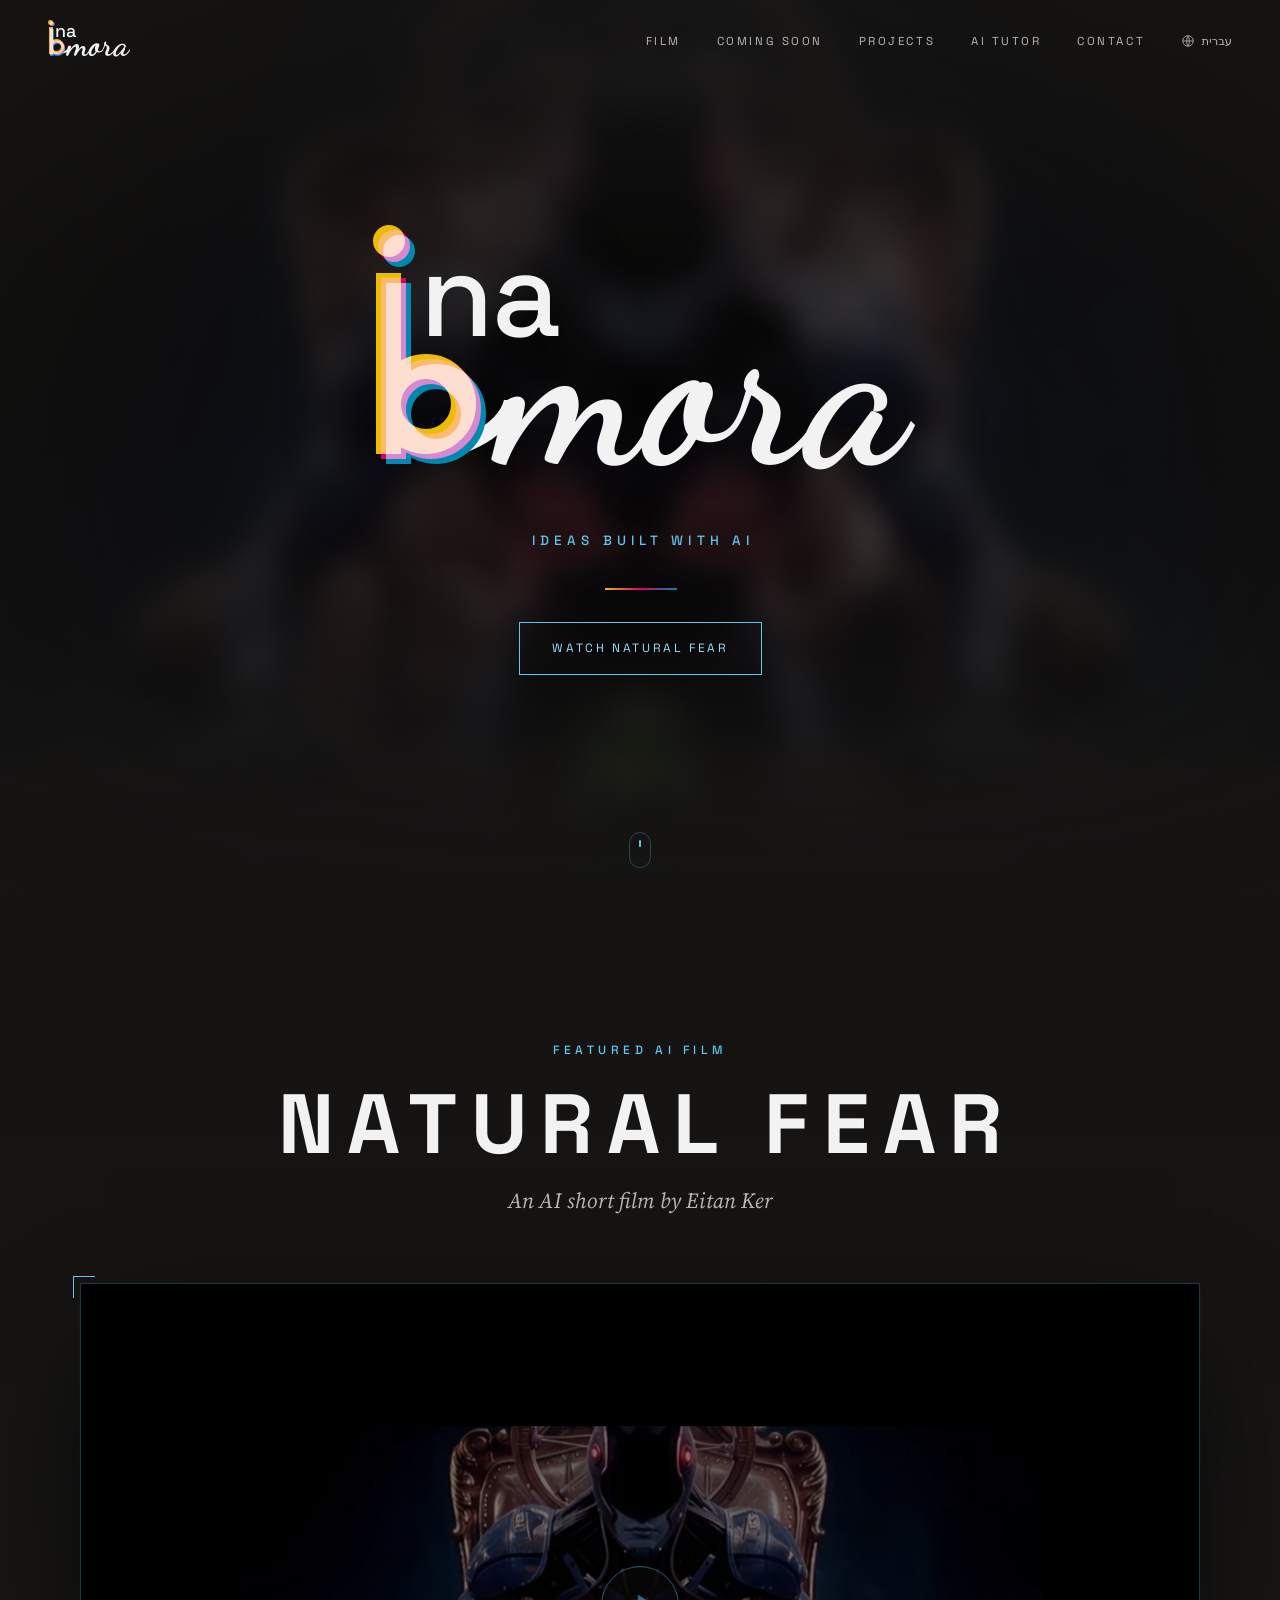
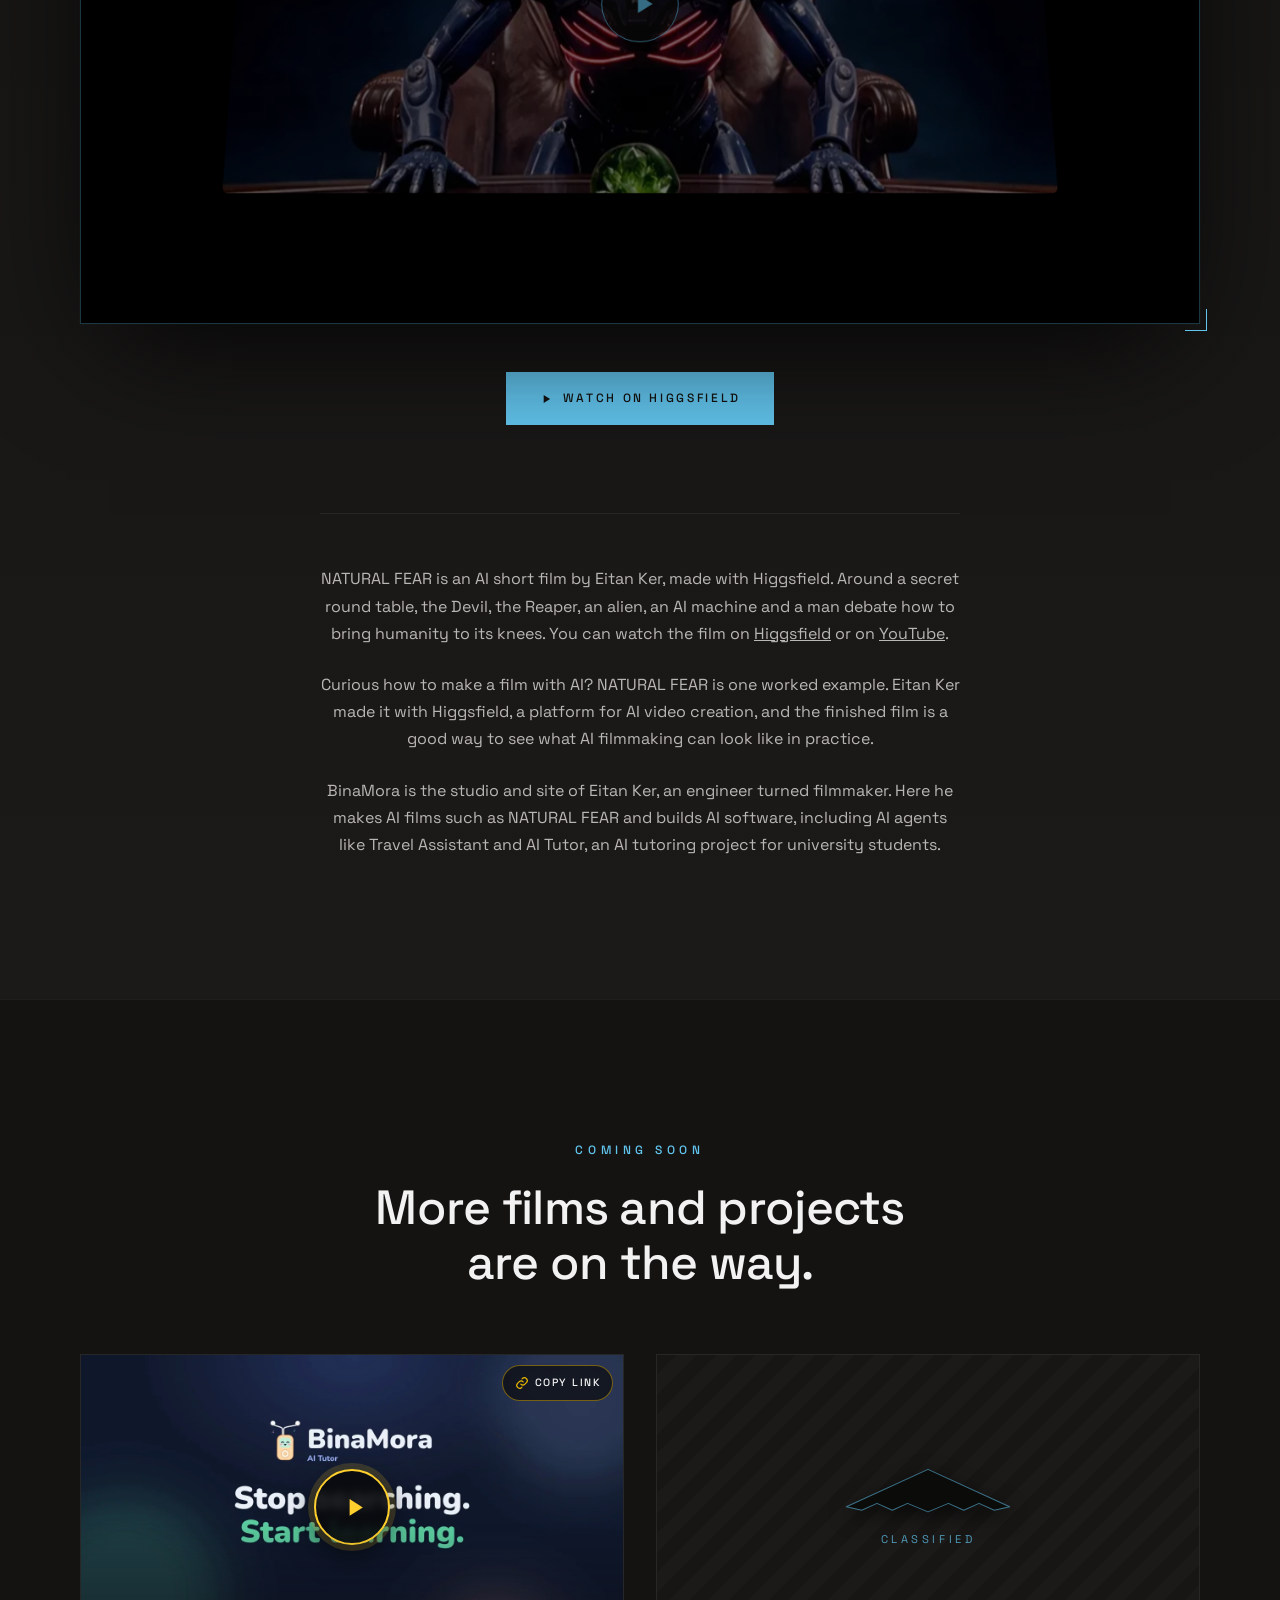
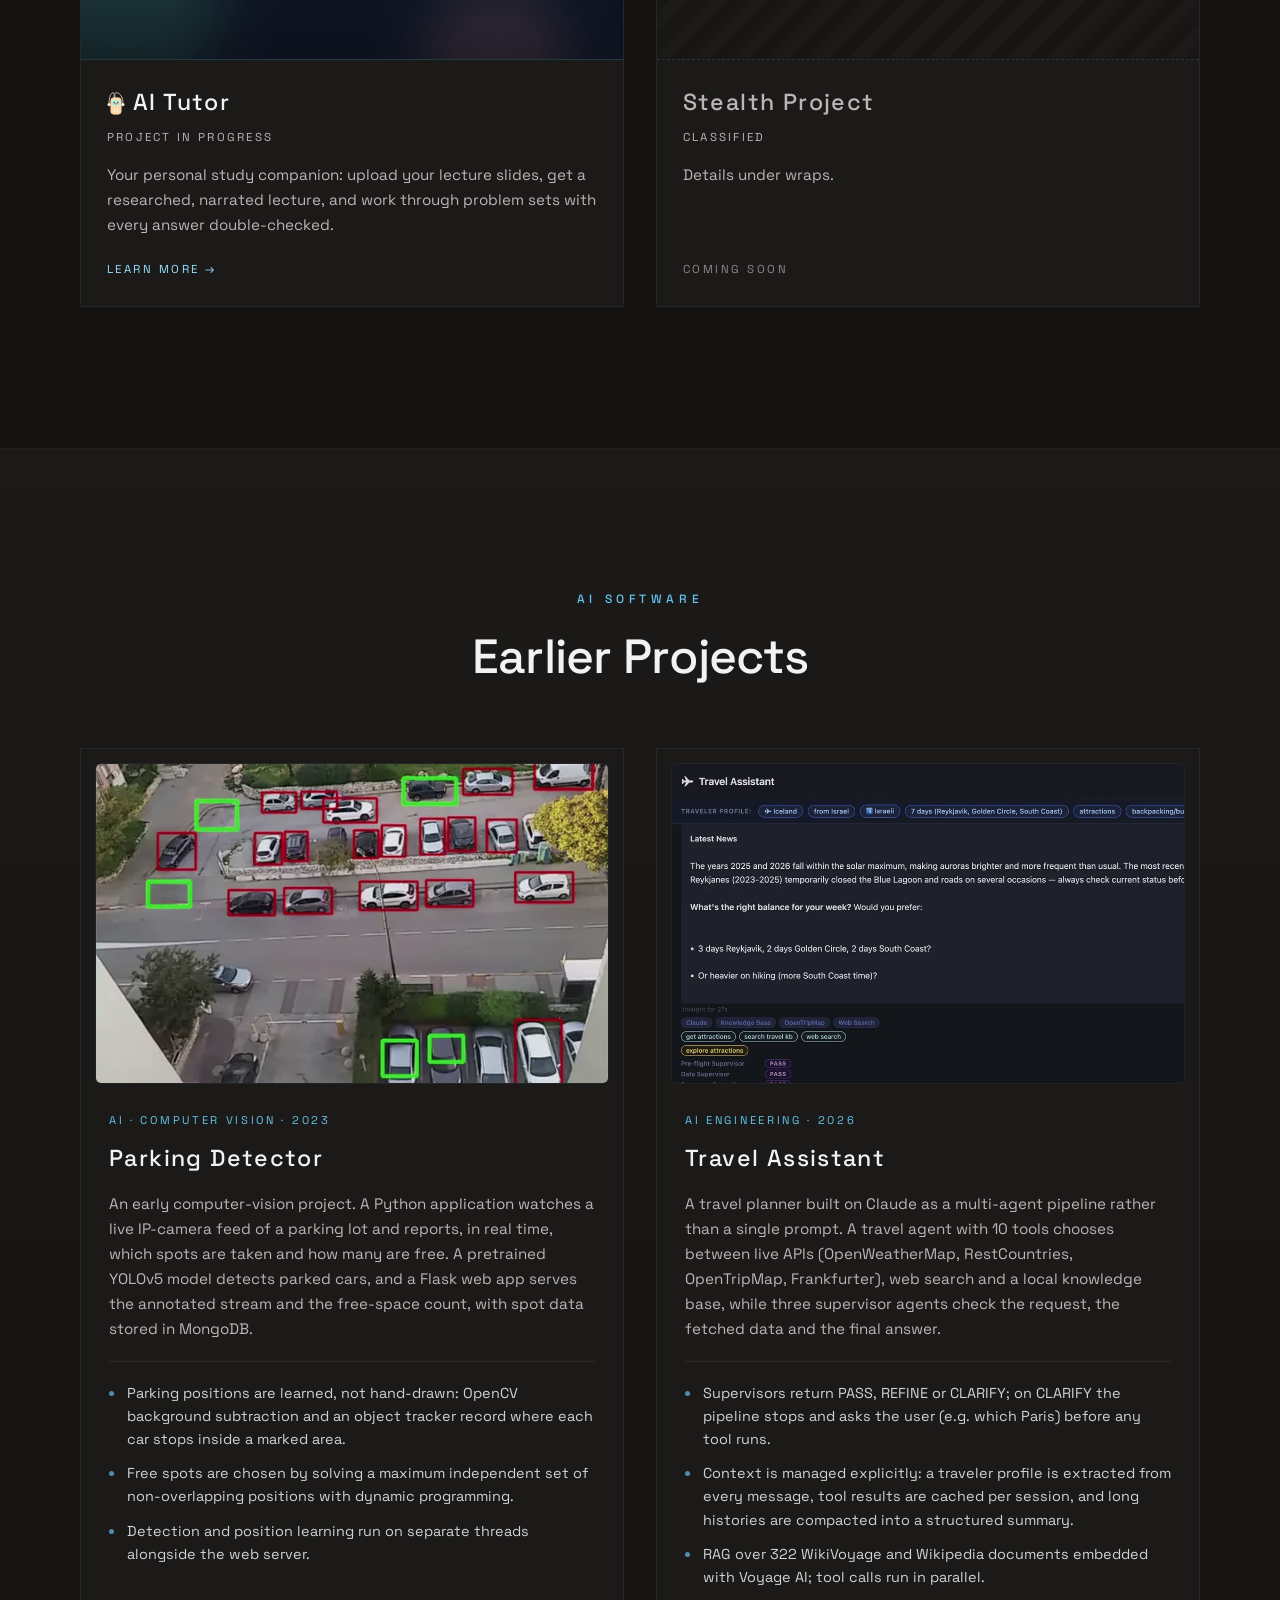
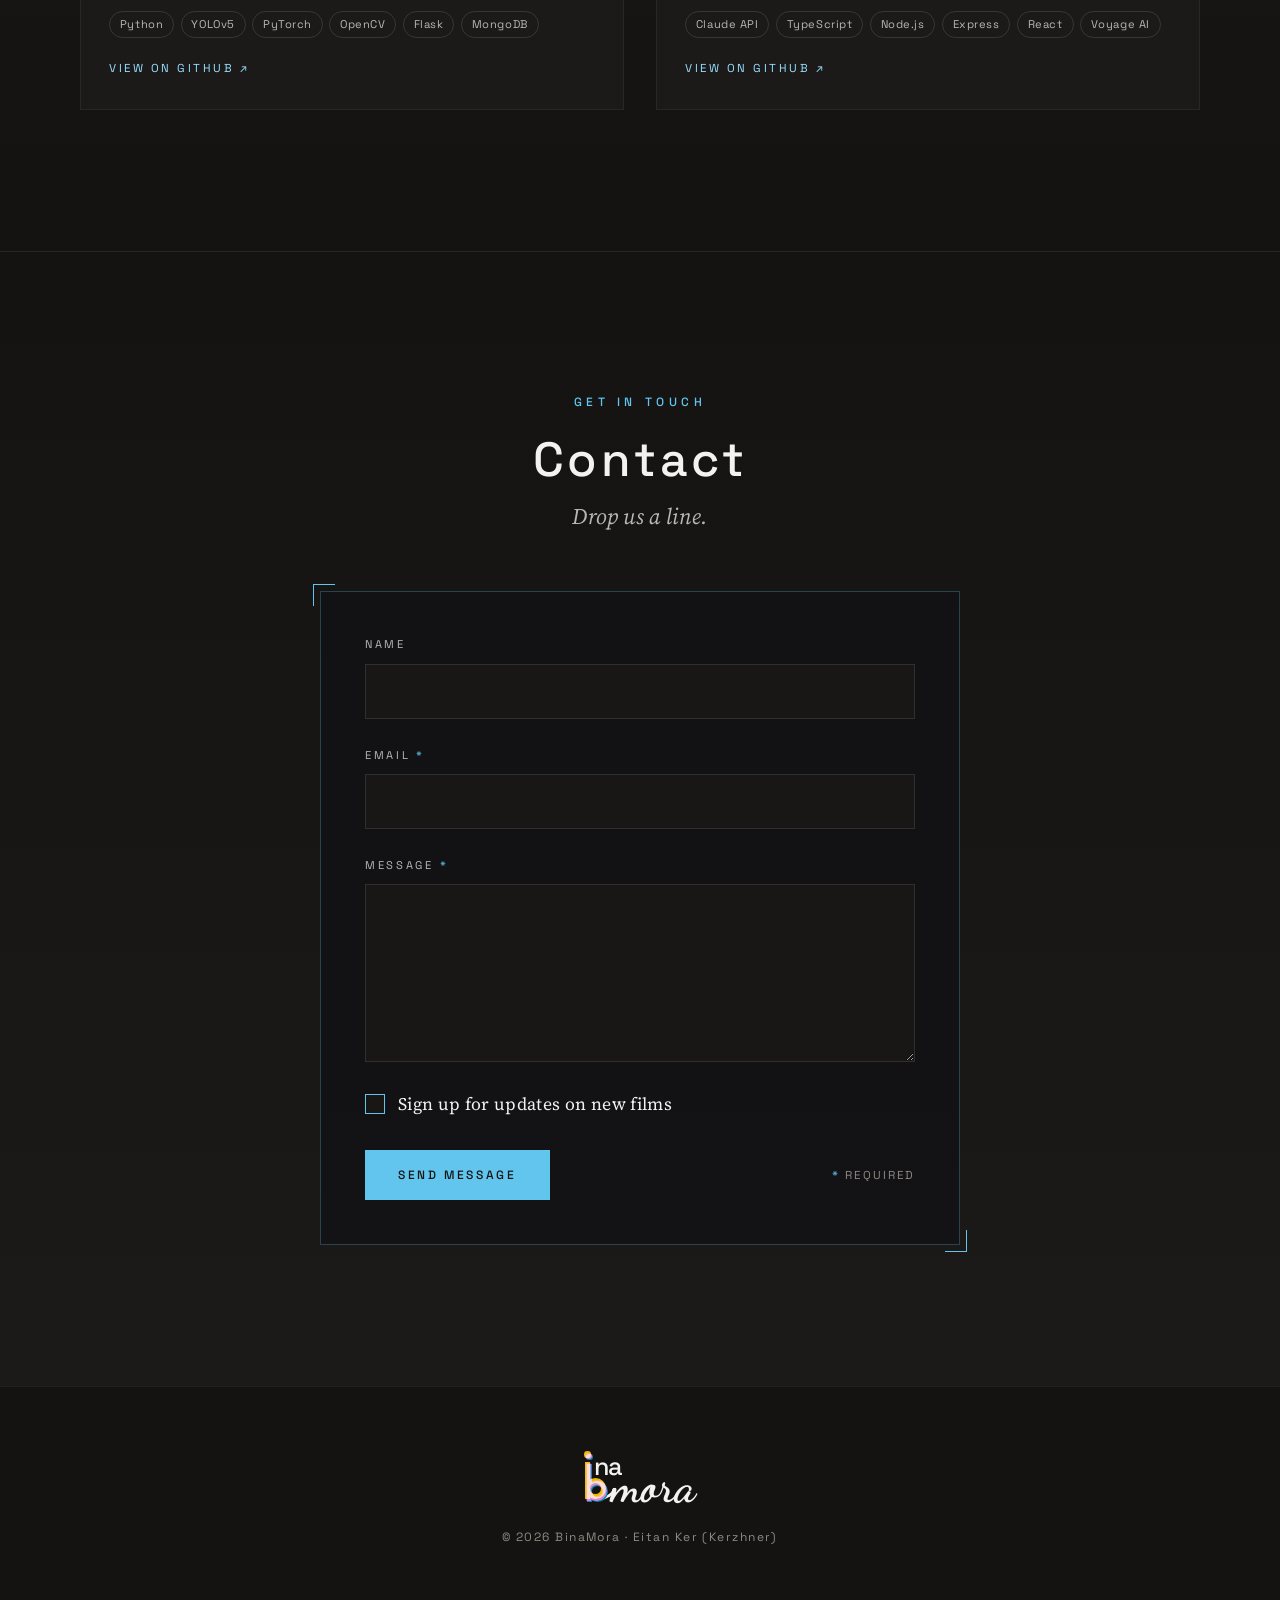
<file: index.html>
<!DOCTYPE html>
<html lang="en">
<head>
  <meta charset="utf-8">
  <meta name="viewport" content="width=device-width, initial-scale=1">
  <title>BinaMora | Ideas built with AI</title>
  <meta name="description" content="BinaMora by Eitan Ker: AI films and software. Watch NATURAL FEAR, an AI short film, and explore AI Tutor and other AI projects.">
  <meta name="author" content="Eitan Ker">
  <meta name="theme-color" content="#141312">
  <link rel="canonical" href="https://binamora.com/">
  <link rel="alternate" hreflang="en" href="https://binamora.com/">
  <link rel="alternate" hreflang="he" href="https://binamora.com/he/">
  <link rel="alternate" hreflang="x-default" href="https://binamora.com/">
  <link rel="icon" href="/favicon.ico" sizes="48x48">
  <link rel="icon" type="image/png" sizes="48x48" href="/assets/icons/favicon-48.png">
  <link rel="icon" type="image/png" sizes="96x96" href="/assets/icons/favicon-96.png">
  <link rel="icon" type="image/png" sizes="192x192" href="/assets/icons/favicon-192.png">
  <link rel="icon" type="image/svg+xml" href="/favicon.svg">
  <link rel="apple-touch-icon" sizes="180x180" href="/apple-touch-icon.png">

  <!-- Open Graph / social -->
  <meta property="og:type" content="website">
  <meta property="og:site_name" content="BinaMora">
  <meta property="og:title" content="BinaMora | Ideas built with AI">
  <meta property="og:description" content="BinaMora by Eitan Ker: AI films and software. Watch NATURAL FEAR, an AI short film, and explore AI Tutor and other AI projects.">
  <meta property="og:url" content="https://binamora.com/">
  <meta property="og:locale" content="en_US">
  <meta property="og:locale:alternate" content="he_IL">
  <meta property="og:image" content="https://binamora.com/assets/og-natural-fear.jpg">
  <meta property="og:image:secure_url" content="https://binamora.com/assets/og-natural-fear.jpg">
  <meta property="og:image:type" content="image/jpeg">
  <meta property="og:image:width" content="1200">
  <meta property="og:image:height" content="630">
  <meta property="og:image:alt" content="Still from NATURAL FEAR, an AI short film by Eitan Ker">
  <meta name="twitter:card" content="summary_large_image">
  <meta name="twitter:title" content="BinaMora | Ideas built with AI">
  <meta name="twitter:description" content="BinaMora by Eitan Ker: AI films and software. Watch NATURAL FEAR, an AI short film, and explore AI Tutor and other AI projects.">
  <meta name="twitter:image" content="https://binamora.com/assets/og-natural-fear.jpg">
  <meta name="twitter:image:alt" content="Still from NATURAL FEAR, an AI short film by Eitan Ker">

  <script type="application/ld+json">
{
  "@context": "https://schema.org",
  "@graph": [
    {
      "@type": "Person",
      "@id": "https://binamora.com/#eitan-ker",
      "name": "Eitan Ker",
      "alternateName": "Eitan Kerzhner",
      "url": "https://binamora.com/",
      "jobTitle": "Filmmaker",
      "sameAs": [
        "https://www.youtube.com/@eitankerzhner1097"
      ]
    },
    {
      "@type": "WebSite",
      "@id": "https://binamora.com/#website",
      "name": "BinaMora",
      "url": "https://binamora.com/",
      "author": {
        "@id": "https://binamora.com/#eitan-ker"
      },
      "publisher": {
        "@id": "https://binamora.com/#org"
      },
      "alternateName": "BinaMora | Ideas built with AI",
      "description": "BinaMora by Eitan Ker: AI films and software. Watch NATURAL FEAR, an AI short film, and explore AI Tutor and other AI projects.",
      "inLanguage": "en"
    },
    {
      "@type": "Organization",
      "@id": "https://binamora.com/#org",
      "name": "BinaMora",
      "url": "https://binamora.com/",
      "logo": {
        "@type": "ImageObject",
        "url": "https://binamora.com/icon-512.png",
        "width": 512,
        "height": 512
      },
      "founder": {
        "@id": "https://binamora.com/#eitan-ker"
      },
      "alternateName": "BinaMora | Ideas built with AI",
      "description": "BinaMora by Eitan Ker: AI films and software. Watch NATURAL FEAR, an AI short film, and explore AI Tutor and other AI projects.",
      "slogan": "Ideas built with AI"
    },
    {
      "@type": "Movie",
      "@id": "https://binamora.com/#natural-fear",
      "name": "NATURAL FEAR",
      "description": "Around a secret round table, the Devil, the Reaper, an alien, an AI machine, and a man debate how to bring humanity to its knees.",
      "url": "https://binamora.com/#film",
      "image": ["https://binamora.com/assets/og-natural-fear.jpg", "https://binamora.com/assets/natural-fear-alien.webp"],
      "director": {
        "@id": "https://binamora.com/#eitan-ker"
      },
      "sameAs": [
        "https://www.youtube.com/watch?v=sox4ZaUPzsg"
      ],
      "video": {
        "@id": "https://binamora.com/#natural-fear-video"
      }
    },
    {
      "@type": "VideoObject",
      "@id": "https://binamora.com/#natural-fear-video",
      "name": "NATURAL FEAR",
      "description": "Around a secret round table, the Devil, the Reaper, an alien, an AI machine, and a man debate how to bring humanity to its knees.",
      "thumbnailUrl": [
        "https://binamora.com/assets/og-natural-fear.jpg",
        "https://binamora.com/assets/natural-fear-alien.webp"
      ],
      "uploadDate": "2026-09-13T09:52:31+00:00",
      "embedUrl": "https://www.youtube.com/embed/sox4ZaUPzsg",
      "url": "https://www.youtube.com/watch?v=sox4ZaUPzsg",
      "creator": {
        "@id": "https://binamora.com/#eitan-ker"
      }
    },
    {
      "@type": "SoftwareSourceCode",
      "@id": "https://binamora.com/#parking-detector",
      "name": "Parking Detector",
      "description": "Real-time parking spot detection with YOLOv5 and OpenCV on a live IP-camera feed, with a Flask web app and MongoDB storage.",
      "codeRepository": "https://github.com/eitan-ker/Parking-Detector",
      "programmingLanguage": "Python",
      "dateCreated": "2023-01-13",
      "image": "https://binamora.com/assets/projects/parking-detector.webp",
      "author": {
        "@id": "https://binamora.com/#eitan-ker"
      }
    },
    {
      "@type": "SoftwareSourceCode",
      "@id": "https://binamora.com/#travel-assistant",
      "name": "Travel Assistant",
      "description": "Multi-agent travel planning assistant built on Claude, with supervisor agents, live API tools, a RAG knowledge base, session memory and history compaction.",
      "codeRepository": "https://github.com/eitan-ker/travel-assistant",
      "programmingLanguage": "TypeScript",
      "dateCreated": "2026-05-31",
      "image": "https://binamora.com/assets/projects/travel-assistant.webp",
      "author": {
        "@id": "https://binamora.com/#eitan-ker"
      }
    }
  ]
}
  </script>

  <link rel="preconnect" href="https://fonts.googleapis.com">
  <link rel="preconnect" href="https://fonts.gstatic.com" crossorigin>
  <link href="https://fonts.googleapis.com/css2?family=Space+Grotesk:wght@400;500;700&family=Source+Serif+4:ital,wght@1,400&display=swap" rel="stylesheet">
  <!-- Logo script face, subset to the four letters it draws -->
  <link href="https://fonts.googleapis.com/css2?family=Dancing+Script:wght@700&text=mora&display=block" rel="stylesheet">
  <link rel="stylesheet" href="styles.css?v=6">
  <link rel="stylesheet" href="assets/bg/bg.css">
</head>
<body>
  <a class="skip" href="#film">Skip to film</a>

  <header class="nav" id="nav">
    <!-- BinaMora logo (lockup "Layers · Dancing Script", reversed for dark backgrounds). Scales with --bm (1px = size 100). -->
    <a class="nav__brand" href="#top" aria-label="BinaMora home"><span class="bm-logo bm-logo--nav"><span class="bm-logo__mark" aria-hidden="true" style="display:inline-flex;align-items:baseline;font-family:'Space Grotesk',sans-serif;line-height:1;font-size:calc(var(--bm)*100);color:#f3f2f2"><span style="position:relative;z-index:1;flex:none;width:calc(var(--bm)*50);height:calc(var(--bm)*114.4);margin-right:calc(var(--bm)*7)"><span style="position:absolute;left:calc(var(--bm)*-2.5);bottom:calc(var(--bm)*2.5);width:calc(var(--bm)*50);height:calc(var(--bm)*90.4);mix-blend-mode:screen"><span style="position:absolute;left:0;bottom:0;width:calc(var(--bm)*12.5);height:calc(var(--bm)*90.4);background:#edbb00"></span><span style="position:absolute;left:0;bottom:0;width:calc(var(--bm)*50);height:calc(var(--bm)*50);border:calc(var(--bm)*12.5) solid #edbb00;border-radius:50%;box-sizing:border-box;background:transparent"></span></span><span style="position:absolute;left:0;bottom:0;width:calc(var(--bm)*50);height:calc(var(--bm)*90.4);mix-blend-mode:screen"><span style="position:absolute;left:0;bottom:0;width:calc(var(--bm)*12.5);height:calc(var(--bm)*90.4);background:#d6006c"></span><span style="position:absolute;left:0;bottom:0;width:calc(var(--bm)*50);height:calc(var(--bm)*50);border:calc(var(--bm)*12.5) solid #d6006c;border-radius:50%;box-sizing:border-box;background:transparent"></span></span><span style="position:absolute;left:calc(var(--bm)*2.5);bottom:calc(var(--bm)*-2.5);width:calc(var(--bm)*50);height:calc(var(--bm)*90.4);mix-blend-mode:screen"><span style="position:absolute;left:0;bottom:0;width:calc(var(--bm)*12.5);height:calc(var(--bm)*90.4);background:#0088b0"></span><span style="position:absolute;left:0;bottom:0;width:calc(var(--bm)*50);height:calc(var(--bm)*50);border:calc(var(--bm)*12.5) solid #0088b0;border-radius:50%;box-sizing:border-box;background:transparent"></span></span><span style="position:absolute;left:calc(var(--bm)*19.5);bottom:calc(var(--bm)*51.76);font-size:calc(var(--bm)*60);font-weight:500;letter-spacing:-0.02em;line-height:1">na</span><span style="position:absolute;left:calc(var(--bm)*-4.25);bottom:calc(var(--bm)*100.9);width:calc(var(--bm)*16);height:calc(var(--bm)*16);border-radius:50%;background:#edbb00;mix-blend-mode:screen"></span><span style="position:absolute;left:calc(var(--bm)*-1.75);bottom:calc(var(--bm)*98.4);width:calc(var(--bm)*16);height:calc(var(--bm)*16);border-radius:50%;background:#d6006c;mix-blend-mode:screen"></span><span style="position:absolute;left:calc(var(--bm)*0.75);bottom:calc(var(--bm)*95.9);width:calc(var(--bm)*16);height:calc(var(--bm)*16);border-radius:50%;background:#0088b0;mix-blend-mode:screen"></span></span><span style="position:relative;display:inline-block;flex:none;width:0;height:calc(var(--bm)*50);z-index:0"><span style="position:absolute;left:calc(var(--bm)*-36);bottom:calc(var(--bm)*-0.4);width:calc(var(--bm)*42);height:calc(var(--bm)*30);border-bottom:calc(var(--bm)*9.375) solid #f3f2f2;border-right:calc(var(--bm)*9.375) solid #f3f2f2;border-radius:0 0 calc(var(--bm)*42) 0 / 0 0 calc(var(--bm)*30) 0;box-sizing:border-box;transform:skewX(-14deg);transform-origin:bottom left"></span></span><span style="font-family:'Dancing Script', cursive;font-size:calc(var(--bm)*110);font-weight:700;line-height:1;color:#f3f2f2;margin-left:calc(var(--bm)*2);position:relative;z-index:0;letter-spacing:0">mora</span></span></span></a>
    <nav class="nav__links" aria-label="Main">
      <a href="#film">Film</a>
      <a href="#coming-soon">Coming Soon</a>
      <a href="#projects">Projects</a>
      <a href="tutor/">AI Tutor</a>
      <a href="#contact">Contact</a>
      <a class="lang-switch" href="/he/" hreflang="he" lang="he" aria-label="עבור לעברית"><svg class="lang-switch__globe" viewBox="0 0 24 24" aria-hidden="true"><circle cx="12" cy="12" r="9"/><path d="M3 12h18M12 3c3 3.5 3 14.5 0 18M12 3c-3 3.5-3 14.5 0 18"/></svg>עברית</a>
    </nav>
  </header>

  <main id="top">
    <!-- ============ HERO ============ -->
    <section class="hero">
      <div class="hero__bg" aria-hidden="true"></div>
      <div class="hero__vignette" aria-hidden="true"></div>
      <div class="grain" aria-hidden="true"></div>
      <div class="hero__content">
        <h1 class="wordmark reveal"><span class="visually-hidden">BinaMora | AI films and software by Eitan Ker</span><span class="bm-logo bm-logo--hero"><span class="bm-logo__mark" aria-hidden="true" style="display:inline-flex;align-items:baseline;font-family:'Space Grotesk',sans-serif;line-height:1;font-size:calc(var(--bm)*100);color:#f3f2f2"><span style="position:relative;z-index:1;flex:none;width:calc(var(--bm)*50);height:calc(var(--bm)*114.4);margin-right:calc(var(--bm)*7)"><span style="position:absolute;left:calc(var(--bm)*-2.5);bottom:calc(var(--bm)*2.5);width:calc(var(--bm)*50);height:calc(var(--bm)*90.4);mix-blend-mode:screen"><span style="position:absolute;left:0;bottom:0;width:calc(var(--bm)*12.5);height:calc(var(--bm)*90.4);background:#edbb00"></span><span style="position:absolute;left:0;bottom:0;width:calc(var(--bm)*50);height:calc(var(--bm)*50);border:calc(var(--bm)*12.5) solid #edbb00;border-radius:50%;box-sizing:border-box;background:transparent"></span></span><span style="position:absolute;left:0;bottom:0;width:calc(var(--bm)*50);height:calc(var(--bm)*90.4);mix-blend-mode:screen"><span style="position:absolute;left:0;bottom:0;width:calc(var(--bm)*12.5);height:calc(var(--bm)*90.4);background:#d6006c"></span><span style="position:absolute;left:0;bottom:0;width:calc(var(--bm)*50);height:calc(var(--bm)*50);border:calc(var(--bm)*12.5) solid #d6006c;border-radius:50%;box-sizing:border-box;background:transparent"></span></span><span style="position:absolute;left:calc(var(--bm)*2.5);bottom:calc(var(--bm)*-2.5);width:calc(var(--bm)*50);height:calc(var(--bm)*90.4);mix-blend-mode:screen"><span style="position:absolute;left:0;bottom:0;width:calc(var(--bm)*12.5);height:calc(var(--bm)*90.4);background:#0088b0"></span><span style="position:absolute;left:0;bottom:0;width:calc(var(--bm)*50);height:calc(var(--bm)*50);border:calc(var(--bm)*12.5) solid #0088b0;border-radius:50%;box-sizing:border-box;background:transparent"></span></span><span style="position:absolute;left:calc(var(--bm)*19.5);bottom:calc(var(--bm)*51.76);font-size:calc(var(--bm)*60);font-weight:500;letter-spacing:-0.02em;line-height:1">na</span><span style="position:absolute;left:calc(var(--bm)*-4.25);bottom:calc(var(--bm)*100.9);width:calc(var(--bm)*16);height:calc(var(--bm)*16);border-radius:50%;background:#edbb00;mix-blend-mode:screen"></span><span style="position:absolute;left:calc(var(--bm)*-1.75);bottom:calc(var(--bm)*98.4);width:calc(var(--bm)*16);height:calc(var(--bm)*16);border-radius:50%;background:#d6006c;mix-blend-mode:screen"></span><span style="position:absolute;left:calc(var(--bm)*0.75);bottom:calc(var(--bm)*95.9);width:calc(var(--bm)*16);height:calc(var(--bm)*16);border-radius:50%;background:#0088b0;mix-blend-mode:screen"></span></span><span style="position:relative;display:inline-block;flex:none;width:0;height:calc(var(--bm)*50);z-index:0"><span style="position:absolute;left:calc(var(--bm)*-36);bottom:calc(var(--bm)*-0.4);width:calc(var(--bm)*42);height:calc(var(--bm)*30);border-bottom:calc(var(--bm)*9.375) solid #f3f2f2;border-right:calc(var(--bm)*9.375) solid #f3f2f2;border-radius:0 0 calc(var(--bm)*42) 0 / 0 0 calc(var(--bm)*30) 0;box-sizing:border-box;transform:skewX(-14deg);transform-origin:bottom left"></span></span><span style="font-family:'Dancing Script', cursive;font-size:calc(var(--bm)*110);font-weight:700;line-height:1;color:#f3f2f2;margin-left:calc(var(--bm)*2);position:relative;z-index:0;letter-spacing:0">mora</span></span></span></h1>
        <p class="eyebrow hero__tagline reveal">Ideas built with AI</p>
        <div class="rule reveal" aria-hidden="true"></div>
        <a class="btn btn--ghost reveal" href="#film">Watch Natural Fear</a>
      </div>
      <a class="scroll-cue" href="#film" aria-label="Scroll to featured film"><span></span></a>
    </section>

    <!-- ============ FEATURED FILM ============ -->
    <section class="section film" id="film">
      <div class="container">
        <p class="eyebrow reveal">Featured AI Film</p>
        <h2 class="film__title reveal">NATURAL FEAR</h2>
        <p class="film__meta reveal">An AI short film by Eitan Ker</p>

        <div class="video reveal">
          <a class="video__frame video__poster" href="https://higgsfield.ai/@heytank/projects/natural-fear" target="_blank" rel="noopener" aria-label="Watch NATURAL FEAR on Higgsfield">
            <img src="assets/natural-fear-alien.webp" alt="Still from NATURAL FEAR, a short film by Eitan Ker" width="1133" height="638" loading="lazy">
            <span class="video__play" aria-hidden="true"><svg viewBox="0 0 24 24"><path d="M8 5v14l11-7z"/></svg></span>
          </a>
        </div>
        <div class="film__actions reveal">
          <a class="btn btn--solid" href="https://higgsfield.ai/@heytank/projects/natural-fear" target="_blank" rel="noopener">
            <svg viewBox="0 0 24 24" aria-hidden="true"><path d="M8 5v14l11-7z"/></svg>
            Watch on Higgsfield
          </a>
        </div>

        <div class="container film__actions contact__inner">
          <p class="project__desc reveal">NATURAL FEAR is an AI short film by Eitan Ker, made with Higgsfield. Around a secret round table, the Devil, the Reaper, an alien, an AI machine and a man debate how to bring humanity to its knees. You can watch the film on <a href="https://higgsfield.ai/@heytank/projects/natural-fear" target="_blank" rel="noopener">Higgsfield</a> or on <a href="https://www.youtube.com/watch?v=sox4ZaUPzsg" target="_blank" rel="noopener">YouTube</a>.</p>
          <p class="project__desc reveal">Curious how to make a film with AI? NATURAL FEAR is one worked example. Eitan Ker made it with Higgsfield, a platform for AI video creation, and the finished film is a good way to see what AI filmmaking can look like in practice.</p>
          <p class="project__desc reveal">BinaMora is the studio and site of Eitan Ker, an engineer turned filmmaker. Here he makes AI films such as NATURAL FEAR and builds AI software, including AI agents like Travel Assistant and AI Tutor, an AI tutoring project for university students.</p>
        </div>
      </div>
    </section>


    <!-- ============ COMING SOON / FILMS GRID ============ -->
    <section class="section soon" id="coming-soon">
      <div class="container">
        <p class="eyebrow reveal">Coming Soon</p>
        <h2 class="section__title reveal">More films and projects are on the way.</h2>

        <!--
          FILMS GRID
          To add a film, copy one <article class="card"> block below and edit it.
          - Released film: use class="card", set the thumbnail URL
            (a local still in assets/, e.g. assets/film-still.webp), title, line and link.
          - Placeholder: use class="card card--placeholder" (no image needed).
          The grid automatically reflows (1 column on mobile, up to 3 on desktop).
        -->
        <div class="films-grid">


          <!-- Project card: AI TUTOR -->
          <article class="card card--project card--video reveal" id="tutor">
            <div class="card__media card__video" id="tutor-video">
              <video class="card__vid" src="assets/video/tutor-promo-en.mp4" poster="assets/video/tutor-promo-en-poster.webp?v=2" preload="metadata" playsinline width="1920" height="1080" aria-label="AI Tutor"></video>
              <button class="card__copy" type="button" aria-label="Copy link to the video" data-done="Copied ✓"><svg viewBox="0 0 24 24" aria-hidden="true"><path d="M10 14a5 5 0 0 0 7 0l3-3a5 5 0 0 0-7-7l-1 1"/><path d="M14 10a5 5 0 0 0-7 0l-3 3a5 5 0 0 0 7 7l1-1"/></svg><span class="card__copy-txt">Copy link</span></button>
              <button class="card__play" type="button" aria-label="Play video"><svg viewBox="0 0 24 24" aria-hidden="true"><path d="M8 5v14l11-7z"/></svg></button>
            </div>
            <a class="card__link" href="tutor/">
              <div class="card__body">
                <h3 class="card__title card__title--icon"><img class="card__icon" src="assets/icons/ai-tutor-bot.svg" alt="" aria-hidden="true" width="15" height="20"><span>AI Tutor</span></h3>
                <p class="card__line">Project in progress</p>
                <p class="card__desc">Your personal study companion: upload your lecture slides, get a researched, narrated lecture, and work through problem sets with every answer double-checked.</p>
                <span class="card__cta">Learn more <span aria-hidden="true">&rarr;</span></span>
              </div>
            </a>
          </article>

          <!-- Placeholder card: STEALTH PROJECT -->
          <article class="card card--placeholder card--stealth reveal">
            <div class="card__media">
              <svg class="card__stealth" viewBox="0 0 200 60" aria-hidden="true"><path d="M100 4 L196 48 L178 52 L160 44 L142 52 L124 44 L100 54 L76 44 L58 52 L40 44 L22 52 L4 48 Z"/></svg>
              <span>Classified</span>
            </div>
            <div class="card__body">
              <h3 class="card__title">Stealth Project</h3>
              <p class="card__line">Classified</p>
              <p class="card__desc">Details under wraps.</p>
              <p class="card__foot">Coming soon</p>
            </div>
          </article>

          <!-- ADD NEW FILM CARDS ABOVE THIS LINE -->
        </div>
      </div>
    </section>

    <!-- ============ EARLIER PROJECTS ============ -->
    <section class="section projects" id="projects" aria-labelledby="projects-title">
      <div class="container">
        <p class="eyebrow reveal">AI Software</p>
        <h2 class="section__title reveal" id="projects-title">Earlier Projects</h2>

        <div class="projects-grid">

          <!-- Project: PARKING DETECTOR -->
          <article class="card project reveal">
            <a class="card__link" href="https://github.com/eitan-ker/Parking-Detector" target="_blank" rel="noopener">
              <div class="project__media project__media--parking">
                <img src="assets/projects/parking-detector-feed.webp" alt="Parking Detector camera feed: occupied parking spots boxed in red by the YOLOv5 model, free spots boxed in green" width="960" height="600" loading="lazy">
              </div>
              <div class="card__body project__body">
                <p class="project__tag">AI · Computer Vision · 2023</p>
                <h3 class="card__title">Parking Detector</h3>
                <p class="project__desc">An early computer-vision project. A Python application watches a live IP-camera feed of a parking lot and reports, in real time, which spots are taken and how many are free. A pretrained YOLOv5 model detects parked cars, and a Flask web app serves the annotated stream and the free-space count, with spot data stored in MongoDB.</p>
                <ul class="project__points">
                  <li>Parking positions are learned, not hand-drawn: OpenCV background subtraction and an object tracker record where each car stops inside a marked area.</li>
                  <li>Free spots are chosen by solving a maximum independent set of non-overlapping positions with dynamic programming.</li>
                  <li>Detection and position learning run on separate threads alongside the web server.</li>
                </ul>
                <ul class="project__chips" aria-label="Tech stack">
                  <li>Python</li><li>YOLOv5</li><li>PyTorch</li><li>OpenCV</li><li>Flask</li><li>MongoDB</li>
                </ul>
                <span class="project__cta">View on GitHub <span aria-hidden="true">↗</span></span>
              </div>
            </a>
          </article>

          <!-- Project: TRAVEL ASSISTANT -->
          <article class="card project reveal">
            <a class="card__link" href="https://github.com/eitan-ker/travel-assistant" target="_blank" rel="noopener">
              <div class="project__media project__media--travel">
                <img src="assets/projects/travel-assistant.webp" alt="Travel Assistant chat interface showing a traveler profile, an Iceland trip answer, data-source tags and supervisor PASS badges" width="1200" height="600" loading="lazy">
              </div>
              <div class="card__body project__body">
                <p class="project__tag">AI Engineering · 2026</p>
                <h3 class="card__title">Travel Assistant</h3>
                <p class="project__desc">A travel planner built on Claude as a multi-agent pipeline rather than a single prompt. A travel agent with 10 tools chooses between live APIs (OpenWeatherMap, RestCountries, OpenTripMap, Frankfurter), web search and a local knowledge base, while three supervisor agents check the request, the fetched data and the final answer.</p>
                <ul class="project__points">
                  <li>Supervisors return PASS, REFINE or CLARIFY; on CLARIFY the pipeline stops and asks the user (e.g. which Paris) before any tool runs.</li>
                  <li>Context is managed explicitly: a traveler profile is extracted from every message, tool results are cached per session, and long histories are compacted into a structured summary.</li>
                  <li>RAG over 322 WikiVoyage and Wikipedia documents embedded with Voyage AI; tool calls run in parallel.</li>
                </ul>
                <ul class="project__chips" aria-label="Tech stack">
                  <li>Claude API</li><li>TypeScript</li><li>Node.js</li><li>Express</li><li>React</li><li>Voyage AI</li>
                </ul>
                <span class="project__cta">View on GitHub <span aria-hidden="true">↗</span></span>
              </div>
            </a>
          </article>

        </div>
      </div>
    </section>

    <!-- ============ CONTACT ============ -->
    <section class="section contact" id="contact" aria-labelledby="contact-title">
      <div class="container contact__inner">
        <p class="eyebrow reveal">Get in Touch</p>
        <h2 class="section__title contact__title reveal" id="contact-title">Contact</h2>
        <p class="contact__lede reveal">Drop us a line.</p>

        <!--
          Contact form — delivered by FormSubmit (https://formsubmit.co) to eizzker@gmail.com.
          With JS: main.js posts JSON to the AJAX endpoint and shows an inline status message.
          Without JS: the browser does a normal POST to the action URL below.
        -->
        <form class="contact-form reveal" id="contact-form"
              action="https://formsubmit.co/eizzker@gmail.com" method="POST"
              data-ajax="https://formsubmit.co/ajax/eizzker@gmail.com" novalidate>
          <input type="hidden" name="_subject" value="[BINAMORA] - New message from binamora.com">
          <input type="hidden" name="_template" value="table">
          <input type="hidden" name="_captcha" value="false">
          <!-- Honeypot: humans never see or fill this -->
          <div class="contact-form__hp" aria-hidden="true">
            <label for="cf-honey">Leave this field empty</label>
            <input type="text" id="cf-honey" name="_honey" tabindex="-1" autocomplete="off">
          </div>

          <div class="field">
            <label for="cf-name">Name</label>
            <input type="text" id="cf-name" name="name" autocomplete="name" maxlength="120">
          </div>

          <div class="field">
            <label for="cf-email">Email <span class="req" aria-hidden="true">*</span></label>
            <input type="email" id="cf-email" name="email" autocomplete="email" required aria-required="true" aria-describedby="cf-email-err">
            <p class="field__error" id="cf-email-err" hidden></p>
          </div>

          <div class="field">
            <label for="cf-message">Message <span class="req" aria-hidden="true">*</span></label>
            <textarea id="cf-message" name="message" rows="6" required aria-required="true" aria-describedby="cf-message-err"></textarea>
            <p class="field__error" id="cf-message-err" hidden></p>
          </div>

          <div class="field field--check">
            <input type="checkbox" id="cf-updates" name="Updates signup" value="Yes">
            <label for="cf-updates">Sign up for updates on new films</label>
          </div>

          <div class="contact-form__actions">
            <button type="submit" class="btn btn--solid contact-form__submit">Send Message</button>
            <p class="contact-form__note"><span aria-hidden="true">*</span> Required</p>
          </div>

          <p class="contact-form__status" id="cf-status" role="status" aria-live="polite" tabindex="-1" hidden></p>
        </form>
      </div>
    </section>
  </main>

  <footer class="footer">
    <div class="footer__brand"><span class="visually-hidden">BinaMora</span><span class="bm-logo bm-logo--footer"><span class="bm-logo__mark" aria-hidden="true" style="display:inline-flex;align-items:baseline;font-family:'Space Grotesk',sans-serif;line-height:1;font-size:calc(var(--bm)*100);color:#f3f2f2"><span style="position:relative;z-index:1;flex:none;width:calc(var(--bm)*50);height:calc(var(--bm)*114.4);margin-right:calc(var(--bm)*7)"><span style="position:absolute;left:calc(var(--bm)*-2.5);bottom:calc(var(--bm)*2.5);width:calc(var(--bm)*50);height:calc(var(--bm)*90.4);mix-blend-mode:screen"><span style="position:absolute;left:0;bottom:0;width:calc(var(--bm)*12.5);height:calc(var(--bm)*90.4);background:#edbb00"></span><span style="position:absolute;left:0;bottom:0;width:calc(var(--bm)*50);height:calc(var(--bm)*50);border:calc(var(--bm)*12.5) solid #edbb00;border-radius:50%;box-sizing:border-box;background:transparent"></span></span><span style="position:absolute;left:0;bottom:0;width:calc(var(--bm)*50);height:calc(var(--bm)*90.4);mix-blend-mode:screen"><span style="position:absolute;left:0;bottom:0;width:calc(var(--bm)*12.5);height:calc(var(--bm)*90.4);background:#d6006c"></span><span style="position:absolute;left:0;bottom:0;width:calc(var(--bm)*50);height:calc(var(--bm)*50);border:calc(var(--bm)*12.5) solid #d6006c;border-radius:50%;box-sizing:border-box;background:transparent"></span></span><span style="position:absolute;left:calc(var(--bm)*2.5);bottom:calc(var(--bm)*-2.5);width:calc(var(--bm)*50);height:calc(var(--bm)*90.4);mix-blend-mode:screen"><span style="position:absolute;left:0;bottom:0;width:calc(var(--bm)*12.5);height:calc(var(--bm)*90.4);background:#0088b0"></span><span style="position:absolute;left:0;bottom:0;width:calc(var(--bm)*50);height:calc(var(--bm)*50);border:calc(var(--bm)*12.5) solid #0088b0;border-radius:50%;box-sizing:border-box;background:transparent"></span></span><span style="position:absolute;left:calc(var(--bm)*19.5);bottom:calc(var(--bm)*51.76);font-size:calc(var(--bm)*60);font-weight:500;letter-spacing:-0.02em;line-height:1">na</span><span style="position:absolute;left:calc(var(--bm)*-4.25);bottom:calc(var(--bm)*100.9);width:calc(var(--bm)*16);height:calc(var(--bm)*16);border-radius:50%;background:#edbb00;mix-blend-mode:screen"></span><span style="position:absolute;left:calc(var(--bm)*-1.75);bottom:calc(var(--bm)*98.4);width:calc(var(--bm)*16);height:calc(var(--bm)*16);border-radius:50%;background:#d6006c;mix-blend-mode:screen"></span><span style="position:absolute;left:calc(var(--bm)*0.75);bottom:calc(var(--bm)*95.9);width:calc(var(--bm)*16);height:calc(var(--bm)*16);border-radius:50%;background:#0088b0;mix-blend-mode:screen"></span></span><span style="position:relative;display:inline-block;flex:none;width:0;height:calc(var(--bm)*50);z-index:0"><span style="position:absolute;left:calc(var(--bm)*-36);bottom:calc(var(--bm)*-0.4);width:calc(var(--bm)*42);height:calc(var(--bm)*30);border-bottom:calc(var(--bm)*9.375) solid #f3f2f2;border-right:calc(var(--bm)*9.375) solid #f3f2f2;border-radius:0 0 calc(var(--bm)*42) 0 / 0 0 calc(var(--bm)*30) 0;box-sizing:border-box;transform:skewX(-14deg);transform-origin:bottom left"></span></span><span style="font-family:'Dancing Script', cursive;font-size:calc(var(--bm)*110);font-weight:700;line-height:1;color:#f3f2f2;margin-left:calc(var(--bm)*2);position:relative;z-index:0;letter-spacing:0">mora</span></span></span></div>
    <p class="footer__copy">© 2026 BinaMora · Eitan Ker (Kerzhner)</p>
  </footer>

  <script src="main.js?v=7" defer></script>
  <script src="assets/bg/bg.js?v=7" defer></script>
<!-- Cloudflare Web Analytics --><script defer src='https://static.cloudflareinsights.com/beacon.min.js' data-cf-beacon='{"token": "05b15c5d7b0f4cefab8ba37933cc589b"}'></script><!-- End Cloudflare Web Analytics -->
</body>
</html>
</file>
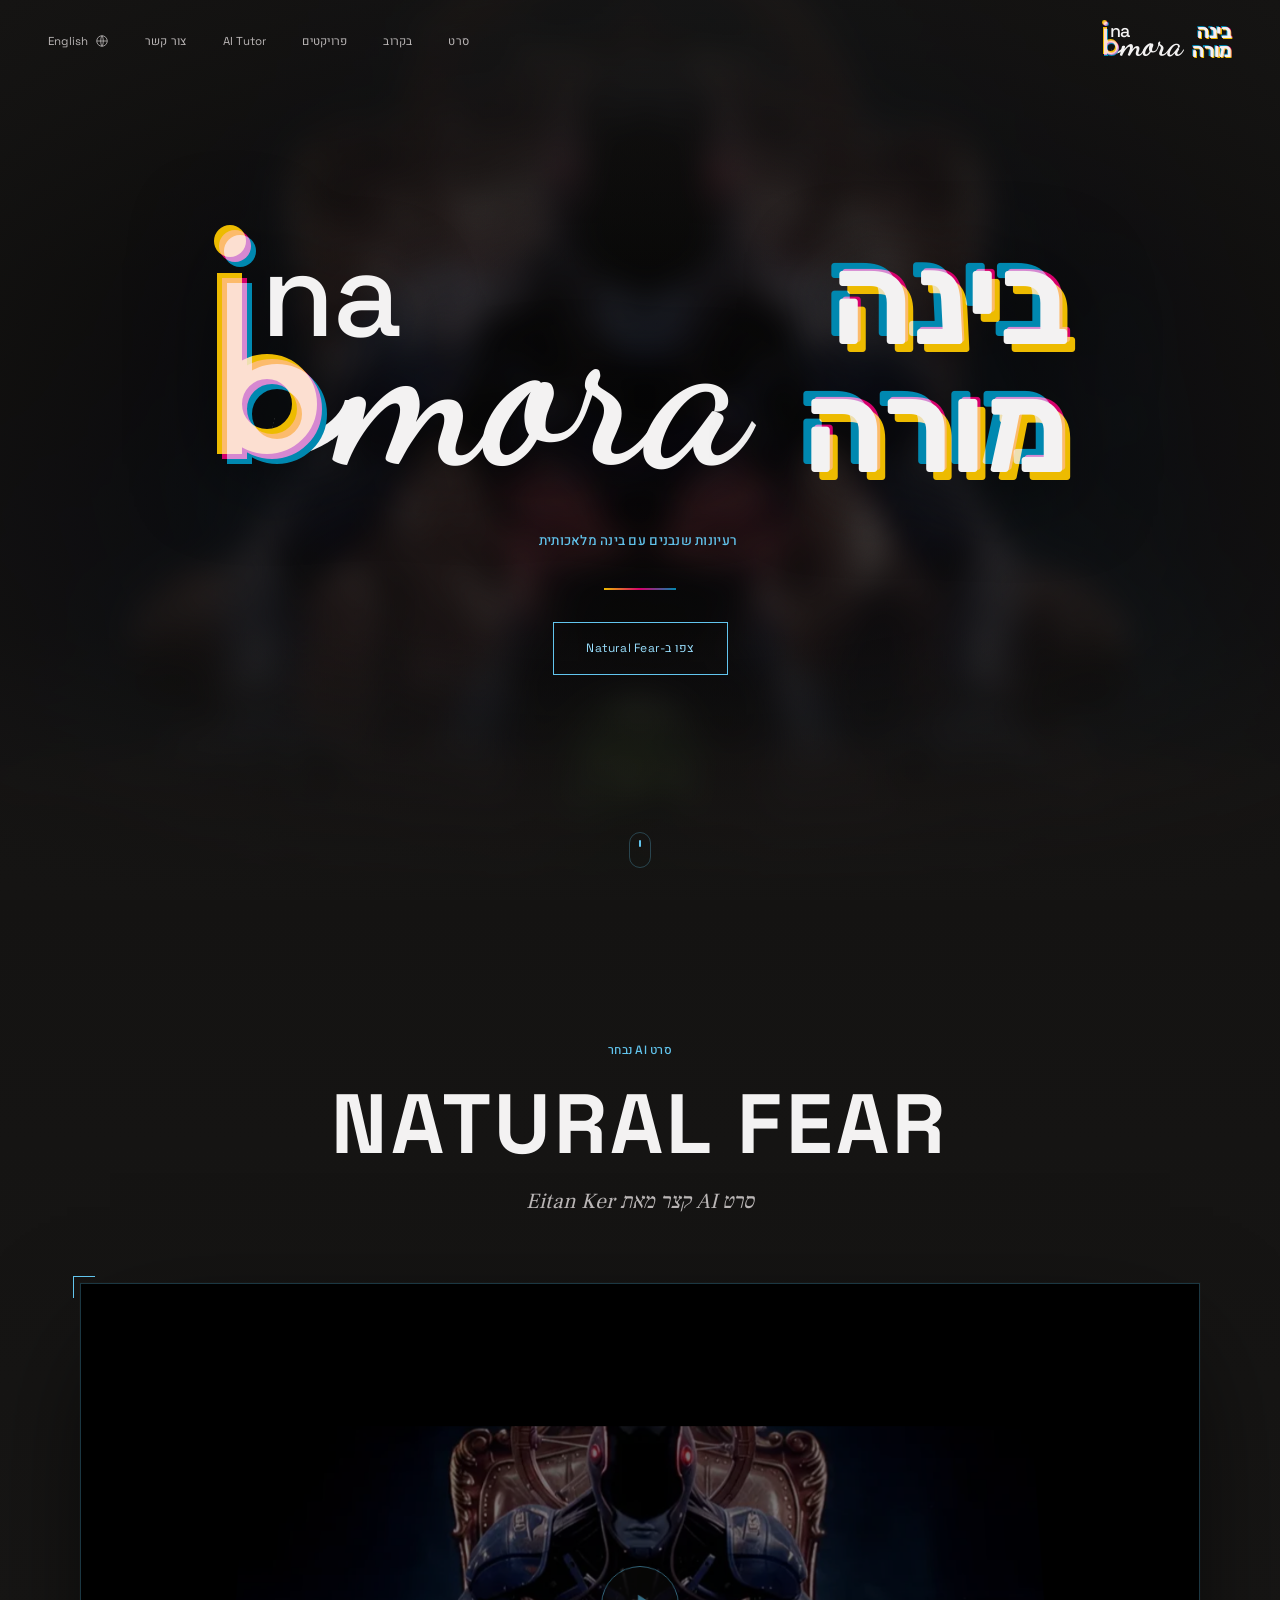
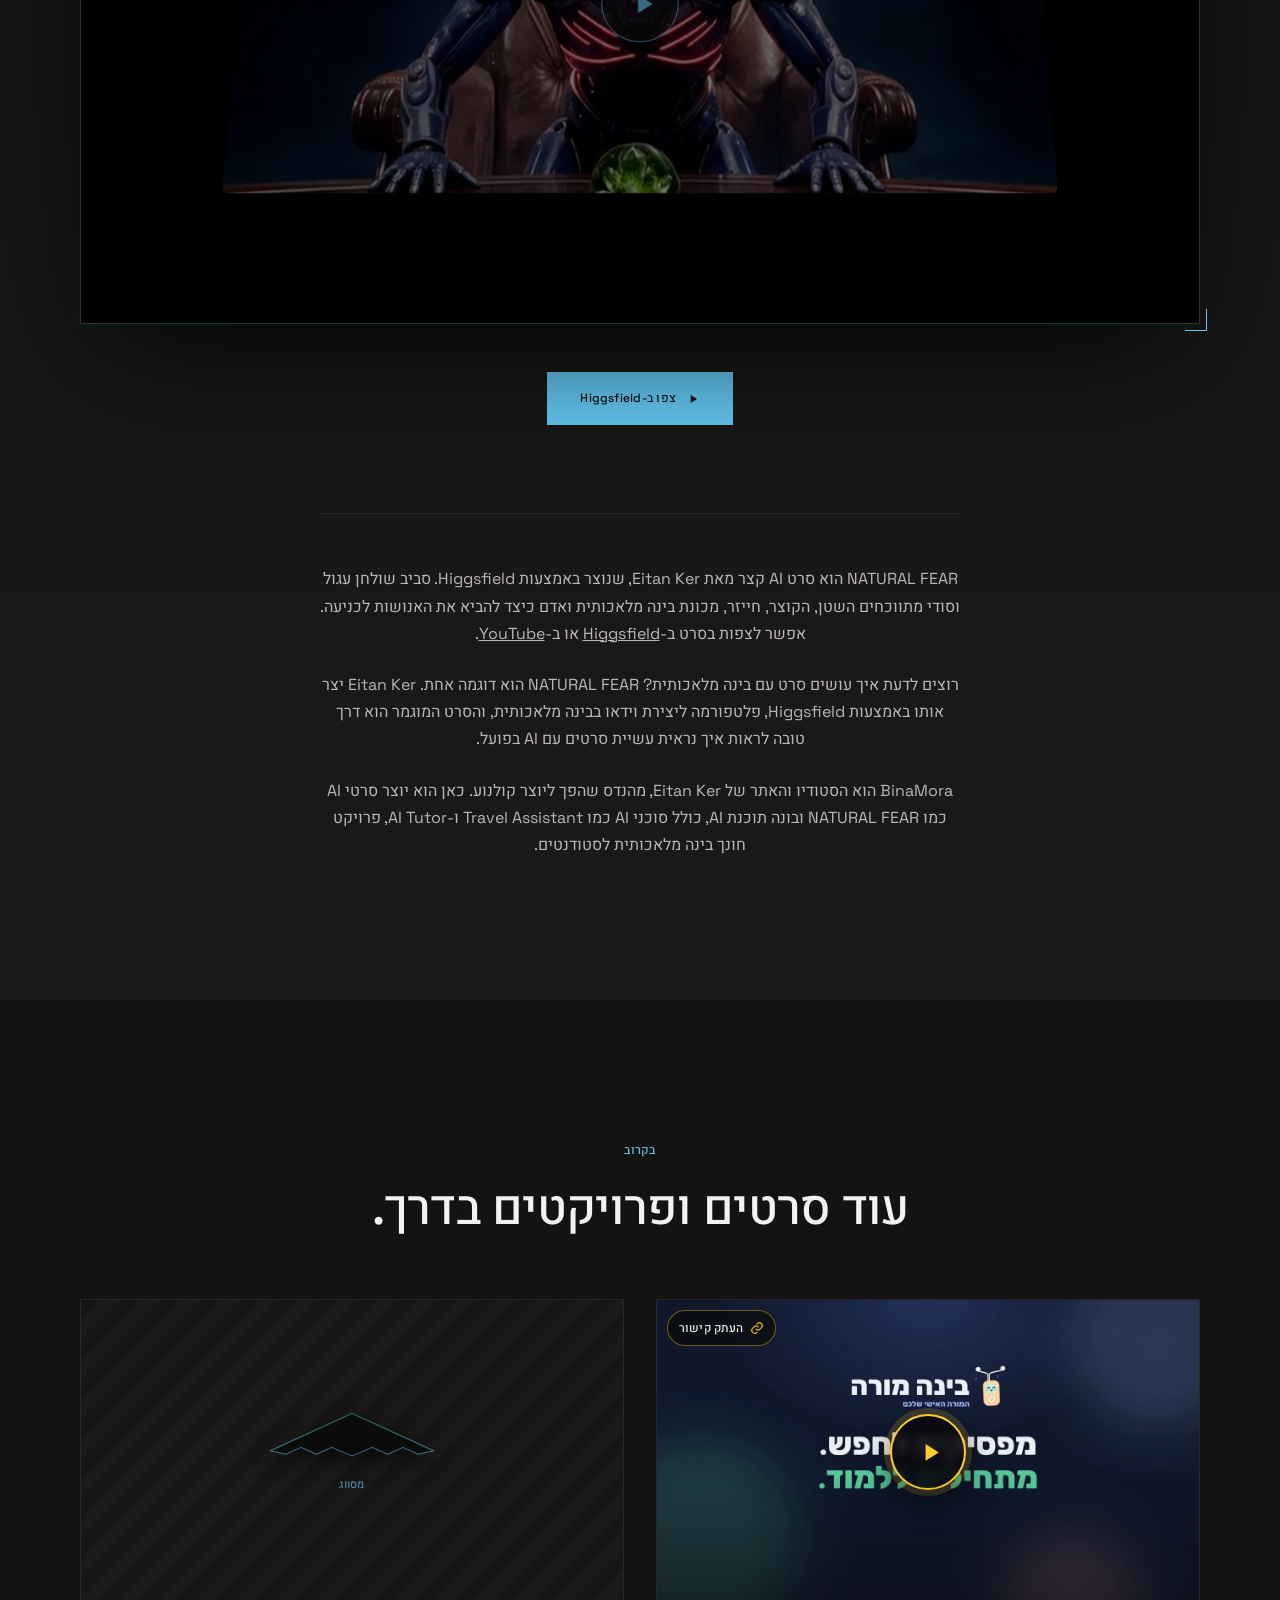
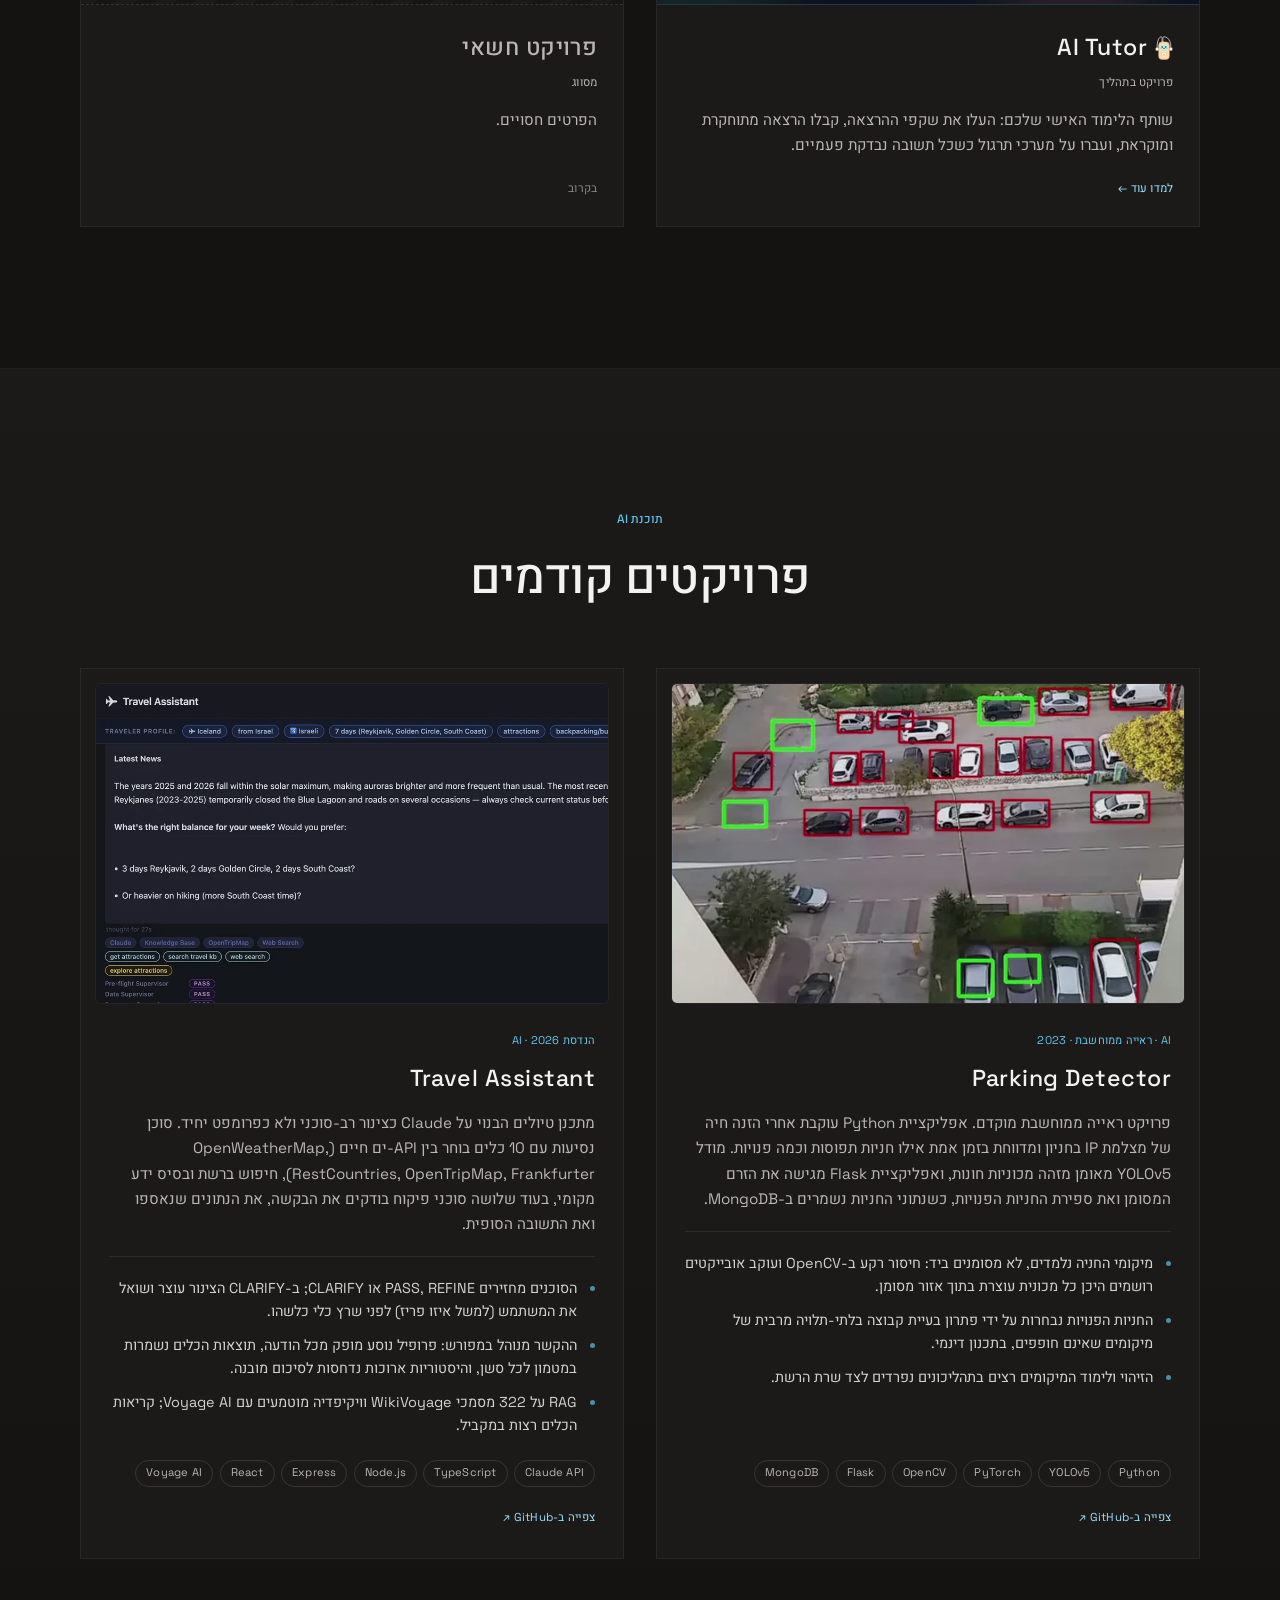
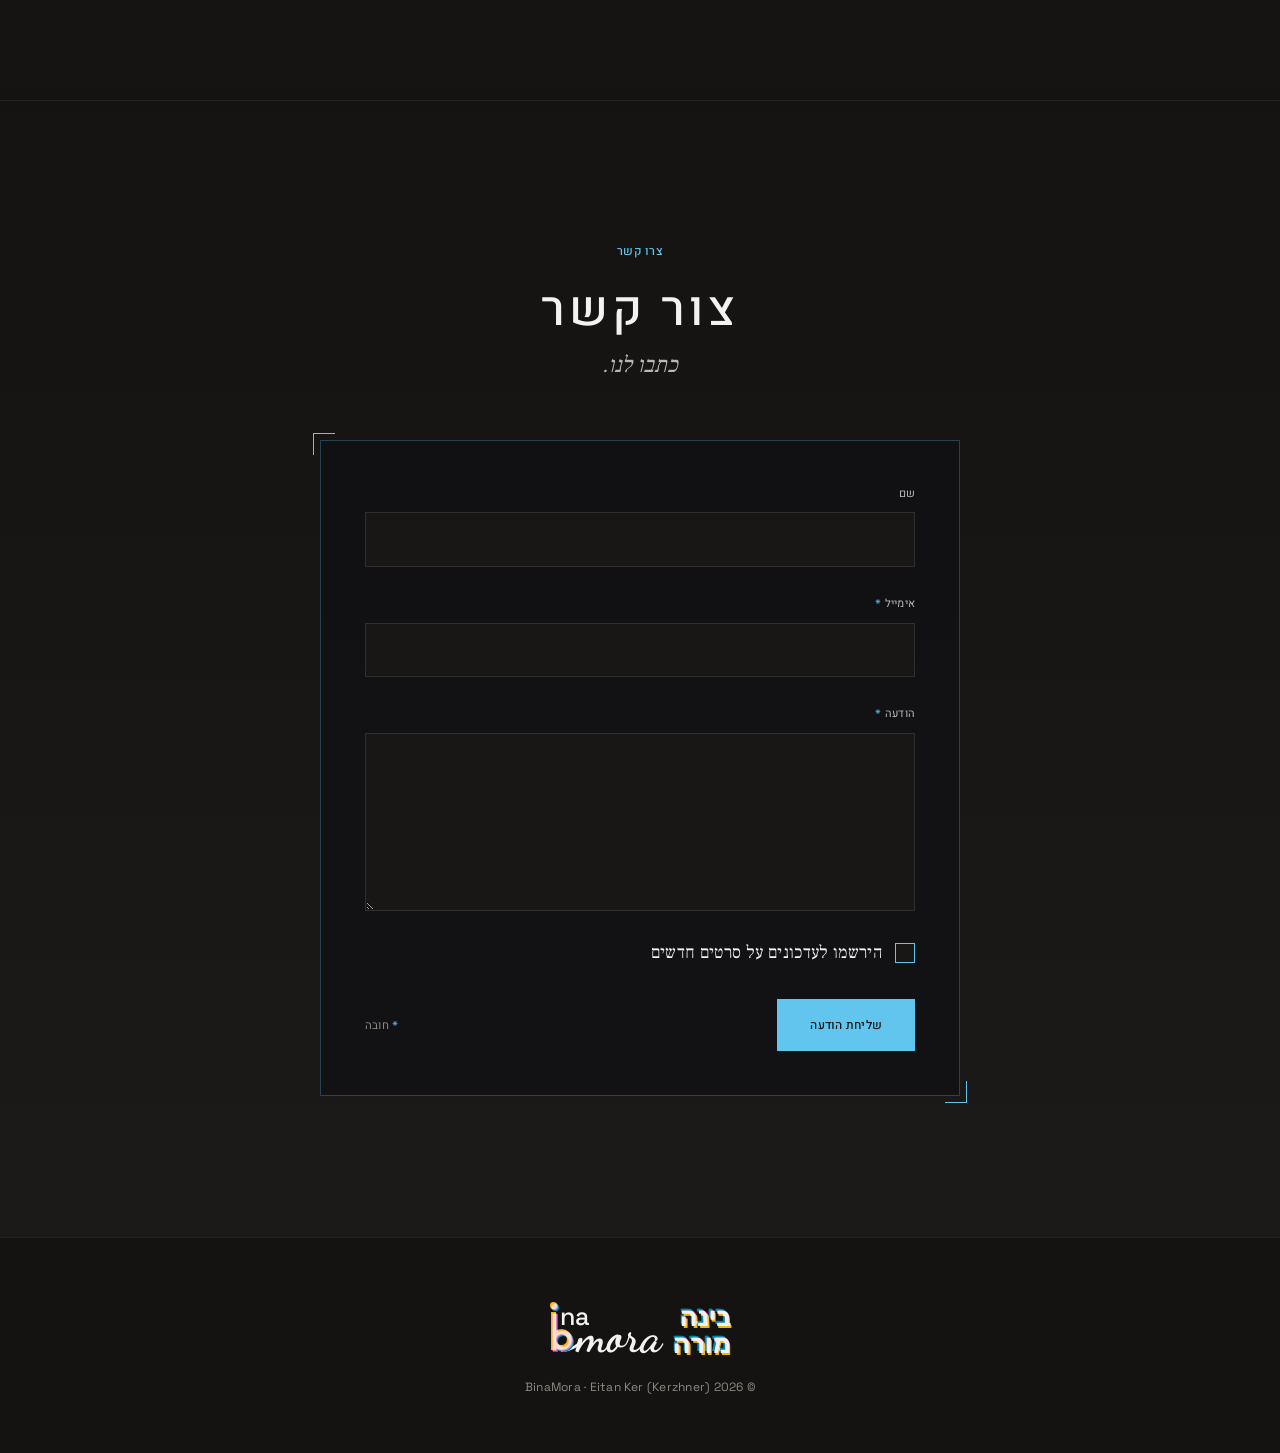
<file: he/index.html>
<!DOCTYPE html>
<html lang="he" dir="rtl">
<head>
  <meta charset="utf-8">
  <meta name="viewport" content="width=device-width, initial-scale=1">
  <title>BinaMora | רעיונות שנבנים עם בינה מלאכותית</title>
  <meta name="description" content="BinaMora מאת Eitan Ker: סרטי בינה מלאכותית ותוכנה. צפו ב-NATURAL FEAR, סרט AI קצר, וגלו את AI Tutor ופרויקטים נוספים.">
  <meta name="author" content="Eitan Ker">
  <meta name="theme-color" content="#141312">
  <link rel="canonical" href="https://binamora.com/he/">
  <link rel="alternate" hreflang="en" href="https://binamora.com/">
  <link rel="alternate" hreflang="he" href="https://binamora.com/he/">
  <link rel="alternate" hreflang="x-default" href="https://binamora.com/">
  <link rel="icon" href="/favicon.ico" sizes="48x48">
  <link rel="icon" type="image/png" sizes="48x48" href="/assets/icons/favicon-48.png">
  <link rel="icon" type="image/png" sizes="96x96" href="/assets/icons/favicon-96.png">
  <link rel="icon" type="image/png" sizes="192x192" href="/assets/icons/favicon-192.png">
  <link rel="icon" type="image/svg+xml" href="/favicon.svg">
  <link rel="apple-touch-icon" sizes="180x180" href="/apple-touch-icon.png">

  <!-- Open Graph / social -->
  <meta property="og:type" content="website">
  <meta property="og:site_name" content="BinaMora">
  <meta property="og:title" content="BinaMora | רעיונות שנבנים עם בינה מלאכותית">
  <meta property="og:description" content="BinaMora מאת Eitan Ker: סרטי בינה מלאכותית ותוכנה. צפו ב-NATURAL FEAR, סרט AI קצר, וגלו את AI Tutor ופרויקטים נוספים.">
  <meta property="og:url" content="https://binamora.com/he/">
  <meta property="og:locale" content="he_IL">
  <meta property="og:locale:alternate" content="en_US">
  <meta property="og:image" content="https://binamora.com/assets/og-natural-fear.jpg">
  <meta property="og:image:secure_url" content="https://binamora.com/assets/og-natural-fear.jpg">
  <meta property="og:image:type" content="image/jpeg">
  <meta property="og:image:width" content="1200">
  <meta property="og:image:height" content="630">
  <meta property="og:image:alt" content="פריים מתוך NATURAL FEAR, סרט AI קצר מאת Eitan Ker">
  <meta name="twitter:card" content="summary_large_image">
  <meta name="twitter:title" content="BinaMora | רעיונות שנבנים עם בינה מלאכותית">
  <meta name="twitter:description" content="BinaMora מאת Eitan Ker: סרטי בינה מלאכותית ותוכנה. צפו ב-NATURAL FEAR, סרט AI קצר, וגלו את AI Tutor ופרויקטים נוספים.">
  <meta name="twitter:image" content="https://binamora.com/assets/og-natural-fear.jpg">
  <meta name="twitter:image:alt" content="פריים מתוך NATURAL FEAR, סרט AI קצר מאת Eitan Ker">

  <script type="application/ld+json">
{
  "@context": "https://schema.org",
  "@graph": [
    {
      "@type": "Person",
      "@id": "https://binamora.com/#eitan-ker",
      "name": "Eitan Ker",
      "alternateName": "Eitan Kerzhner",
      "url": "https://binamora.com/",
      "jobTitle": "Filmmaker",
      "sameAs": ["https://www.youtube.com/@eitankerzhner1097"]
    },
    {
      "@type": "WebSite",
      "@id": "https://binamora.com/#website-he",
      "name": "BinaMora",
      "url": "https://binamora.com/he/",
      "author": { "@id": "https://binamora.com/#eitan-ker" },
      "publisher": { "@id": "https://binamora.com/#org" },
      "description": "BinaMora מאת Eitan Ker: סרטי בינה מלאכותית ותוכנה. צפו ב-NATURAL FEAR, סרט AI קצר, וגלו את AI Tutor ופרויקטים נוספים.",
      "inLanguage": "he"
    },
    {
      "@type": "Organization",
      "@id": "https://binamora.com/#org",
      "name": "BinaMora",
      "url": "https://binamora.com/",
      "logo": { "@type": "ImageObject", "url": "https://binamora.com/icon-512.png", "width": 512, "height": 512 },
      "founder": { "@id": "https://binamora.com/#eitan-ker" },
      "slogan": "רעיונות שנבנים עם בינה מלאכותית"
    },
    {
      "@type": "Movie",
      "@id": "https://binamora.com/#natural-fear",
      "name": "NATURAL FEAR",
      "description": "סביב שולחן עגול וסודי מתווכחים השטן, הקוצר, חייזר, מכונת בינה מלאכותית ואדם — כיצד להביא את האנושות לכניעה.",
      "url": "https://binamora.com/he/#film",
      "image": ["https://binamora.com/assets/og-natural-fear.jpg", "https://binamora.com/assets/natural-fear-alien.webp"],
      "director": { "@id": "https://binamora.com/#eitan-ker" },
      "sameAs": ["https://www.youtube.com/watch?v=sox4ZaUPzsg"],
      "inLanguage": "he"
    }
  ]
}
  </script>

  <link rel="preconnect" href="https://fonts.googleapis.com">
  <link rel="preconnect" href="https://fonts.gstatic.com" crossorigin>
  <link href="https://fonts.googleapis.com/css2?family=Space+Grotesk:wght@400;500;700&family=Source+Serif+4:ital,wght@1,400&family=Heebo:wght@400;500;700&family=Frank+Ruhl+Libre:wght@400;500&family=Rubik:wght@500;600;700&display=swap" rel="stylesheet">
  <!-- Logo script face, subset to the four letters it draws -->
  <link href="https://fonts.googleapis.com/css2?family=Dancing+Script:wght@700&text=mora&display=block" rel="stylesheet">
  <link rel="stylesheet" href="../styles.css?v=6">
  <link rel="stylesheet" href="../assets/bg/bg.css">
</head>
<body>
  <a class="skip" href="#film">דלג לסרט</a>

  <header class="nav" id="nav">
    <!-- BinaMora logo kept as-is, with the Hebrew בינה-מורה set beside it in the same CMY treatment. -->
    <a class="nav__brand" href="/he/" aria-label="BinaMora — בינה-מורה, לעמוד הבית"><span class="bm-lockup bm-lockup--nav"><span class="bm-logo bm-logo--nav"><span class="bm-logo__mark" aria-hidden="true" style="display:inline-flex;align-items:baseline;font-family:'Space Grotesk',sans-serif;line-height:1;font-size:calc(var(--bm)*100);color:#f3f2f2"><span style="position:relative;z-index:1;flex:none;width:calc(var(--bm)*50);height:calc(var(--bm)*114.4);margin-right:calc(var(--bm)*7)"><span style="position:absolute;left:calc(var(--bm)*-2.5);bottom:calc(var(--bm)*2.5);width:calc(var(--bm)*50);height:calc(var(--bm)*90.4);mix-blend-mode:screen"><span style="position:absolute;left:0;bottom:0;width:calc(var(--bm)*12.5);height:calc(var(--bm)*90.4);background:#edbb00"></span><span style="position:absolute;left:0;bottom:0;width:calc(var(--bm)*50);height:calc(var(--bm)*50);border:calc(var(--bm)*12.5) solid #edbb00;border-radius:50%;box-sizing:border-box;background:transparent"></span></span><span style="position:absolute;left:0;bottom:0;width:calc(var(--bm)*50);height:calc(var(--bm)*90.4);mix-blend-mode:screen"><span style="position:absolute;left:0;bottom:0;width:calc(var(--bm)*12.5);height:calc(var(--bm)*90.4);background:#d6006c"></span><span style="position:absolute;left:0;bottom:0;width:calc(var(--bm)*50);height:calc(var(--bm)*50);border:calc(var(--bm)*12.5) solid #d6006c;border-radius:50%;box-sizing:border-box;background:transparent"></span></span><span style="position:absolute;left:calc(var(--bm)*2.5);bottom:calc(var(--bm)*-2.5);width:calc(var(--bm)*50);height:calc(var(--bm)*90.4);mix-blend-mode:screen"><span style="position:absolute;left:0;bottom:0;width:calc(var(--bm)*12.5);height:calc(var(--bm)*90.4);background:#0088b0"></span><span style="position:absolute;left:0;bottom:0;width:calc(var(--bm)*50);height:calc(var(--bm)*50);border:calc(var(--bm)*12.5) solid #0088b0;border-radius:50%;box-sizing:border-box;background:transparent"></span></span><span style="position:absolute;left:calc(var(--bm)*19.5);bottom:calc(var(--bm)*51.76);font-size:calc(var(--bm)*60);font-weight:500;letter-spacing:-0.02em;line-height:1">na</span><span style="position:absolute;left:calc(var(--bm)*-4.25);bottom:calc(var(--bm)*100.9);width:calc(var(--bm)*16);height:calc(var(--bm)*16);border-radius:50%;background:#edbb00;mix-blend-mode:screen"></span><span style="position:absolute;left:calc(var(--bm)*-1.75);bottom:calc(var(--bm)*98.4);width:calc(var(--bm)*16);height:calc(var(--bm)*16);border-radius:50%;background:#d6006c;mix-blend-mode:screen"></span><span style="position:absolute;left:calc(var(--bm)*0.75);bottom:calc(var(--bm)*95.9);width:calc(var(--bm)*16);height:calc(var(--bm)*16);border-radius:50%;background:#0088b0;mix-blend-mode:screen"></span></span><span style="position:relative;display:inline-block;flex:none;width:0;height:calc(var(--bm)*50);z-index:0"><span style="position:absolute;left:calc(var(--bm)*-36);bottom:calc(var(--bm)*-0.4);width:calc(var(--bm)*42);height:calc(var(--bm)*30);border-bottom:calc(var(--bm)*9.375) solid #f3f2f2;border-right:calc(var(--bm)*9.375) solid #f3f2f2;border-radius:0 0 calc(var(--bm)*42) 0 / 0 0 calc(var(--bm)*30) 0;box-sizing:border-box;transform:skewX(-14deg);transform-origin:bottom left"></span></span><span style="font-family:'Dancing Script', cursive;font-size:calc(var(--bm)*110);font-weight:700;line-height:1;color:#f3f2f2;margin-left:calc(var(--bm)*2);position:relative;z-index:0;letter-spacing:0">mora</span></span></span><span class="bm-he" aria-hidden="true" lang="he"><span class="bm-he__y">בינה<br>מורה</span><span class="bm-he__m">בינה<br>מורה</span><span class="bm-he__c">בינה<br>מורה</span><span class="bm-he__w">בינה<br>מורה</span></span></span></a>
    <nav class="nav__links" aria-label="ראשי">
      <a href="#film">סרט</a>
      <a href="#coming-soon">בקרוב</a>
      <a href="#projects">פרויקטים</a>
      <a href="tutor/">AI Tutor</a>
      <a href="#contact">צור קשר</a>
      <a class="lang-switch" href="/" hreflang="en" lang="en" aria-label="Switch to English"><svg class="lang-switch__globe" viewBox="0 0 24 24" aria-hidden="true"><circle cx="12" cy="12" r="9"/><path d="M3 12h18M12 3c3 3.5 3 14.5 0 18M12 3c-3 3.5-3 14.5 0 18"/></svg>English</a>
    </nav>
  </header>

  <main id="top">
    <!-- ============ HERO ============ -->
    <section class="hero">
      <div class="hero__bg" aria-hidden="true"></div>
      <div class="hero__vignette" aria-hidden="true"></div>
      <div class="grain" aria-hidden="true"></div>
      <div class="hero__content">
        <h1 class="wordmark reveal"><span class="visually-hidden">BinaMora — בינה-מורה | סרטי בינה מלאכותית ותוכנה מאת Eitan Ker</span><span class="bm-lockup bm-lockup--hero"><span class="bm-logo bm-logo--hero"><span class="bm-logo__mark" aria-hidden="true" style="display:inline-flex;align-items:baseline;font-family:'Space Grotesk',sans-serif;line-height:1;font-size:calc(var(--bm)*100);color:#f3f2f2"><span style="position:relative;z-index:1;flex:none;width:calc(var(--bm)*50);height:calc(var(--bm)*114.4);margin-right:calc(var(--bm)*7)"><span style="position:absolute;left:calc(var(--bm)*-2.5);bottom:calc(var(--bm)*2.5);width:calc(var(--bm)*50);height:calc(var(--bm)*90.4);mix-blend-mode:screen"><span style="position:absolute;left:0;bottom:0;width:calc(var(--bm)*12.5);height:calc(var(--bm)*90.4);background:#edbb00"></span><span style="position:absolute;left:0;bottom:0;width:calc(var(--bm)*50);height:calc(var(--bm)*50);border:calc(var(--bm)*12.5) solid #edbb00;border-radius:50%;box-sizing:border-box;background:transparent"></span></span><span style="position:absolute;left:0;bottom:0;width:calc(var(--bm)*50);height:calc(var(--bm)*90.4);mix-blend-mode:screen"><span style="position:absolute;left:0;bottom:0;width:calc(var(--bm)*12.5);height:calc(var(--bm)*90.4);background:#d6006c"></span><span style="position:absolute;left:0;bottom:0;width:calc(var(--bm)*50);height:calc(var(--bm)*50);border:calc(var(--bm)*12.5) solid #d6006c;border-radius:50%;box-sizing:border-box;background:transparent"></span></span><span style="position:absolute;left:calc(var(--bm)*2.5);bottom:calc(var(--bm)*-2.5);width:calc(var(--bm)*50);height:calc(var(--bm)*90.4);mix-blend-mode:screen"><span style="position:absolute;left:0;bottom:0;width:calc(var(--bm)*12.5);height:calc(var(--bm)*90.4);background:#0088b0"></span><span style="position:absolute;left:0;bottom:0;width:calc(var(--bm)*50);height:calc(var(--bm)*50);border:calc(var(--bm)*12.5) solid #0088b0;border-radius:50%;box-sizing:border-box;background:transparent"></span></span><span style="position:absolute;left:calc(var(--bm)*19.5);bottom:calc(var(--bm)*51.76);font-size:calc(var(--bm)*60);font-weight:500;letter-spacing:-0.02em;line-height:1">na</span><span style="position:absolute;left:calc(var(--bm)*-4.25);bottom:calc(var(--bm)*100.9);width:calc(var(--bm)*16);height:calc(var(--bm)*16);border-radius:50%;background:#edbb00;mix-blend-mode:screen"></span><span style="position:absolute;left:calc(var(--bm)*-1.75);bottom:calc(var(--bm)*98.4);width:calc(var(--bm)*16);height:calc(var(--bm)*16);border-radius:50%;background:#d6006c;mix-blend-mode:screen"></span><span style="position:absolute;left:calc(var(--bm)*0.75);bottom:calc(var(--bm)*95.9);width:calc(var(--bm)*16);height:calc(var(--bm)*16);border-radius:50%;background:#0088b0;mix-blend-mode:screen"></span></span><span style="position:relative;display:inline-block;flex:none;width:0;height:calc(var(--bm)*50);z-index:0"><span style="position:absolute;left:calc(var(--bm)*-36);bottom:calc(var(--bm)*-0.4);width:calc(var(--bm)*42);height:calc(var(--bm)*30);border-bottom:calc(var(--bm)*9.375) solid #f3f2f2;border-right:calc(var(--bm)*9.375) solid #f3f2f2;border-radius:0 0 calc(var(--bm)*42) 0 / 0 0 calc(var(--bm)*30) 0;box-sizing:border-box;transform:skewX(-14deg);transform-origin:bottom left"></span></span><span style="font-family:'Dancing Script', cursive;font-size:calc(var(--bm)*110);font-weight:700;line-height:1;color:#f3f2f2;margin-left:calc(var(--bm)*2);position:relative;z-index:0;letter-spacing:0">mora</span></span></span><span class="bm-he" aria-hidden="true" lang="he"><span class="bm-he__y">בינה<br>מורה</span><span class="bm-he__m">בינה<br>מורה</span><span class="bm-he__c">בינה<br>מורה</span><span class="bm-he__w">בינה<br>מורה</span></span></span></h1>
        <p class="eyebrow hero__tagline reveal">רעיונות שנבנים עם בינה מלאכותית</p>
        <div class="rule reveal" aria-hidden="true"></div>
        <a class="btn btn--ghost reveal" href="#film">צפו ב-Natural Fear</a>
      </div>
      <a class="scroll-cue" href="#film" aria-label="גלול לסרט הנבחר"><span></span></a>
    </section>

    <!-- ============ FEATURED FILM ============ -->
    <section class="section film" id="film">
      <div class="container">
        <p class="eyebrow reveal">סרט AI נבחר</p>
        <h2 class="film__title reveal">NATURAL FEAR</h2>
        <p class="film__meta reveal">סרט AI קצר מאת Eitan Ker</p>

        <div class="video reveal">
          <a class="video__frame video__poster" href="https://higgsfield.ai/@heytank/projects/natural-fear" target="_blank" rel="noopener" aria-label="צפו ב-NATURAL FEAR ב-Higgsfield">
            <img src="../assets/natural-fear-alien.webp" alt="פריים מתוך NATURAL FEAR, סרט קצר מאת Eitan Ker" width="1133" height="638" loading="lazy">
            <span class="video__play" aria-hidden="true"><svg viewBox="0 0 24 24"><path d="M8 5v14l11-7z"/></svg></span>
          </a>
        </div>
        <div class="film__actions reveal">
          <a class="btn btn--solid" href="https://higgsfield.ai/@heytank/projects/natural-fear" target="_blank" rel="noopener">
            <svg viewBox="0 0 24 24" aria-hidden="true"><path d="M8 5v14l11-7z"/></svg>
            צפו ב-Higgsfield
          </a>
        </div>

        <div class="container film__actions contact__inner">
          <p class="project__desc reveal">NATURAL FEAR הוא סרט AI קצר מאת Eitan Ker, שנוצר באמצעות Higgsfield. סביב שולחן עגול וסודי מתווכחים השטן, הקוצר, חייזר, מכונת בינה מלאכותית ואדם כיצד להביא את האנושות לכניעה. אפשר לצפות בסרט ב-<a href="https://higgsfield.ai/@heytank/projects/natural-fear" target="_blank" rel="noopener">Higgsfield</a> או ב-<a href="https://www.youtube.com/watch?v=sox4ZaUPzsg" target="_blank" rel="noopener">YouTube</a>.</p>
          <p class="project__desc reveal">רוצים לדעת איך עושים סרט עם בינה מלאכותית? NATURAL FEAR הוא דוגמה אחת. Eitan Ker יצר אותו באמצעות Higgsfield, פלטפורמה ליצירת וידאו בבינה מלאכותית, והסרט המוגמר הוא דרך טובה לראות איך נראית עשיית סרטים עם AI בפועל.</p>
          <p class="project__desc reveal">BinaMora הוא הסטודיו והאתר של Eitan Ker, מהנדס שהפך ליוצר קולנוע. כאן הוא יוצר סרטי AI כמו NATURAL FEAR ובונה תוכנת AI, כולל סוכני AI כמו Travel Assistant ו-AI Tutor, פרויקט חונך בינה מלאכותית לסטודנטים.</p>
        </div>
      </div>
    </section>


    <!-- ============ COMING SOON / FILMS GRID ============ -->
    <section class="section soon" id="coming-soon">
      <div class="container">
        <p class="eyebrow reveal">בקרוב</p>
        <h2 class="section__title reveal">עוד סרטים ופרויקטים בדרך.</h2>

        <div class="films-grid">


          <!-- Project card: AI TUTOR -->
          <article class="card card--project card--video reveal" id="tutor">
            <div class="card__media card__video" id="tutor-video">
              <video class="card__vid" src="../assets/video/tutor-promo-he.mp4" poster="../assets/video/tutor-promo-he-poster.webp?v=2" preload="metadata" playsinline width="1920" height="1080" aria-label="AI Tutor"></video>
              <button class="card__copy" type="button" aria-label="העתק קישור לסרטון" data-done="הועתק ✓"><svg viewBox="0 0 24 24" aria-hidden="true"><path d="M10 14a5 5 0 0 0 7 0l3-3a5 5 0 0 0-7-7l-1 1"/><path d="M14 10a5 5 0 0 0-7 0l-3 3a5 5 0 0 0 7 7l1-1"/></svg><span class="card__copy-txt">העתק קישור</span></button>
              <button class="card__play" type="button" aria-label="הפעלת הסרטון"><svg viewBox="0 0 24 24" aria-hidden="true"><path d="M8 5v14l11-7z"/></svg></button>
            </div>
            <a class="card__link" href="tutor/">
              <div class="card__body">
                <h3 class="card__title card__title--icon"><img class="card__icon" src="../assets/icons/ai-tutor-bot.svg" alt="" aria-hidden="true" width="15" height="20"><span>AI Tutor</span></h3>
                <p class="card__line">פרויקט בתהליך</p>
                <p class="card__desc">שותף הלימוד האישי שלכם: העלו את שקפי ההרצאה, קבלו הרצאה מתוחקרת ומוקראת, ועברו על מערכי תרגול כשכל תשובה נבדקת פעמיים.</p>
                <span class="card__cta">למדו עוד <span aria-hidden="true">&larr;</span></span>
              </div>
            </a>
          </article>

          <!-- Placeholder card: STEALTH PROJECT -->
          <article class="card card--placeholder card--stealth reveal">
            <div class="card__media">
              <svg class="card__stealth" viewBox="0 0 200 60" aria-hidden="true"><path d="M100 4 L196 48 L178 52 L160 44 L142 52 L124 44 L100 54 L76 44 L58 52 L40 44 L22 52 L4 48 Z"/></svg>
              <span>מסווג</span>
            </div>
            <div class="card__body">
              <h3 class="card__title">פרויקט חשאי</h3>
              <p class="card__line">מסווג</p>
              <p class="card__desc">הפרטים חסויים.</p>
              <p class="card__foot">בקרוב</p>
            </div>
          </article>

        </div>
      </div>
    </section>

    <!-- ============ EARLIER PROJECTS ============ -->
    <section class="section projects" id="projects" aria-labelledby="projects-title">
      <div class="container">
        <p class="eyebrow reveal">תוכנת AI</p>
        <h2 class="section__title reveal" id="projects-title">פרויקטים קודמים</h2>

        <div class="projects-grid">

          <!-- Project: PARKING DETECTOR -->
          <article class="card project reveal">
            <a class="card__link" href="https://github.com/eitan-ker/Parking-Detector" target="_blank" rel="noopener">
              <div class="project__media project__media--parking">
                <img src="../assets/projects/parking-detector-feed.webp" alt="הזנת מצלמת Parking Detector: חניות תפוסות מוקפות באדום ע״י מודל YOLOv5, חניות פנויות מוקפות בירוק" width="960" height="600" loading="lazy">
              </div>
              <div class="card__body project__body">
                <p class="project__tag">AI · ראייה ממוחשבת · 2023</p>
                <h3 class="card__title">Parking Detector</h3>
                <p class="project__desc">פרויקט ראייה ממוחשבת מוקדם. אפליקציית Python עוקבת אחרי הזנה חיה של מצלמת IP בחניון ומדווחת בזמן אמת אילו חניות תפוסות וכמה פנויות. מודל YOLOv5 מאומן מזהה מכוניות חונות, ואפליקציית Flask מגישה את הזרם המסומן ואת ספירת החניות הפנויות, כשנתוני החניות נשמרים ב-MongoDB.</p>
                <ul class="project__points">
                  <li>מיקומי החניה נלמדים, לא מסומנים ביד: חיסור רקע ב-OpenCV ועוקב אובייקטים רושמים היכן כל מכונית עוצרת בתוך אזור מסומן.</li>
                  <li>החניות הפנויות נבחרות על ידי פתרון בעיית קבוצה בלתי-תלויה מרבית של מיקומים שאינם חופפים, בתכנון דינמי.</li>
                  <li>הזיהוי ולימוד המיקומים רצים בתהליכונים נפרדים לצד שרת הרשת.</li>
                </ul>
                <ul class="project__chips" aria-label="מחסנית טכנולוגית">
                  <li>Python</li><li>YOLOv5</li><li>PyTorch</li><li>OpenCV</li><li>Flask</li><li>MongoDB</li>
                </ul>
                <span class="project__cta">צפייה ב-GitHub <span aria-hidden="true">↗</span></span>
              </div>
            </a>
          </article>

          <!-- Project: TRAVEL ASSISTANT -->
          <article class="card project reveal">
            <a class="card__link" href="https://github.com/eitan-ker/travel-assistant" target="_blank" rel="noopener">
              <div class="project__media project__media--travel">
                <img src="../assets/projects/travel-assistant.webp" alt="ממשק הצ׳אט של Travel Assistant: פרופיל נוסע, תשובה על טיול לאיסלנד, תגיות מקור ותגי PASS של סוכני הפיקוח" width="1200" height="600" loading="lazy">
              </div>
              <div class="card__body project__body">
                <p class="project__tag">הנדסת AI · 2026</p>
                <h3 class="card__title">Travel Assistant</h3>
                <p class="project__desc">מתכנן טיולים הבנוי על Claude כצינור רב-סוכני ולא כפרומפט יחיד. סוכן נסיעות עם 10 כלים בוחר בין API-ים חיים (OpenWeatherMap, RestCountries, OpenTripMap, Frankfurter), חיפוש ברשת ובסיס ידע מקומי, בעוד שלושה סוכני פיקוח בודקים את הבקשה, את הנתונים שנאספו ואת התשובה הסופית.</p>
                <ul class="project__points">
                  <li>הסוכנים מחזירים PASS, REFINE או CLARIFY; ב-CLARIFY הצינור עוצר ושואל את המשתמש (למשל איזו פריז) לפני שרץ כלי כלשהו.</li>
                  <li>ההקשר מנוהל במפורש: פרופיל נוסע מופק מכל הודעה, תוצאות הכלים נשמרות במטמון לכל סשן, והיסטוריות ארוכות נדחסות לסיכום מובנה.</li>
                  <li>RAG על 322 מסמכי WikiVoyage וויקיפדיה מוטמעים עם Voyage AI; קריאות הכלים רצות במקביל.</li>
                </ul>
                <ul class="project__chips" aria-label="מחסנית טכנולוגית">
                  <li>Claude API</li><li>TypeScript</li><li>Node.js</li><li>Express</li><li>React</li><li>Voyage AI</li>
                </ul>
                <span class="project__cta">צפייה ב-GitHub <span aria-hidden="true">↗</span></span>
              </div>
            </a>
          </article>

        </div>
      </div>
    </section>

    <!-- ============ CONTACT ============ -->
    <section class="section contact" id="contact" aria-labelledby="contact-title">
      <div class="container contact__inner">
        <p class="eyebrow reveal">צרו קשר</p>
        <h2 class="section__title contact__title reveal" id="contact-title">צור קשר</h2>
        <p class="contact__lede reveal">כתבו לנו.</p>

        <form class="contact-form reveal" id="contact-form"
              action="https://formsubmit.co/eizzker@gmail.com" method="POST"
              data-ajax="https://formsubmit.co/ajax/eizzker@gmail.com" novalidate>
          <input type="hidden" name="_subject" value="[BINAMORA] - New message from binamora.com (he)">
          <input type="hidden" name="_template" value="table">
          <input type="hidden" name="_captcha" value="false">
          <div class="contact-form__hp" aria-hidden="true">
            <label for="cf-honey">השאירו שדה זה ריק</label>
            <input type="text" id="cf-honey" name="_honey" tabindex="-1" autocomplete="off">
          </div>

          <div class="field">
            <label for="cf-name">שם</label>
            <input type="text" id="cf-name" name="name" autocomplete="name" maxlength="120">
          </div>

          <div class="field">
            <label for="cf-email">אימייל <span class="req" aria-hidden="true">*</span></label>
            <input type="email" id="cf-email" name="email" autocomplete="email" required aria-required="true" aria-describedby="cf-email-err">
            <p class="field__error" id="cf-email-err" hidden></p>
          </div>

          <div class="field">
            <label for="cf-message">הודעה <span class="req" aria-hidden="true">*</span></label>
            <textarea id="cf-message" name="message" rows="6" required aria-required="true" aria-describedby="cf-message-err"></textarea>
            <p class="field__error" id="cf-message-err" hidden></p>
          </div>

          <div class="field field--check">
            <input type="checkbox" id="cf-updates" name="Updates signup" value="Yes">
            <label for="cf-updates">הירשמו לעדכונים על סרטים חדשים</label>
          </div>

          <div class="contact-form__actions">
            <button type="submit" class="btn btn--solid contact-form__submit">שליחת הודעה</button>
            <p class="contact-form__note"><span aria-hidden="true">*</span> חובה</p>
          </div>

          <p class="contact-form__status" id="cf-status" role="status" aria-live="polite" tabindex="-1" hidden></p>
        </form>
      </div>
    </section>
  </main>

  <footer class="footer">
    <div class="footer__brand"><span class="visually-hidden">BinaMora — בינה-מורה</span><span class="bm-lockup bm-lockup--footer"><span class="bm-logo bm-logo--footer"><span class="bm-logo__mark" aria-hidden="true" style="display:inline-flex;align-items:baseline;font-family:'Space Grotesk',sans-serif;line-height:1;font-size:calc(var(--bm)*100);color:#f3f2f2"><span style="position:relative;z-index:1;flex:none;width:calc(var(--bm)*50);height:calc(var(--bm)*114.4);margin-right:calc(var(--bm)*7)"><span style="position:absolute;left:calc(var(--bm)*-2.5);bottom:calc(var(--bm)*2.5);width:calc(var(--bm)*50);height:calc(var(--bm)*90.4);mix-blend-mode:screen"><span style="position:absolute;left:0;bottom:0;width:calc(var(--bm)*12.5);height:calc(var(--bm)*90.4);background:#edbb00"></span><span style="position:absolute;left:0;bottom:0;width:calc(var(--bm)*50);height:calc(var(--bm)*50);border:calc(var(--bm)*12.5) solid #edbb00;border-radius:50%;box-sizing:border-box;background:transparent"></span></span><span style="position:absolute;left:0;bottom:0;width:calc(var(--bm)*50);height:calc(var(--bm)*90.4);mix-blend-mode:screen"><span style="position:absolute;left:0;bottom:0;width:calc(var(--bm)*12.5);height:calc(var(--bm)*90.4);background:#d6006c"></span><span style="position:absolute;left:0;bottom:0;width:calc(var(--bm)*50);height:calc(var(--bm)*50);border:calc(var(--bm)*12.5) solid #d6006c;border-radius:50%;box-sizing:border-box;background:transparent"></span></span><span style="position:absolute;left:calc(var(--bm)*2.5);bottom:calc(var(--bm)*-2.5);width:calc(var(--bm)*50);height:calc(var(--bm)*90.4);mix-blend-mode:screen"><span style="position:absolute;left:0;bottom:0;width:calc(var(--bm)*12.5);height:calc(var(--bm)*90.4);background:#0088b0"></span><span style="position:absolute;left:0;bottom:0;width:calc(var(--bm)*50);height:calc(var(--bm)*50);border:calc(var(--bm)*12.5) solid #0088b0;border-radius:50%;box-sizing:border-box;background:transparent"></span></span><span style="position:absolute;left:calc(var(--bm)*19.5);bottom:calc(var(--bm)*51.76);font-size:calc(var(--bm)*60);font-weight:500;letter-spacing:-0.02em;line-height:1">na</span><span style="position:absolute;left:calc(var(--bm)*-4.25);bottom:calc(var(--bm)*100.9);width:calc(var(--bm)*16);height:calc(var(--bm)*16);border-radius:50%;background:#edbb00;mix-blend-mode:screen"></span><span style="position:absolute;left:calc(var(--bm)*-1.75);bottom:calc(var(--bm)*98.4);width:calc(var(--bm)*16);height:calc(var(--bm)*16);border-radius:50%;background:#d6006c;mix-blend-mode:screen"></span><span style="position:absolute;left:calc(var(--bm)*0.75);bottom:calc(var(--bm)*95.9);width:calc(var(--bm)*16);height:calc(var(--bm)*16);border-radius:50%;background:#0088b0;mix-blend-mode:screen"></span></span><span style="position:relative;display:inline-block;flex:none;width:0;height:calc(var(--bm)*50);z-index:0"><span style="position:absolute;left:calc(var(--bm)*-36);bottom:calc(var(--bm)*-0.4);width:calc(var(--bm)*42);height:calc(var(--bm)*30);border-bottom:calc(var(--bm)*9.375) solid #f3f2f2;border-right:calc(var(--bm)*9.375) solid #f3f2f2;border-radius:0 0 calc(var(--bm)*42) 0 / 0 0 calc(var(--bm)*30) 0;box-sizing:border-box;transform:skewX(-14deg);transform-origin:bottom left"></span></span><span style="font-family:'Dancing Script', cursive;font-size:calc(var(--bm)*110);font-weight:700;line-height:1;color:#f3f2f2;margin-left:calc(var(--bm)*2);position:relative;z-index:0;letter-spacing:0">mora</span></span></span><span class="bm-he" aria-hidden="true" lang="he"><span class="bm-he__y">בינה<br>מורה</span><span class="bm-he__m">בינה<br>מורה</span><span class="bm-he__c">בינה<br>מורה</span><span class="bm-he__w">בינה<br>מורה</span></span></span></div>
    <p class="footer__copy">© 2026 BinaMora · Eitan Ker (Kerzhner)</p>
  </footer>

  <script src="../main.js?v=7" defer></script>
  <script src="../assets/bg/bg.js?v=7" defer></script>
<!-- Cloudflare Web Analytics --><script defer src='https://static.cloudflareinsights.com/beacon.min.js' data-cf-beacon='{"token": "05b15c5d7b0f4cefab8ba37933cc589b"}'></script><!-- End Cloudflare Web Analytics -->
</body>
</html>
</file>
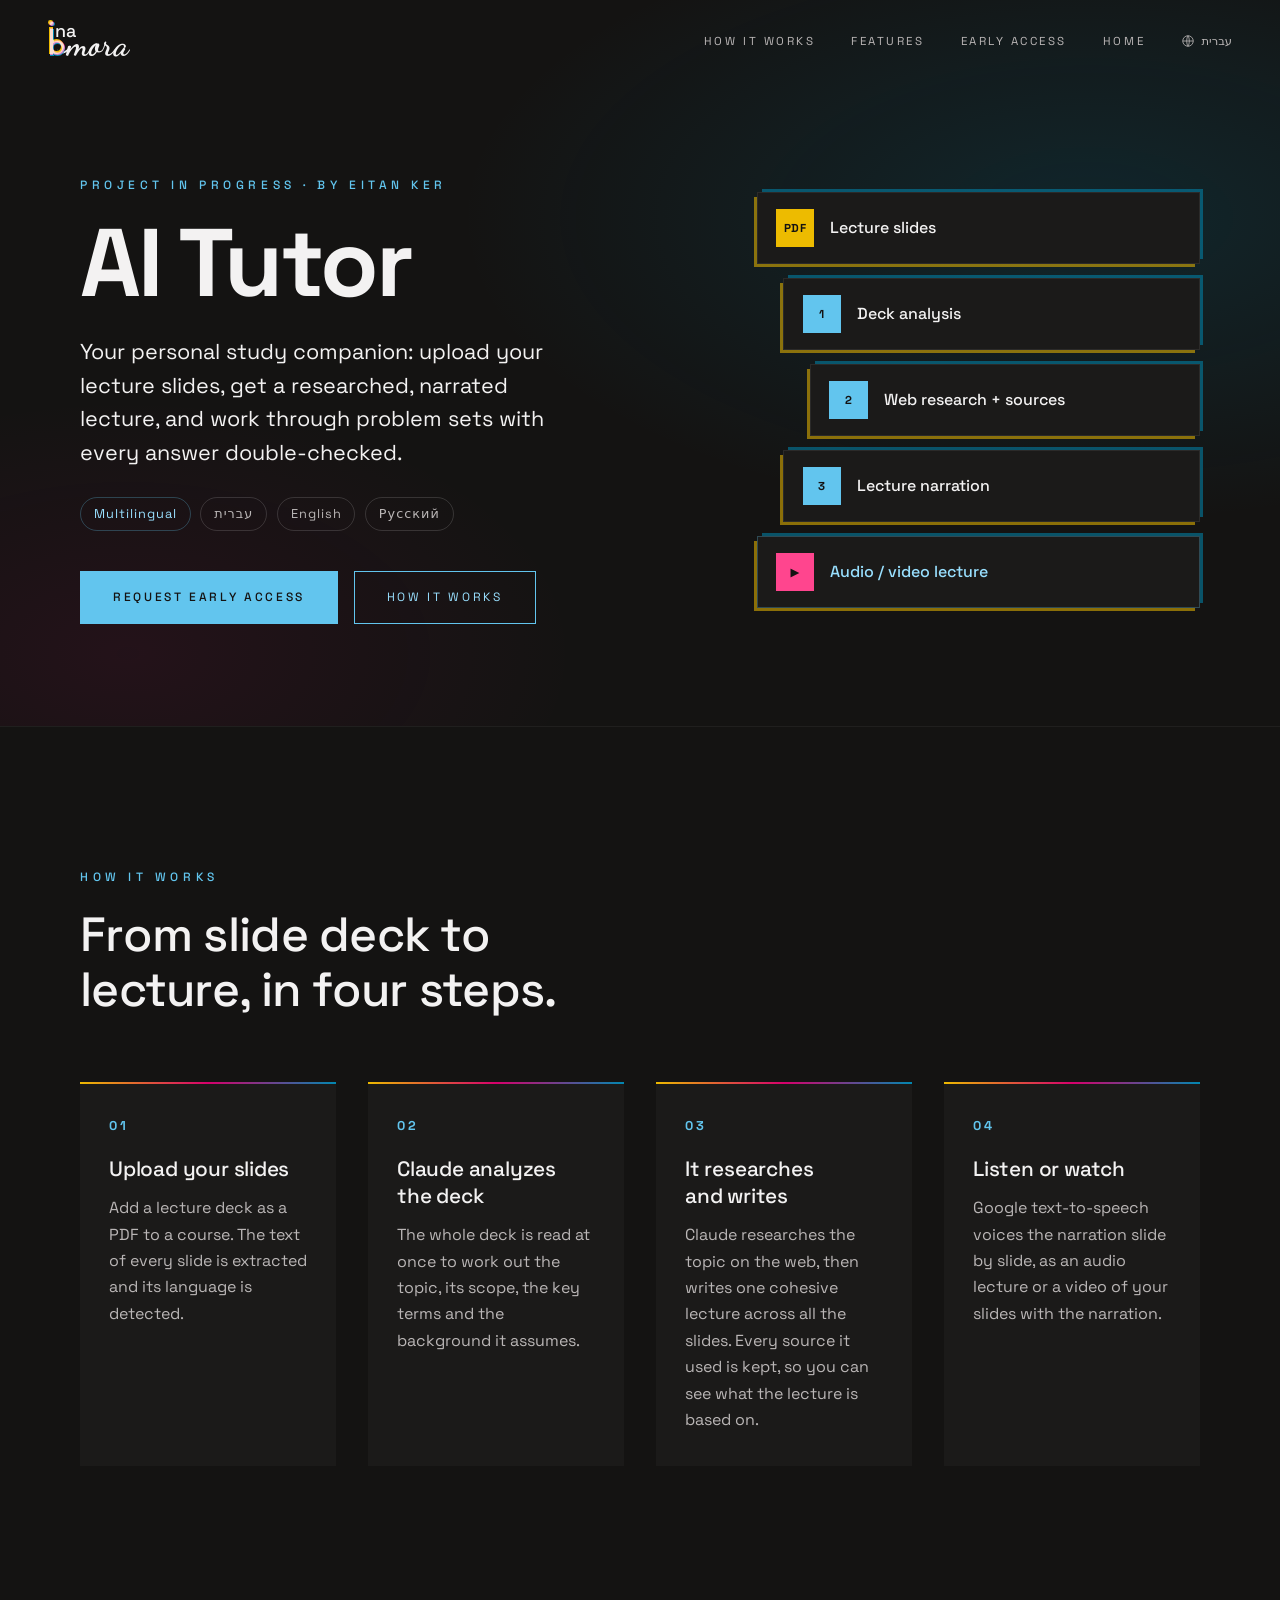
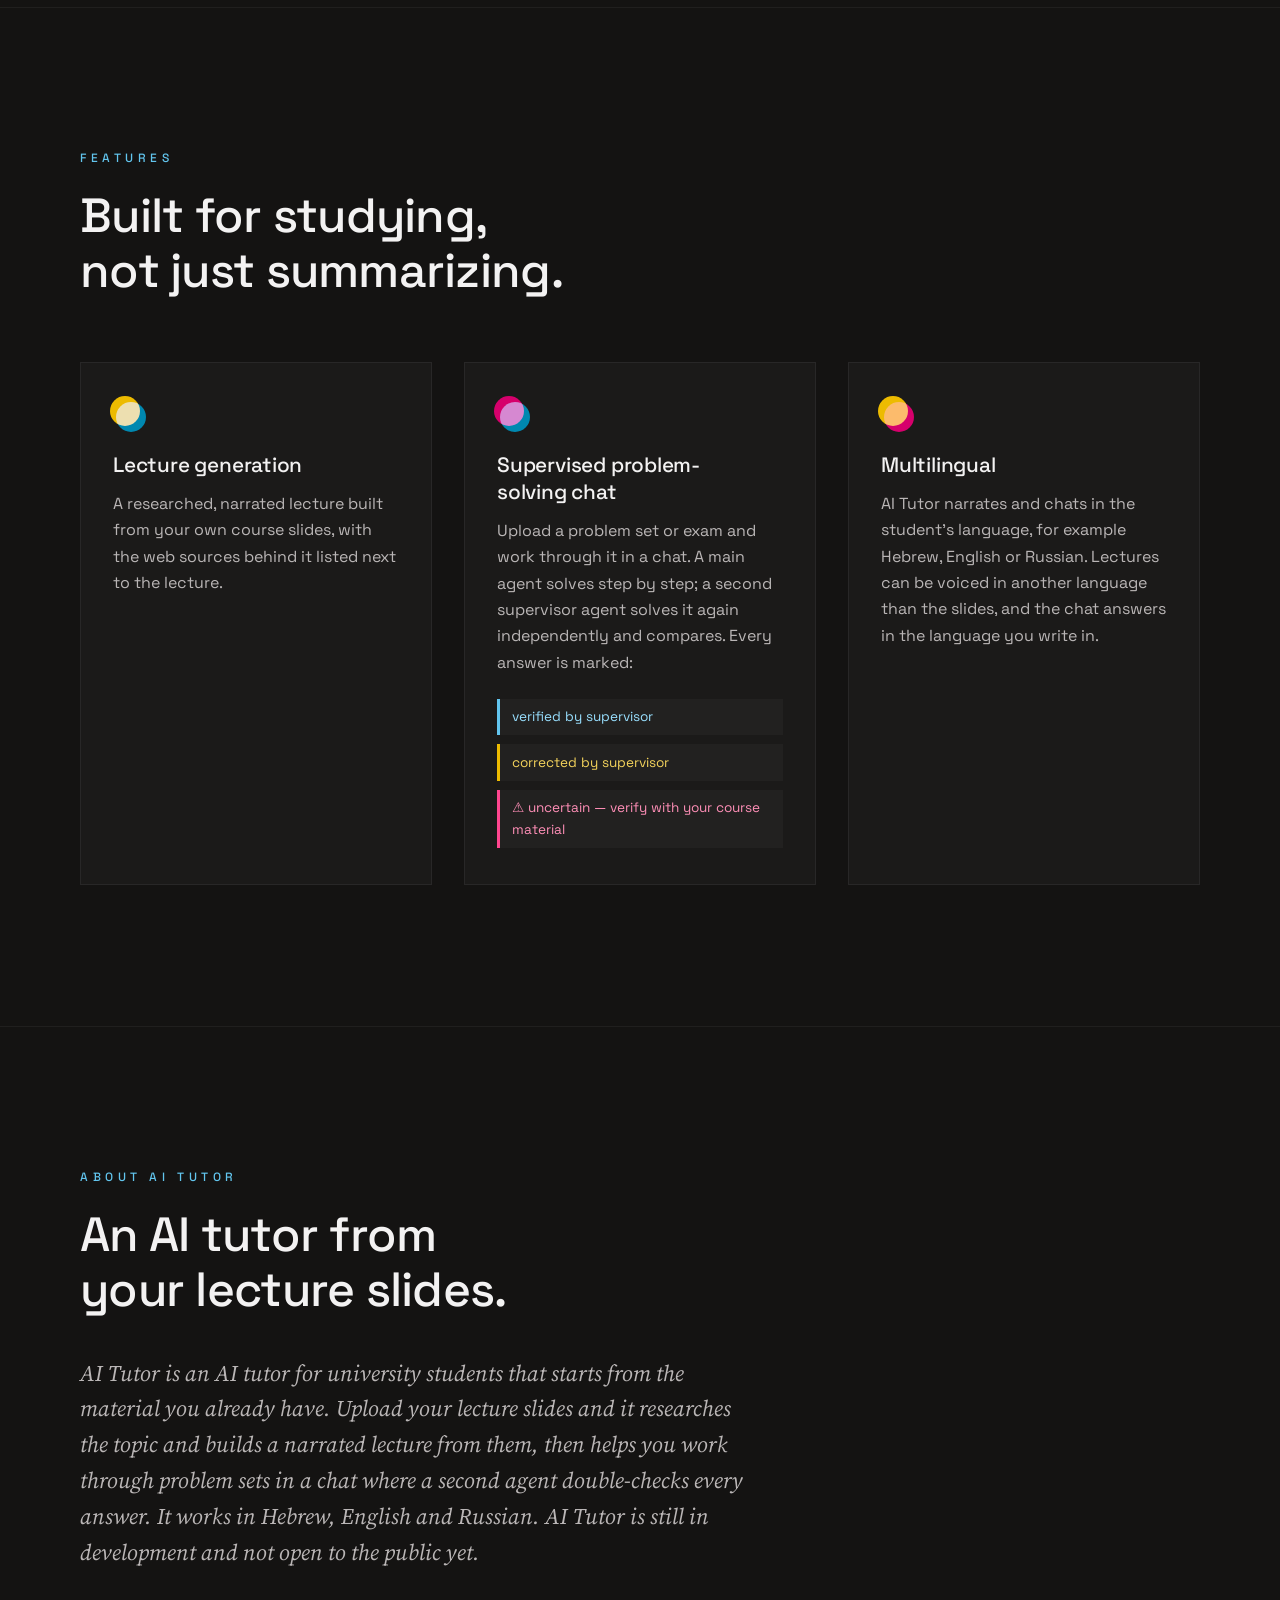
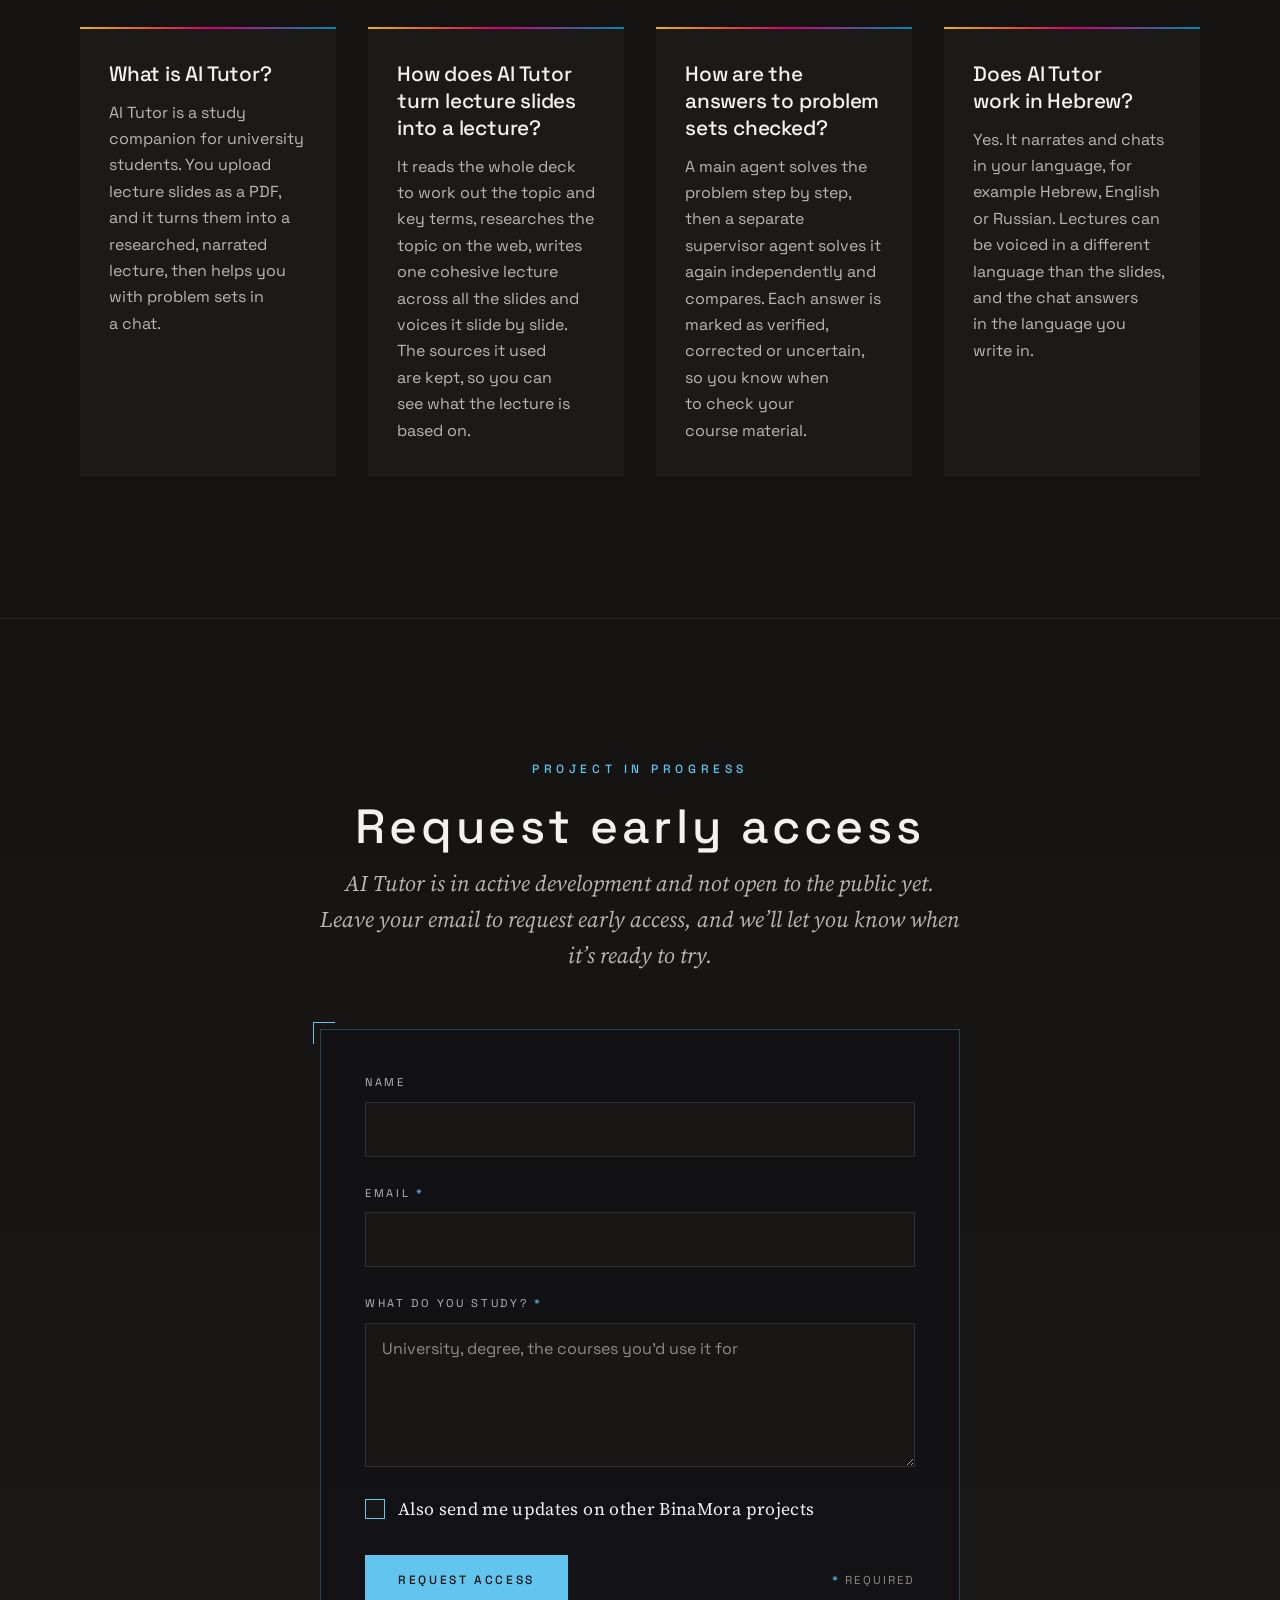
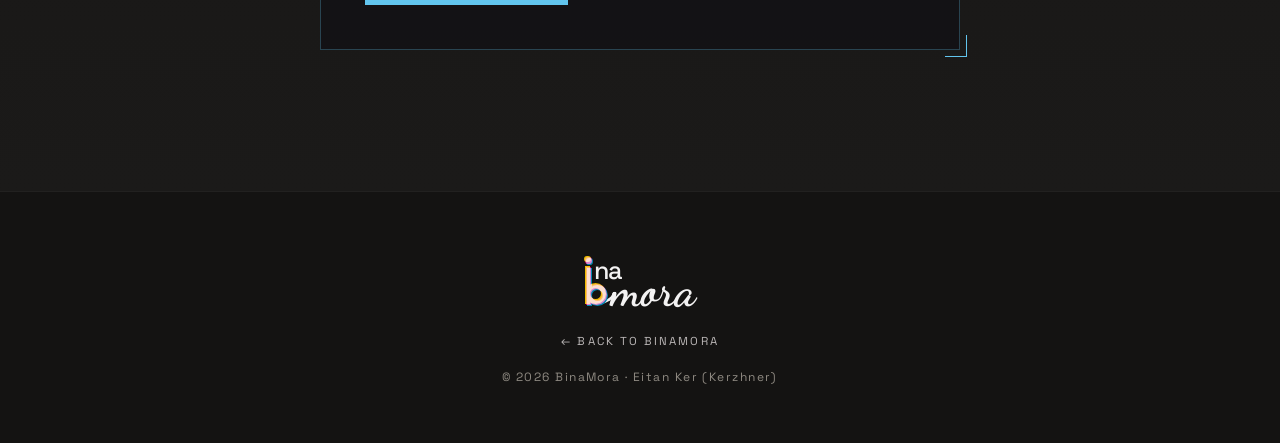
<file: tutor/index.html>
<!DOCTYPE html>
<html lang="en">
<head>
  <meta charset="utf-8">
  <meta name="viewport" content="width=device-width, initial-scale=1">
  <title>AI Tutor — a study companion for university students | BinaMora</title>
  <meta name="description" content="AI Tutor, a study companion for university students by Eitan Ker: upload lecture slides and get a researched, narrated audio/video lecture, then work through problem sets in a chat where a supervisor agent checks every answer. Multilingual: it narrates and chats in the student’s language, e.g. Hebrew, English or Russian.">
  <meta name="author" content="Eitan Ker">
  <meta name="theme-color" content="#141312">
  <link rel="canonical" href="https://binamora.com/tutor/">
  <link rel="alternate" hreflang="en" href="https://binamora.com/tutor/">
  <link rel="alternate" hreflang="he" href="https://binamora.com/he/tutor/">
  <link rel="alternate" hreflang="x-default" href="https://binamora.com/tutor/">
  <link rel="icon" href="/favicon.ico" sizes="48x48">
  <link rel="icon" type="image/png" sizes="192x192" href="/assets/icons/favicon-192.png">
  <link rel="icon" type="image/svg+xml" href="/favicon.svg">
  <link rel="apple-touch-icon" sizes="180x180" href="/apple-touch-icon.png">

  <!-- Open Graph / social -->
  <meta property="og:type" content="website">
  <meta property="og:site_name" content="BinaMora">
  <meta property="og:title" content="AI Tutor — a study companion for university students | BinaMora">
  <meta property="og:description" content="AI Tutor, a study companion for university students by Eitan Ker: upload lecture slides and get a researched, narrated audio/video lecture, then work through problem sets in a chat where a supervisor agent checks every answer. Multilingual: it narrates and chats in the student’s language, e.g. Hebrew, English or Russian.">
  <meta property="og:url" content="https://binamora.com/tutor/">
  <meta property="og:locale" content="en_US">
  <meta property="og:locale:alternate" content="he_IL">
  <meta property="og:image" content="https://binamora.com/icon-512.png">
  <meta property="og:image:width" content="512">
  <meta property="og:image:height" content="512">
  <meta property="og:image:alt" content="BinaMora logo">
  <meta name="twitter:card" content="summary">
  <meta name="twitter:title" content="AI Tutor — a study companion for university students | BinaMora">
  <meta name="twitter:description" content="AI Tutor, a study companion for university students by Eitan Ker: upload lecture slides and get a researched, narrated audio/video lecture, then work through problem sets in a chat where a supervisor agent checks every answer. Multilingual: it narrates and chats in the student’s language, e.g. Hebrew, English or Russian.">
  <meta name="twitter:image" content="https://binamora.com/icon-512.png">

  <script type="application/ld+json">
  {
    "@context": "https://schema.org",
    "@graph": [
      {
        "@type": "SoftwareApplication",
        "@id": "https://binamora.com/tutor/#app",
        "name": "AI Tutor",
        "url": "https://binamora.com/tutor/",
        "applicationCategory": "EducationalApplication",
        "description": "A study companion for university students, in active development: turns lecture slides (PDF) into a researched, narrated lecture, and helps students work through problem sets in a chat where a supervisor agent checks every answer. Multilingual: narrates and chats in the student’s language, e.g. Hebrew, English or Russian.",
        "inLanguage": ["en", "he", "ru"],
        "creator": { "@id": "https://binamora.com/#eitan-ker" },
        "publisher": { "@id": "https://binamora.com/#org" }
      },
      {
        "@type": "Person",
        "@id": "https://binamora.com/#eitan-ker",
        "name": "Eitan Ker",
        "url": "https://binamora.com/"
      },
      {
        "@type": "Organization",
        "@id": "https://binamora.com/#org",
        "name": "BinaMora",
        "url": "https://binamora.com/",
        "logo": "https://binamora.com/icon-512.png"
      },
      {
        "@type": "FAQPage",
        "@id": "https://binamora.com/tutor/#faq",
        "inLanguage": "en",
        "mainEntity": [
          {
            "@type": "Question",
            "name": "What is AI Tutor?",
            "acceptedAnswer": {
              "@type": "Answer",
              "text": "AI Tutor is a study companion for university students. You upload lecture slides as a PDF, and it turns them into a researched, narrated lecture, then helps you with problem sets in a chat."
            }
          },
          {
            "@type": "Question",
            "name": "How does AI Tutor turn lecture slides into a lecture?",
            "acceptedAnswer": {
              "@type": "Answer",
              "text": "It reads the whole deck to work out the topic and key terms, researches the topic on the web, writes one cohesive lecture across all the slides and voices it slide by slide. The sources it used are kept, so you can see what the lecture is based on."
            }
          },
          {
            "@type": "Question",
            "name": "How are the answers to problem sets checked?",
            "acceptedAnswer": {
              "@type": "Answer",
              "text": "A main agent solves the problem step by step, then a separate supervisor agent solves it again independently and compares. Each answer is marked as verified, corrected or uncertain, so you know when to check your course material."
            }
          },
          {
            "@type": "Question",
            "name": "Does AI Tutor work in Hebrew?",
            "acceptedAnswer": {
              "@type": "Answer",
              "text": "Yes. It narrates and chats in your language, for example Hebrew, English or Russian. Lectures can be voiced in a different language than the slides, and the chat answers in the language you write in."
            }
          }
        ]
      }
    ]
  }
  </script>

  <link rel="preconnect" href="https://fonts.googleapis.com">
  <link rel="preconnect" href="https://fonts.gstatic.com" crossorigin>
  <link href="https://fonts.googleapis.com/css2?family=Space+Grotesk:wght@400;500;700&family=Source+Serif+4:ital,wght@1,400&display=swap" rel="stylesheet">
  <link href="https://fonts.googleapis.com/css2?family=Dancing+Script:wght@700&text=mora&display=block" rel="stylesheet">
  <link rel="stylesheet" href="../styles.css?v=6">
  <link rel="stylesheet" href="../assets/bg/bg.css">
</head>
<body class="page-tutor">
  <a class="skip" href="#how">Skip to how it works</a>

  <header class="nav nav--solid" id="nav">
    <a class="nav__brand" href="../" aria-label="BinaMora home"><span class="bm-logo bm-logo--nav"><span class="bm-logo__mark" aria-hidden="true" style="display:inline-flex;align-items:baseline;font-family:'Space Grotesk',sans-serif;line-height:1;font-size:calc(var(--bm)*100);color:#f3f2f2"><span style="position:relative;z-index:1;flex:none;width:calc(var(--bm)*50);height:calc(var(--bm)*114.4);margin-right:calc(var(--bm)*7)"><span style="position:absolute;left:calc(var(--bm)*-2.5);bottom:calc(var(--bm)*2.5);width:calc(var(--bm)*50);height:calc(var(--bm)*90.4);mix-blend-mode:screen"><span style="position:absolute;left:0;bottom:0;width:calc(var(--bm)*12.5);height:calc(var(--bm)*90.4);background:#edbb00"></span><span style="position:absolute;left:0;bottom:0;width:calc(var(--bm)*50);height:calc(var(--bm)*50);border:calc(var(--bm)*12.5) solid #edbb00;border-radius:50%;box-sizing:border-box;background:transparent"></span></span><span style="position:absolute;left:0;bottom:0;width:calc(var(--bm)*50);height:calc(var(--bm)*90.4);mix-blend-mode:screen"><span style="position:absolute;left:0;bottom:0;width:calc(var(--bm)*12.5);height:calc(var(--bm)*90.4);background:#d6006c"></span><span style="position:absolute;left:0;bottom:0;width:calc(var(--bm)*50);height:calc(var(--bm)*50);border:calc(var(--bm)*12.5) solid #d6006c;border-radius:50%;box-sizing:border-box;background:transparent"></span></span><span style="position:absolute;left:calc(var(--bm)*2.5);bottom:calc(var(--bm)*-2.5);width:calc(var(--bm)*50);height:calc(var(--bm)*90.4);mix-blend-mode:screen"><span style="position:absolute;left:0;bottom:0;width:calc(var(--bm)*12.5);height:calc(var(--bm)*90.4);background:#0088b0"></span><span style="position:absolute;left:0;bottom:0;width:calc(var(--bm)*50);height:calc(var(--bm)*50);border:calc(var(--bm)*12.5) solid #0088b0;border-radius:50%;box-sizing:border-box;background:transparent"></span></span><span style="position:absolute;left:calc(var(--bm)*19.5);bottom:calc(var(--bm)*51.76);font-size:calc(var(--bm)*60);font-weight:500;letter-spacing:-0.02em;line-height:1">na</span><span style="position:absolute;left:calc(var(--bm)*-4.25);bottom:calc(var(--bm)*100.9);width:calc(var(--bm)*16);height:calc(var(--bm)*16);border-radius:50%;background:#edbb00;mix-blend-mode:screen"></span><span style="position:absolute;left:calc(var(--bm)*-1.75);bottom:calc(var(--bm)*98.4);width:calc(var(--bm)*16);height:calc(var(--bm)*16);border-radius:50%;background:#d6006c;mix-blend-mode:screen"></span><span style="position:absolute;left:calc(var(--bm)*0.75);bottom:calc(var(--bm)*95.9);width:calc(var(--bm)*16);height:calc(var(--bm)*16);border-radius:50%;background:#0088b0;mix-blend-mode:screen"></span></span><span style="position:relative;display:inline-block;flex:none;width:0;height:calc(var(--bm)*50);z-index:0"><span style="position:absolute;left:calc(var(--bm)*-36);bottom:calc(var(--bm)*-0.4);width:calc(var(--bm)*42);height:calc(var(--bm)*30);border-bottom:calc(var(--bm)*9.375) solid #f3f2f2;border-right:calc(var(--bm)*9.375) solid #f3f2f2;border-radius:0 0 calc(var(--bm)*42) 0 / 0 0 calc(var(--bm)*30) 0;box-sizing:border-box;transform:skewX(-14deg);transform-origin:bottom left"></span></span><span style="font-family:'Dancing Script', cursive;font-size:calc(var(--bm)*110);font-weight:700;line-height:1;color:#f3f2f2;margin-left:calc(var(--bm)*2);position:relative;z-index:0;letter-spacing:0">mora</span></span></span></a>
    <nav class="nav__links" aria-label="Main">
      <a href="#how">How it works</a>
      <a href="#features">Features</a>
      <a href="#access">Early access</a>
      <a href="../">Home</a>
      <a class="lang-switch" href="/he/tutor/" hreflang="he" lang="he" aria-label="עבור לעברית"><svg class="lang-switch__globe" viewBox="0 0 24 24" aria-hidden="true"><circle cx="12" cy="12" r="9"/><path d="M3 12h18M12 3c3 3.5 3 14.5 0 18M12 3c-3 3.5-3 14.5 0 18"/></svg>עברית</a>
    </nav>
  </header>

  <main id="top">
    <!-- ============ HERO ============ -->
    <section class="tutor-hero">
      <div class="container tutor-hero__inner">
        <div class="tutor-hero__copy">
          <p class="eyebrow reveal">Project in progress · by Eitan Ker</p>
          <h1 class="tutor-hero__title reveal">AI Tutor</h1>
          <p class="tutor-hero__pitch reveal">Your personal study companion: upload your lecture slides, get a researched, narrated lecture, and work through problem sets with every answer double-checked.</p>
          <p class="tutor-hero__langs reveal" aria-label="Multilingual, for example Hebrew, English and Russian"><span>Multilingual</span><span lang="he" dir="rtl">עברית</span><span>English</span><span lang="ru">Русский</span></p>
          <div class="tutor-hero__actions reveal">
            <a class="btn btn--solid" href="#access">Request early access</a>
            <a class="btn btn--ghost" href="#how">How it works</a>
          </div>
        </div>

        <!-- Illustration (not a product screenshot): the lecture pipeline as a stack of layers -->
        <div class="tutor-flow reveal" aria-hidden="true">
          <div class="tutor-flow__item"><span class="tutor-flow__tag">PDF</span>Lecture slides</div>
          <div class="tutor-flow__item"><span class="tutor-flow__tag">1</span>Deck analysis</div>
          <div class="tutor-flow__item"><span class="tutor-flow__tag">2</span>Web research + sources</div>
          <div class="tutor-flow__item"><span class="tutor-flow__tag">3</span>Lecture narration</div>
          <div class="tutor-flow__item tutor-flow__item--out"><span class="tutor-flow__tag">▶</span>Audio / video lecture</div>
        </div>
      </div>
    </section>

    <!-- ============ HOW IT WORKS ============ -->
    <section class="section tutor-how" id="how" aria-labelledby="how-title">
      <div class="container">
        <p class="eyebrow reveal">How it works</p>
        <h2 class="section__title reveal" id="how-title">From slide deck to lecture, in four steps.</h2>
        <ol class="tutor-steps">
          <li class="tutor-step reveal">
            <span class="tutor-step__n">01</span>
            <h3>Upload your slides</h3>
            <p>Add a lecture deck as a PDF to a course. The text of every slide is extracted and its language is detected.</p>
          </li>
          <li class="tutor-step reveal">
            <span class="tutor-step__n">02</span>
            <h3>Claude analyzes the deck</h3>
            <p>The whole deck is read at once to work out the topic, its scope, the key terms and the background it assumes.</p>
          </li>
          <li class="tutor-step reveal">
            <span class="tutor-step__n">03</span>
            <h3>It researches and writes</h3>
            <p>Claude researches the topic on the web, then writes one cohesive lecture across all the slides. Every source it used is kept, so you can see what the lecture is based on.</p>
          </li>
          <li class="tutor-step reveal">
            <span class="tutor-step__n">04</span>
            <h3>Listen or watch</h3>
            <p>Google text-to-speech voices the narration slide by slide, as an audio lecture or a video of your slides with the narration.</p>
          </li>
        </ol>
      </div>
    </section>

    <!-- ============ FEATURES ============ -->
    <section class="section tutor-features" id="features" aria-labelledby="features-title">
      <div class="container">
        <p class="eyebrow reveal">Features</p>
        <h2 class="section__title reveal" id="features-title">Built for studying, not just summarizing.</h2>
        <div class="tutor-grid">
          <article class="tutor-card reveal">
            <span class="tutor-card__mark" aria-hidden="true"></span>
            <h3>Lecture generation</h3>
            <p>A researched, narrated lecture built from your own course slides, with the web sources behind it listed next to the lecture.</p>
          </article>
          <article class="tutor-card reveal">
            <span class="tutor-card__mark" aria-hidden="true"></span>
            <h3>Supervised problem-solving chat</h3>
            <p>Upload a problem set or exam and work through it in a chat. A main agent solves step by step; a second supervisor agent solves it again independently and compares. Every answer is marked:</p>
            <ul class="tutor-verdicts" aria-label="Answer labels">
              <li class="is-ok">verified by supervisor</li>
              <li class="is-fix">corrected by supervisor</li>
              <li class="is-warn">⚠ uncertain — verify with your course material</li>
            </ul>
          </article>
          <article class="tutor-card reveal">
            <span class="tutor-card__mark" aria-hidden="true"></span>
            <h3>Multilingual</h3>
            <p>AI Tutor narrates and chats in the student’s language, for example Hebrew, English or Russian. Lectures can be voiced in another language than the slides, and the chat answers in the language you write in.</p>
          </article>
        </div>
      </div>
    </section>

    <!-- ============ ABOUT / FAQ ============ -->
    <section class="section tutor-features" id="faq" aria-labelledby="faq-title">
      <div class="container">
        <p class="eyebrow reveal">About AI Tutor</p>
        <h2 class="section__title reveal" id="faq-title">An AI tutor from your lecture slides.</h2>
        <p class="contact__lede reveal">AI Tutor is an AI tutor for university students that starts from the material you already have. Upload your lecture slides and it researches the topic and builds a narrated lecture from them, then helps you work through problem sets in a chat where a second agent double-checks every answer. It works in Hebrew, English and Russian. AI Tutor is still in development and not open to the public yet.</p>
        <ul class="tutor-steps">
          <li class="tutor-step reveal">
            <h3>What is AI Tutor?</h3>
            <p>AI Tutor is a study companion for university students. You upload lecture slides as a PDF, and it turns them into a researched, narrated lecture, then helps you with problem sets in a chat.</p>
          </li>
          <li class="tutor-step reveal">
            <h3>How does AI Tutor turn lecture slides into a lecture?</h3>
            <p>It reads the whole deck to work out the topic and key terms, researches the topic on the web, writes one cohesive lecture across all the slides and voices it slide by slide. The sources it used are kept, so you can see what the lecture is based on.</p>
          </li>
          <li class="tutor-step reveal">
            <h3>How are the answers to problem sets checked?</h3>
            <p>A main agent solves the problem step by step, then a separate supervisor agent solves it again independently and compares. Each answer is marked as verified, corrected or uncertain, so you know when to check your course material.</p>
          </li>
          <li class="tutor-step reveal">
            <h3>Does AI Tutor work in Hebrew?</h3>
            <p>Yes. It narrates and chats in your language, for example Hebrew, English or Russian. Lectures can be voiced in a different language than the slides, and the chat answers in the language you write in.</p>
          </li>
        </ul>
      </div>
    </section>

    <!-- ============ EARLY ACCESS ============ -->
    <section class="section contact" id="access" aria-labelledby="access-title">
      <div class="container contact__inner">
        <p class="eyebrow reveal">Project in progress</p>
        <h2 class="section__title contact__title reveal" id="access-title">Request early access</h2>
        <p class="contact__lede reveal">AI Tutor is in active development and not open to the public yet. Leave your email to request early access, and we’ll let you know when it’s ready to try.</p>

        <!--
          Same FormSubmit delivery as the homepage contact form (to eizzker@gmail.com).
          main.js builds the subject from data-subject-prefix (+ " — <name>" when given).
        -->
        <form class="contact-form reveal" id="contact-form"
              action="https://formsubmit.co/eizzker@gmail.com" method="POST"
              data-ajax="https://formsubmit.co/ajax/eizzker@gmail.com"
              data-subject-prefix="[BINAMORA] - AI Tutor access request" novalidate>
          <input type="hidden" name="_subject" value="[BINAMORA] - AI Tutor access request">
          <input type="hidden" name="_template" value="table">
          <input type="hidden" name="_captcha" value="false">
          <!-- Honeypot: humans never see or fill this -->
          <div class="contact-form__hp" aria-hidden="true">
            <label for="cf-honey">Leave this field empty</label>
            <input type="text" id="cf-honey" name="_honey" tabindex="-1" autocomplete="off">
          </div>

          <div class="field">
            <label for="cf-name">Name</label>
            <input type="text" id="cf-name" name="name" autocomplete="name" maxlength="120">
          </div>

          <div class="field">
            <label for="cf-email">Email <span class="req" aria-hidden="true">*</span></label>
            <input type="email" id="cf-email" name="email" autocomplete="email" required aria-required="true" aria-describedby="cf-email-err">
            <p class="field__error" id="cf-email-err" hidden></p>
          </div>

          <div class="field">
            <label for="cf-message">What do you study? <span class="req" aria-hidden="true">*</span></label>
            <textarea id="cf-message" name="message" rows="4" required aria-required="true" aria-describedby="cf-message-err" placeholder="University, degree, the courses you’d use it for"></textarea>
            <p class="field__error" id="cf-message-err" hidden></p>
          </div>

          <div class="field field--check">
            <input type="checkbox" id="cf-updates" name="Updates signup" value="Yes">
            <label for="cf-updates">Also send me updates on other BinaMora projects</label>
          </div>

          <div class="contact-form__actions">
            <button type="submit" class="btn btn--solid contact-form__submit">Request access</button>
            <p class="contact-form__note"><span aria-hidden="true">*</span> Required</p>
          </div>

          <p class="contact-form__status" id="cf-status" role="status" aria-live="polite" tabindex="-1" hidden></p>
        </form>
      </div>
    </section>
  </main>

  <footer class="footer">
    <a class="footer__home" href="../" aria-label="BinaMora home"><div class="footer__brand"><span class="visually-hidden">BinaMora</span><span class="bm-logo bm-logo--footer"><span class="bm-logo__mark" aria-hidden="true" style="display:inline-flex;align-items:baseline;font-family:'Space Grotesk',sans-serif;line-height:1;font-size:calc(var(--bm)*100);color:#f3f2f2"><span style="position:relative;z-index:1;flex:none;width:calc(var(--bm)*50);height:calc(var(--bm)*114.4);margin-right:calc(var(--bm)*7)"><span style="position:absolute;left:calc(var(--bm)*-2.5);bottom:calc(var(--bm)*2.5);width:calc(var(--bm)*50);height:calc(var(--bm)*90.4);mix-blend-mode:screen"><span style="position:absolute;left:0;bottom:0;width:calc(var(--bm)*12.5);height:calc(var(--bm)*90.4);background:#edbb00"></span><span style="position:absolute;left:0;bottom:0;width:calc(var(--bm)*50);height:calc(var(--bm)*50);border:calc(var(--bm)*12.5) solid #edbb00;border-radius:50%;box-sizing:border-box;background:transparent"></span></span><span style="position:absolute;left:0;bottom:0;width:calc(var(--bm)*50);height:calc(var(--bm)*90.4);mix-blend-mode:screen"><span style="position:absolute;left:0;bottom:0;width:calc(var(--bm)*12.5);height:calc(var(--bm)*90.4);background:#d6006c"></span><span style="position:absolute;left:0;bottom:0;width:calc(var(--bm)*50);height:calc(var(--bm)*50);border:calc(var(--bm)*12.5) solid #d6006c;border-radius:50%;box-sizing:border-box;background:transparent"></span></span><span style="position:absolute;left:calc(var(--bm)*2.5);bottom:calc(var(--bm)*-2.5);width:calc(var(--bm)*50);height:calc(var(--bm)*90.4);mix-blend-mode:screen"><span style="position:absolute;left:0;bottom:0;width:calc(var(--bm)*12.5);height:calc(var(--bm)*90.4);background:#0088b0"></span><span style="position:absolute;left:0;bottom:0;width:calc(var(--bm)*50);height:calc(var(--bm)*50);border:calc(var(--bm)*12.5) solid #0088b0;border-radius:50%;box-sizing:border-box;background:transparent"></span></span><span style="position:absolute;left:calc(var(--bm)*19.5);bottom:calc(var(--bm)*51.76);font-size:calc(var(--bm)*60);font-weight:500;letter-spacing:-0.02em;line-height:1">na</span><span style="position:absolute;left:calc(var(--bm)*-4.25);bottom:calc(var(--bm)*100.9);width:calc(var(--bm)*16);height:calc(var(--bm)*16);border-radius:50%;background:#edbb00;mix-blend-mode:screen"></span><span style="position:absolute;left:calc(var(--bm)*-1.75);bottom:calc(var(--bm)*98.4);width:calc(var(--bm)*16);height:calc(var(--bm)*16);border-radius:50%;background:#d6006c;mix-blend-mode:screen"></span><span style="position:absolute;left:calc(var(--bm)*0.75);bottom:calc(var(--bm)*95.9);width:calc(var(--bm)*16);height:calc(var(--bm)*16);border-radius:50%;background:#0088b0;mix-blend-mode:screen"></span></span><span style="position:relative;display:inline-block;flex:none;width:0;height:calc(var(--bm)*50);z-index:0"><span style="position:absolute;left:calc(var(--bm)*-36);bottom:calc(var(--bm)*-0.4);width:calc(var(--bm)*42);height:calc(var(--bm)*30);border-bottom:calc(var(--bm)*9.375) solid #f3f2f2;border-right:calc(var(--bm)*9.375) solid #f3f2f2;border-radius:0 0 calc(var(--bm)*42) 0 / 0 0 calc(var(--bm)*30) 0;box-sizing:border-box;transform:skewX(-14deg);transform-origin:bottom left"></span></span><span style="font-family:'Dancing Script', cursive;font-size:calc(var(--bm)*110);font-weight:700;line-height:1;color:#f3f2f2;margin-left:calc(var(--bm)*2);position:relative;z-index:0;letter-spacing:0">mora</span></span></span></div></a>
    <a class="footer__link" href="../">← Back to BinaMora</a>
    <p class="footer__copy">© 2026 BinaMora · Eitan Ker (Kerzhner)</p>
  </footer>

  <script src="../main.js?v=7" defer></script>
  <script src="../assets/bg/bg.js?v=7" defer></script>
<!-- Cloudflare Web Analytics --><script defer src='https://static.cloudflareinsights.com/beacon.min.js' data-cf-beacon='{"token": "05b15c5d7b0f4cefab8ba37933cc589b"}'></script><!-- End Cloudflare Web Analytics -->
</body>
</html>
</file>
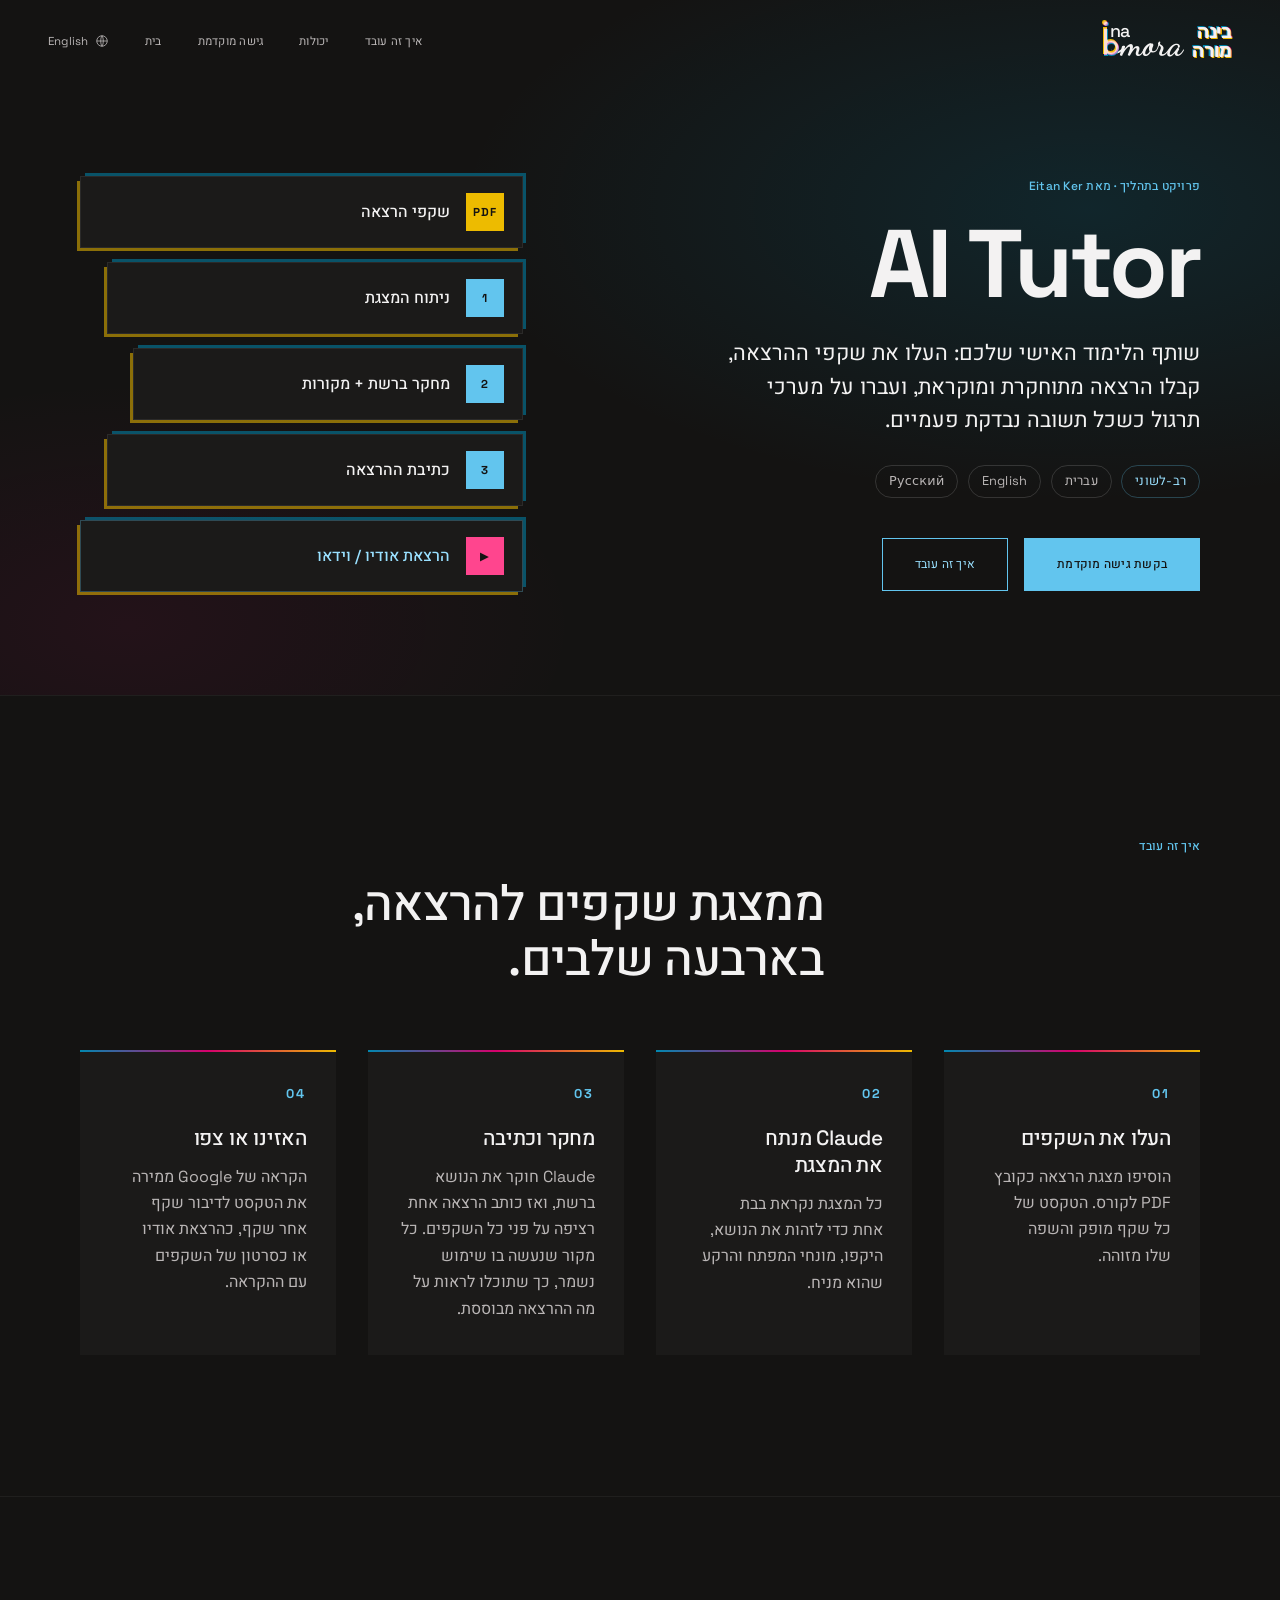
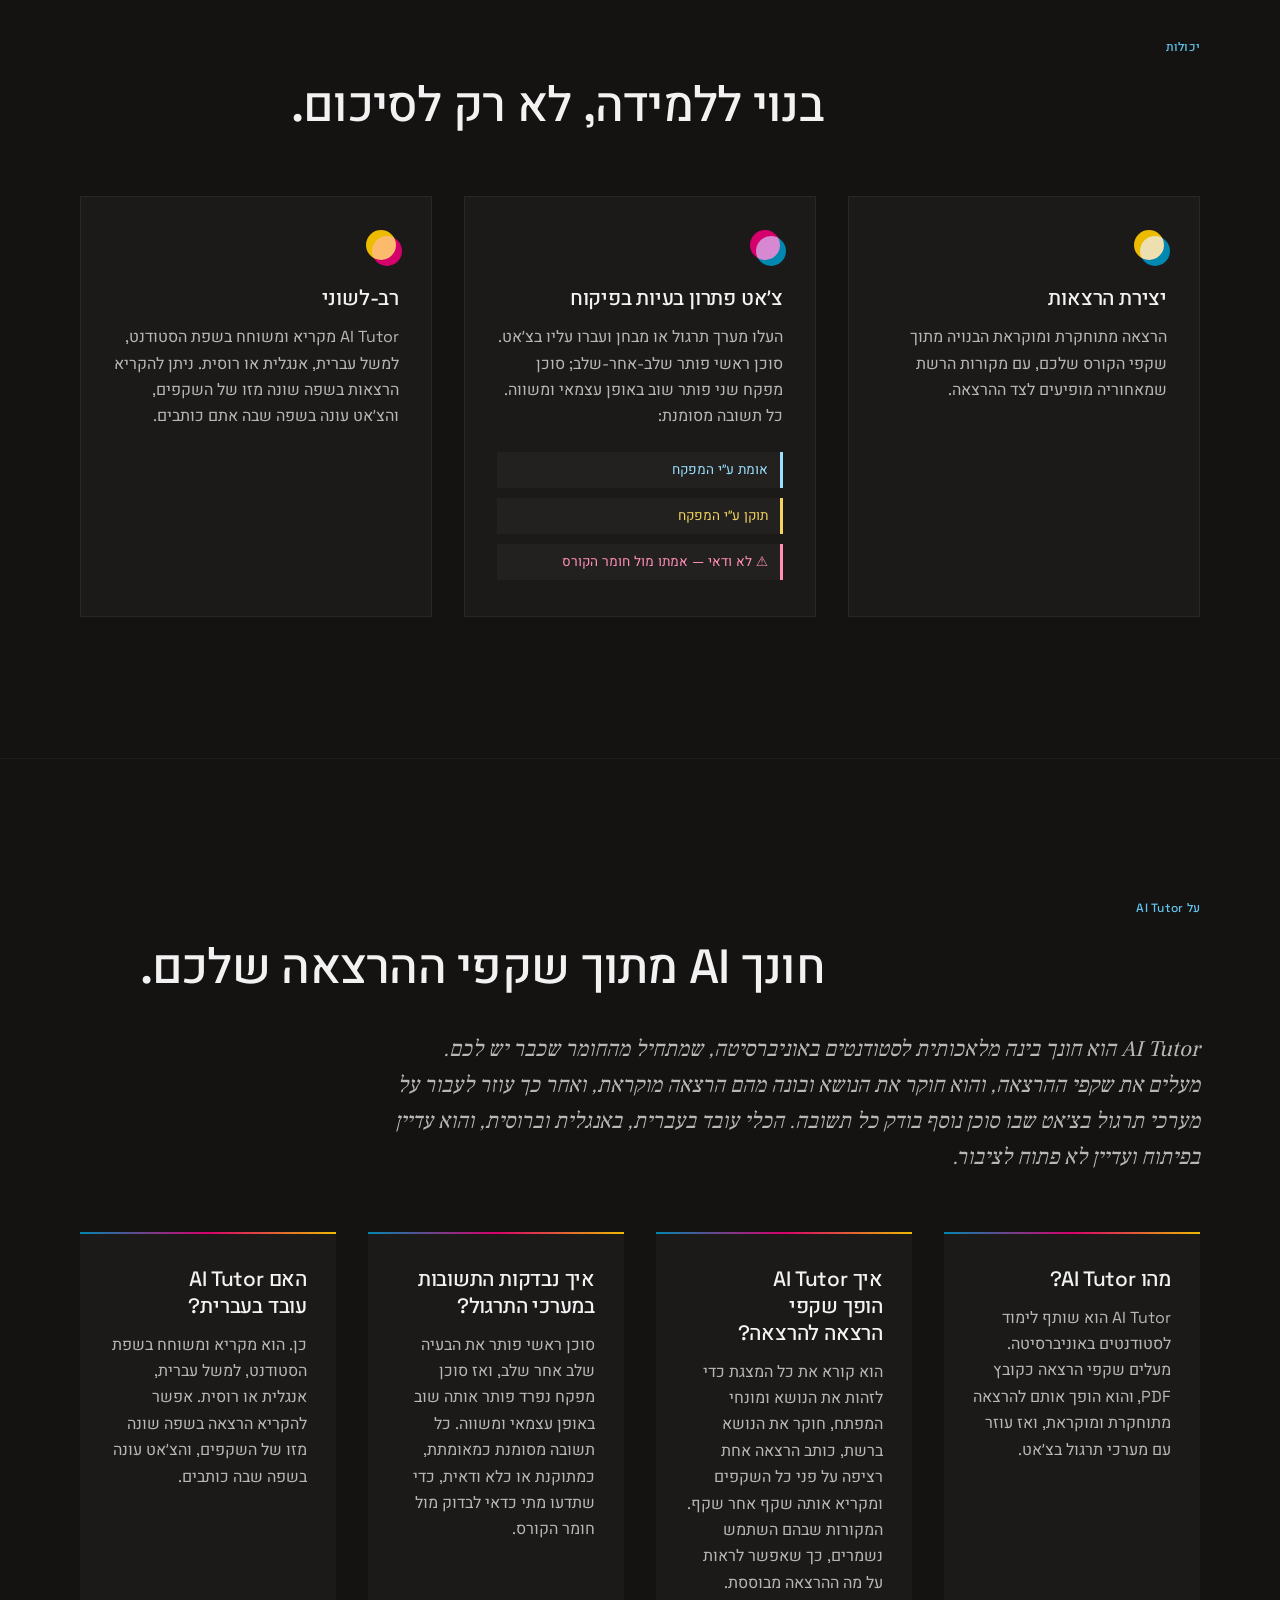
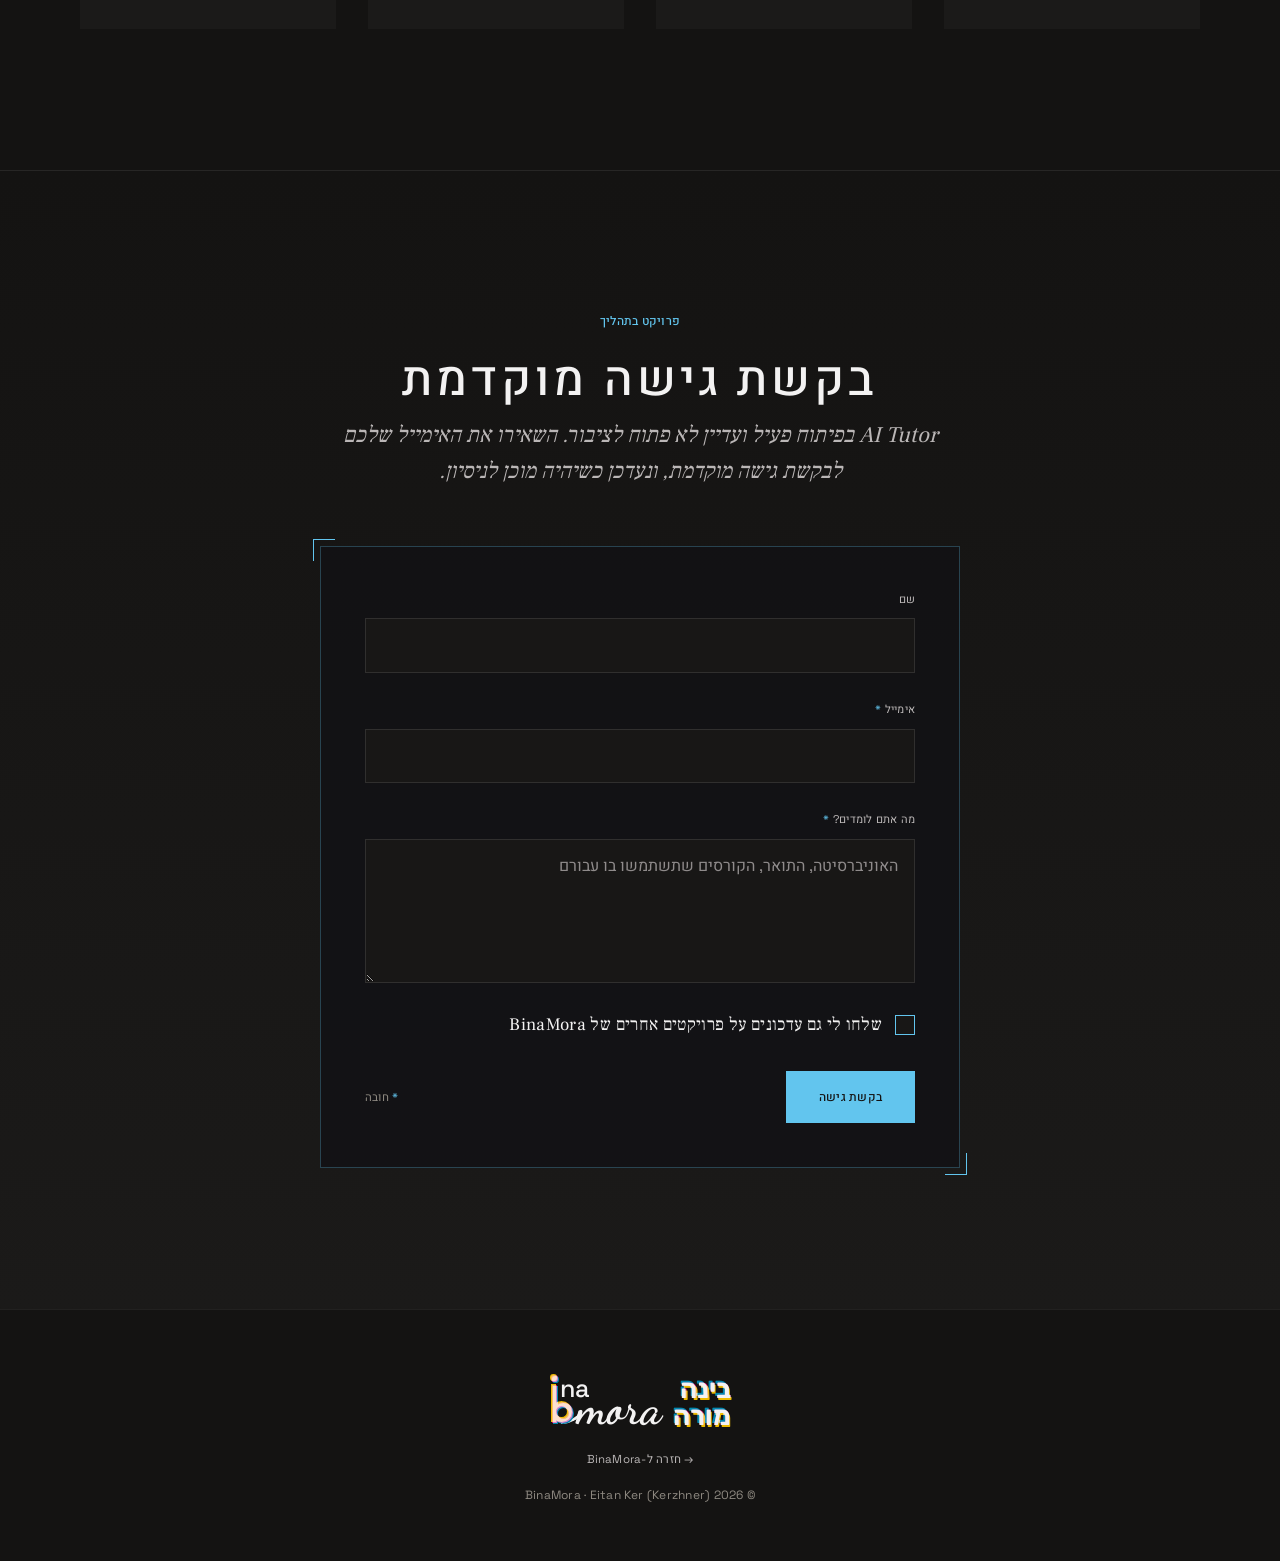
<file: he/tutor/index.html>
<!DOCTYPE html>
<html lang="he" dir="rtl">
<head>
  <meta charset="utf-8">
  <meta name="viewport" content="width=device-width, initial-scale=1">
  <title>AI Tutor — חונך לימודים לסטודנטים | BinaMora</title>
  <meta name="description" content="AI Tutor, חונך לימודים לסטודנטים מאת Eitan Ker: העלו שקפי הרצאה וקבלו הרצאת אודיו/וידאו מתוחקרת ומוקראת, ואז עברו על מערכי תרגול בצ׳אט שבו סוכן מפקח בודק כל תשובה. רב-לשוני: מקריא ומשוחח בשפת הסטודנט, למשל עברית, אנגלית או רוסית.">
  <meta name="author" content="Eitan Ker">
  <meta name="theme-color" content="#141312">
  <link rel="canonical" href="https://binamora.com/he/tutor/">
  <link rel="alternate" hreflang="en" href="https://binamora.com/tutor/">
  <link rel="alternate" hreflang="he" href="https://binamora.com/he/tutor/">
  <link rel="alternate" hreflang="x-default" href="https://binamora.com/tutor/">
  <link rel="icon" href="/favicon.ico" sizes="48x48">
  <link rel="icon" type="image/png" sizes="192x192" href="/assets/icons/favicon-192.png">
  <link rel="icon" type="image/svg+xml" href="/favicon.svg">
  <link rel="apple-touch-icon" sizes="180x180" href="/apple-touch-icon.png">

  <!-- Open Graph / social -->
  <meta property="og:type" content="website">
  <meta property="og:site_name" content="BinaMora">
  <meta property="og:title" content="AI Tutor — חונך לימודים לסטודנטים | BinaMora">
  <meta property="og:description" content="AI Tutor, חונך לימודים לסטודנטים מאת Eitan Ker: העלו שקפי הרצאה וקבלו הרצאת אודיו/וידאו מתוחקרת ומוקראת, ואז עברו על מערכי תרגול בצ׳אט שבו סוכן מפקח בודק כל תשובה. רב-לשוני: מקריא ומשוחח בשפת הסטודנט, למשל עברית, אנגלית או רוסית.">
  <meta property="og:url" content="https://binamora.com/he/tutor/">
  <meta property="og:locale" content="he_IL">
  <meta property="og:locale:alternate" content="en_US">
  <meta property="og:image" content="https://binamora.com/icon-512.png">
  <meta property="og:image:width" content="512">
  <meta property="og:image:height" content="512">
  <meta property="og:image:alt" content="הלוגו של BinaMora">
  <meta name="twitter:card" content="summary">
  <meta name="twitter:title" content="AI Tutor — חונך לימודים לסטודנטים | BinaMora">
  <meta name="twitter:description" content="AI Tutor, חונך לימודים לסטודנטים מאת Eitan Ker: העלו שקפי הרצאה וקבלו הרצאת אודיו/וידאו מתוחקרת ומוקראת, ואז עברו על מערכי תרגול בצ׳אט שבו סוכן מפקח בודק כל תשובה. רב-לשוני: מקריא ומשוחח בשפת הסטודנט, למשל עברית, אנגלית או רוסית.">
  <meta name="twitter:image" content="https://binamora.com/icon-512.png">

  <script type="application/ld+json">
  {
    "@context": "https://schema.org",
    "@graph": [
      {
        "@type": "SoftwareApplication",
        "@id": "https://binamora.com/tutor/#app",
        "name": "AI Tutor",
        "url": "https://binamora.com/he/tutor/",
        "applicationCategory": "EducationalApplication",
        "description": "AI Tutor, חונך לימודים לסטודנטים מאת Eitan Ker: העלו שקפי הרצאה וקבלו הרצאת אודיו/וידאו מתוחקרת ומוקראת, ואז עברו על מערכי תרגול בצ׳אט שבו סוכן מפקח בודק כל תשובה. רב-לשוני: מקריא ומשוחח בשפת הסטודנט, למשל עברית, אנגלית או רוסית.",
        "inLanguage": ["he", "en", "ru"],
        "creator": { "@id": "https://binamora.com/#eitan-ker" },
        "publisher": { "@id": "https://binamora.com/#org" }
      },
      {
        "@type": "Person",
        "@id": "https://binamora.com/#eitan-ker",
        "name": "Eitan Ker",
        "url": "https://binamora.com/"
      },
      {
        "@type": "Organization",
        "@id": "https://binamora.com/#org",
        "name": "BinaMora",
        "url": "https://binamora.com/",
        "logo": "https://binamora.com/icon-512.png"
      },
      {
        "@type": "FAQPage",
        "@id": "https://binamora.com/he/tutor/#faq",
        "inLanguage": "he",
        "mainEntity": [
          {
            "@type": "Question",
            "name": "מהו AI Tutor?",
            "acceptedAnswer": {
              "@type": "Answer",
              "text": "AI Tutor הוא שותף לימוד לסטודנטים באוניברסיטה. מעלים שקפי הרצאה כקובץ PDF, והוא הופך אותם להרצאה מתוחקרת ומוקראת, ואז עוזר עם מערכי תרגול בצ׳אט."
            }
          },
          {
            "@type": "Question",
            "name": "איך AI Tutor הופך שקפי הרצאה להרצאה?",
            "acceptedAnswer": {
              "@type": "Answer",
              "text": "הוא קורא את כל המצגת כדי לזהות את הנושא ומונחי המפתח, חוקר את הנושא ברשת, כותב הרצאה אחת רציפה על פני כל השקפים ומקריא אותה שקף אחר שקף. המקורות שבהם השתמש נשמרים, כך שאפשר לראות על מה ההרצאה מבוססת."
            }
          },
          {
            "@type": "Question",
            "name": "איך נבדקות התשובות במערכי התרגול?",
            "acceptedAnswer": {
              "@type": "Answer",
              "text": "סוכן ראשי פותר את הבעיה שלב אחר שלב, ואז סוכן מפקח נפרד פותר אותה שוב באופן עצמאי ומשווה. כל תשובה מסומנת כמאומתת, כמתוקנת או כלא ודאית, כדי שתדעו מתי כדאי לבדוק מול חומר הקורס."
            }
          },
          {
            "@type": "Question",
            "name": "האם AI Tutor עובד בעברית?",
            "acceptedAnswer": {
              "@type": "Answer",
              "text": "כן. הוא מקריא ומשוחח בשפת הסטודנט, למשל עברית, אנגלית או רוסית. אפשר להקריא הרצאה בשפה שונה מזו של השקפים, והצ׳אט עונה בשפה שבה כותבים."
            }
          }
        ]
      }
    ]
  }
  </script>

  <link rel="preconnect" href="https://fonts.googleapis.com">
  <link rel="preconnect" href="https://fonts.gstatic.com" crossorigin>
  <link href="https://fonts.googleapis.com/css2?family=Space+Grotesk:wght@400;500;700&family=Source+Serif+4:ital,wght@1,400&family=Heebo:wght@400;500;700&family=Frank+Ruhl+Libre:wght@400;500&family=Rubik:wght@500;600;700&display=swap" rel="stylesheet">
  <link href="https://fonts.googleapis.com/css2?family=Dancing+Script:wght@700&text=mora&display=block" rel="stylesheet">
  <link rel="stylesheet" href="../../styles.css?v=6">
  <link rel="stylesheet" href="../../assets/bg/bg.css">
</head>
<body class="page-tutor">
  <a class="skip" href="#how">דלג לאופן הפעולה</a>

  <header class="nav nav--solid" id="nav">
    <a class="nav__brand" href="/he/" aria-label="BinaMora — בינה-מורה, לעמוד הבית"><span class="bm-lockup bm-lockup--nav"><span class="bm-logo bm-logo--nav"><span class="bm-logo__mark" aria-hidden="true" style="display:inline-flex;align-items:baseline;font-family:'Space Grotesk',sans-serif;line-height:1;font-size:calc(var(--bm)*100);color:#f3f2f2"><span style="position:relative;z-index:1;flex:none;width:calc(var(--bm)*50);height:calc(var(--bm)*114.4);margin-right:calc(var(--bm)*7)"><span style="position:absolute;left:calc(var(--bm)*-2.5);bottom:calc(var(--bm)*2.5);width:calc(var(--bm)*50);height:calc(var(--bm)*90.4);mix-blend-mode:screen"><span style="position:absolute;left:0;bottom:0;width:calc(var(--bm)*12.5);height:calc(var(--bm)*90.4);background:#edbb00"></span><span style="position:absolute;left:0;bottom:0;width:calc(var(--bm)*50);height:calc(var(--bm)*50);border:calc(var(--bm)*12.5) solid #edbb00;border-radius:50%;box-sizing:border-box;background:transparent"></span></span><span style="position:absolute;left:0;bottom:0;width:calc(var(--bm)*50);height:calc(var(--bm)*90.4);mix-blend-mode:screen"><span style="position:absolute;left:0;bottom:0;width:calc(var(--bm)*12.5);height:calc(var(--bm)*90.4);background:#d6006c"></span><span style="position:absolute;left:0;bottom:0;width:calc(var(--bm)*50);height:calc(var(--bm)*50);border:calc(var(--bm)*12.5) solid #d6006c;border-radius:50%;box-sizing:border-box;background:transparent"></span></span><span style="position:absolute;left:calc(var(--bm)*2.5);bottom:calc(var(--bm)*-2.5);width:calc(var(--bm)*50);height:calc(var(--bm)*90.4);mix-blend-mode:screen"><span style="position:absolute;left:0;bottom:0;width:calc(var(--bm)*12.5);height:calc(var(--bm)*90.4);background:#0088b0"></span><span style="position:absolute;left:0;bottom:0;width:calc(var(--bm)*50);height:calc(var(--bm)*50);border:calc(var(--bm)*12.5) solid #0088b0;border-radius:50%;box-sizing:border-box;background:transparent"></span></span><span style="position:absolute;left:calc(var(--bm)*19.5);bottom:calc(var(--bm)*51.76);font-size:calc(var(--bm)*60);font-weight:500;letter-spacing:-0.02em;line-height:1">na</span><span style="position:absolute;left:calc(var(--bm)*-4.25);bottom:calc(var(--bm)*100.9);width:calc(var(--bm)*16);height:calc(var(--bm)*16);border-radius:50%;background:#edbb00;mix-blend-mode:screen"></span><span style="position:absolute;left:calc(var(--bm)*-1.75);bottom:calc(var(--bm)*98.4);width:calc(var(--bm)*16);height:calc(var(--bm)*16);border-radius:50%;background:#d6006c;mix-blend-mode:screen"></span><span style="position:absolute;left:calc(var(--bm)*0.75);bottom:calc(var(--bm)*95.9);width:calc(var(--bm)*16);height:calc(var(--bm)*16);border-radius:50%;background:#0088b0;mix-blend-mode:screen"></span></span><span style="position:relative;display:inline-block;flex:none;width:0;height:calc(var(--bm)*50);z-index:0"><span style="position:absolute;left:calc(var(--bm)*-36);bottom:calc(var(--bm)*-0.4);width:calc(var(--bm)*42);height:calc(var(--bm)*30);border-bottom:calc(var(--bm)*9.375) solid #f3f2f2;border-right:calc(var(--bm)*9.375) solid #f3f2f2;border-radius:0 0 calc(var(--bm)*42) 0 / 0 0 calc(var(--bm)*30) 0;box-sizing:border-box;transform:skewX(-14deg);transform-origin:bottom left"></span></span><span style="font-family:'Dancing Script', cursive;font-size:calc(var(--bm)*110);font-weight:700;line-height:1;color:#f3f2f2;margin-left:calc(var(--bm)*2);position:relative;z-index:0;letter-spacing:0">mora</span></span></span><span class="bm-he" aria-hidden="true" lang="he"><span class="bm-he__y">בינה<br>מורה</span><span class="bm-he__m">בינה<br>מורה</span><span class="bm-he__c">בינה<br>מורה</span><span class="bm-he__w">בינה<br>מורה</span></span></span></a>
    <nav class="nav__links" aria-label="ראשי">
      <a href="#how">איך זה עובד</a>
      <a href="#features">יכולות</a>
      <a href="#access">גישה מוקדמת</a>
      <a href="/he/">בית</a>
      <a class="lang-switch" href="/tutor/" hreflang="en" lang="en" aria-label="Switch to English"><svg class="lang-switch__globe" viewBox="0 0 24 24" aria-hidden="true"><circle cx="12" cy="12" r="9"/><path d="M3 12h18M12 3c3 3.5 3 14.5 0 18M12 3c-3 3.5-3 14.5 0 18"/></svg>English</a>
    </nav>
  </header>

  <main id="top">
    <!-- ============ HERO ============ -->
    <section class="tutor-hero">
      <div class="container tutor-hero__inner">
        <div class="tutor-hero__copy">
          <p class="eyebrow reveal">פרויקט בתהליך · מאת Eitan Ker</p>
          <h1 class="tutor-hero__title reveal">AI Tutor</h1>
          <p class="tutor-hero__pitch reveal">שותף הלימוד האישי שלכם: העלו את שקפי ההרצאה, קבלו הרצאה מתוחקרת ומוקראת, ועברו על מערכי תרגול כשכל תשובה נבדקת פעמיים.</p>
          <p class="tutor-hero__langs reveal" aria-label="רב-לשוני, למשל עברית, אנגלית ורוסית"><span>רב-לשוני</span><span lang="he">עברית</span><span lang="en">English</span><span lang="ru">Русский</span></p>
          <div class="tutor-hero__actions reveal">
            <a class="btn btn--solid" href="#access">בקשת גישה מוקדמת</a>
            <a class="btn btn--ghost" href="#how">איך זה עובד</a>
          </div>
        </div>

        <!-- Illustration (not a product screenshot): the lecture pipeline as a stack of layers -->
        <div class="tutor-flow reveal" aria-hidden="true">
          <div class="tutor-flow__item"><span class="tutor-flow__tag">PDF</span>שקפי הרצאה</div>
          <div class="tutor-flow__item"><span class="tutor-flow__tag">1</span>ניתוח המצגת</div>
          <div class="tutor-flow__item"><span class="tutor-flow__tag">2</span>מחקר ברשת + מקורות</div>
          <div class="tutor-flow__item"><span class="tutor-flow__tag">3</span>כתיבת ההרצאה</div>
          <div class="tutor-flow__item tutor-flow__item--out"><span class="tutor-flow__tag">▶</span>הרצאת אודיו / וידאו</div>
        </div>
      </div>
    </section>

    <!-- ============ HOW IT WORKS ============ -->
    <section class="section tutor-how" id="how" aria-labelledby="how-title">
      <div class="container">
        <p class="eyebrow reveal">איך זה עובד</p>
        <h2 class="section__title reveal" id="how-title">ממצגת שקפים להרצאה, בארבעה שלבים.</h2>
        <ol class="tutor-steps">
          <li class="tutor-step reveal">
            <span class="tutor-step__n">01</span>
            <h3>העלו את השקפים</h3>
            <p>הוסיפו מצגת הרצאה כקובץ PDF לקורס. הטקסט של כל שקף מופק והשפה שלו מזוהה.</p>
          </li>
          <li class="tutor-step reveal">
            <span class="tutor-step__n">02</span>
            <h3>Claude מנתח את המצגת</h3>
            <p>כל המצגת נקראת בבת אחת כדי לזהות את הנושא, היקפו, מונחי המפתח והרקע שהוא מניח.</p>
          </li>
          <li class="tutor-step reveal">
            <span class="tutor-step__n">03</span>
            <h3>מחקר וכתיבה</h3>
            <p>Claude חוקר את הנושא ברשת, ואז כותב הרצאה אחת רציפה על פני כל השקפים. כל מקור שנעשה בו שימוש נשמר, כך שתוכלו לראות על מה ההרצאה מבוססת.</p>
          </li>
          <li class="tutor-step reveal">
            <span class="tutor-step__n">04</span>
            <h3>האזינו או צפו</h3>
            <p>הקראה של Google ממירה את הטקסט לדיבור שקף אחר שקף, כהרצאת אודיו או כסרטון של השקפים עם ההקראה.</p>
          </li>
        </ol>
      </div>
    </section>

    <!-- ============ FEATURES ============ -->
    <section class="section tutor-features" id="features" aria-labelledby="features-title">
      <div class="container">
        <p class="eyebrow reveal">יכולות</p>
        <h2 class="section__title reveal" id="features-title">בנוי ללמידה, לא רק לסיכום.</h2>
        <div class="tutor-grid">
          <article class="tutor-card reveal">
            <span class="tutor-card__mark" aria-hidden="true"></span>
            <h3>יצירת הרצאות</h3>
            <p>הרצאה מתוחקרת ומוקראת הבנויה מתוך שקפי הקורס שלכם, עם מקורות הרשת שמאחוריה מופיעים לצד ההרצאה.</p>
          </article>
          <article class="tutor-card reveal">
            <span class="tutor-card__mark" aria-hidden="true"></span>
            <h3>צ׳אט פתרון בעיות בפיקוח</h3>
            <p>העלו מערך תרגול או מבחן ועברו עליו בצ׳אט. סוכן ראשי פותר שלב-אחר-שלב; סוכן מפקח שני פותר שוב באופן עצמאי ומשווה. כל תשובה מסומנת:</p>
            <ul class="tutor-verdicts" aria-label="סימוני תשובות">
              <li class="is-ok">אומת ע״י המפקח</li>
              <li class="is-fix">תוקן ע״י המפקח</li>
              <li class="is-warn">⚠ לא ודאי — אמתו מול חומר הקורס</li>
            </ul>
          </article>
          <article class="tutor-card reveal">
            <span class="tutor-card__mark" aria-hidden="true"></span>
            <h3>רב-לשוני</h3>
            <p>AI Tutor מקריא ומשוחח בשפת הסטודנט, למשל עברית, אנגלית או רוסית. ניתן להקריא הרצאות בשפה שונה מזו של השקפים, והצ׳אט עונה בשפה שבה אתם כותבים.</p>
          </article>
        </div>
      </div>
    </section>

    <!-- ============ ABOUT / FAQ ============ -->
    <section class="section tutor-features" id="faq" aria-labelledby="faq-title">
      <div class="container">
        <p class="eyebrow reveal">על AI Tutor</p>
        <h2 class="section__title reveal" id="faq-title">חונך AI מתוך שקפי ההרצאה שלכם.</h2>
        <p class="contact__lede reveal">AI Tutor הוא חונך בינה מלאכותית לסטודנטים באוניברסיטה, שמתחיל מהחומר שכבר יש לכם. מעלים את שקפי ההרצאה, והוא חוקר את הנושא ובונה מהם הרצאה מוקראת, ואחר כך עוזר לעבור על מערכי תרגול בצ׳אט שבו סוכן נוסף בודק כל תשובה. הכלי עובד בעברית, באנגלית וברוסית, והוא עדיין בפיתוח ועדיין לא פתוח לציבור.</p>
        <ul class="tutor-steps">
          <li class="tutor-step reveal">
            <h3>מהו AI Tutor?</h3>
            <p>AI Tutor הוא שותף לימוד לסטודנטים באוניברסיטה. מעלים שקפי הרצאה כקובץ PDF, והוא הופך אותם להרצאה מתוחקרת ומוקראת, ואז עוזר עם מערכי תרגול בצ׳אט.</p>
          </li>
          <li class="tutor-step reveal">
            <h3>איך AI Tutor הופך שקפי הרצאה להרצאה?</h3>
            <p>הוא קורא את כל המצגת כדי לזהות את הנושא ומונחי המפתח, חוקר את הנושא ברשת, כותב הרצאה אחת רציפה על פני כל השקפים ומקריא אותה שקף אחר שקף. המקורות שבהם השתמש נשמרים, כך שאפשר לראות על מה ההרצאה מבוססת.</p>
          </li>
          <li class="tutor-step reveal">
            <h3>איך נבדקות התשובות במערכי התרגול?</h3>
            <p>סוכן ראשי פותר את הבעיה שלב אחר שלב, ואז סוכן מפקח נפרד פותר אותה שוב באופן עצמאי ומשווה. כל תשובה מסומנת כמאומתת, כמתוקנת או כלא ודאית, כדי שתדעו מתי כדאי לבדוק מול חומר הקורס.</p>
          </li>
          <li class="tutor-step reveal">
            <h3>האם AI Tutor עובד בעברית?</h3>
            <p>כן. הוא מקריא ומשוחח בשפת הסטודנט, למשל עברית, אנגלית או רוסית. אפשר להקריא הרצאה בשפה שונה מזו של השקפים, והצ׳אט עונה בשפה שבה כותבים.</p>
          </li>
        </ul>
      </div>
    </section>

    <!-- ============ EARLY ACCESS ============ -->
    <section class="section contact" id="access" aria-labelledby="access-title">
      <div class="container contact__inner">
        <p class="eyebrow reveal">פרויקט בתהליך</p>
        <h2 class="section__title contact__title reveal" id="access-title">בקשת גישה מוקדמת</h2>
        <p class="contact__lede reveal">AI Tutor בפיתוח פעיל ועדיין לא פתוח לציבור. השאירו את האימייל שלכם לבקשת גישה מוקדמת, ונעדכן כשיהיה מוכן לניסיון.</p>

        <form class="contact-form reveal" id="contact-form"
              action="https://formsubmit.co/eizzker@gmail.com" method="POST"
              data-ajax="https://formsubmit.co/ajax/eizzker@gmail.com"
              data-subject-prefix="[BINAMORA] - AI Tutor access request (he)" novalidate>
          <input type="hidden" name="_subject" value="[BINAMORA] - AI Tutor access request (he)">
          <input type="hidden" name="_template" value="table">
          <input type="hidden" name="_captcha" value="false">
          <div class="contact-form__hp" aria-hidden="true">
            <label for="cf-honey">השאירו שדה זה ריק</label>
            <input type="text" id="cf-honey" name="_honey" tabindex="-1" autocomplete="off">
          </div>

          <div class="field">
            <label for="cf-name">שם</label>
            <input type="text" id="cf-name" name="name" autocomplete="name" maxlength="120">
          </div>

          <div class="field">
            <label for="cf-email">אימייל <span class="req" aria-hidden="true">*</span></label>
            <input type="email" id="cf-email" name="email" autocomplete="email" required aria-required="true" aria-describedby="cf-email-err">
            <p class="field__error" id="cf-email-err" hidden></p>
          </div>

          <div class="field">
            <label for="cf-message">מה אתם לומדים? <span class="req" aria-hidden="true">*</span></label>
            <textarea id="cf-message" name="message" rows="4" required aria-required="true" aria-describedby="cf-message-err" placeholder="האוניברסיטה, התואר, הקורסים שתשתמשו בו עבורם"></textarea>
            <p class="field__error" id="cf-message-err" hidden></p>
          </div>

          <div class="field field--check">
            <input type="checkbox" id="cf-updates" name="Updates signup" value="Yes">
            <label for="cf-updates">שלחו לי גם עדכונים על פרויקטים אחרים של BinaMora</label>
          </div>

          <div class="contact-form__actions">
            <button type="submit" class="btn btn--solid contact-form__submit">בקשת גישה</button>
            <p class="contact-form__note"><span aria-hidden="true">*</span> חובה</p>
          </div>

          <p class="contact-form__status" id="cf-status" role="status" aria-live="polite" tabindex="-1" hidden></p>
        </form>
      </div>
    </section>
  </main>

  <footer class="footer">
    <a class="footer__home" href="/he/" aria-label="BinaMora — בינה-מורה, לעמוד הבית"><div class="footer__brand"><span class="visually-hidden">BinaMora — בינה-מורה</span><span class="bm-lockup bm-lockup--footer"><span class="bm-logo bm-logo--footer"><span class="bm-logo__mark" aria-hidden="true" style="display:inline-flex;align-items:baseline;font-family:'Space Grotesk',sans-serif;line-height:1;font-size:calc(var(--bm)*100);color:#f3f2f2"><span style="position:relative;z-index:1;flex:none;width:calc(var(--bm)*50);height:calc(var(--bm)*114.4);margin-right:calc(var(--bm)*7)"><span style="position:absolute;left:calc(var(--bm)*-2.5);bottom:calc(var(--bm)*2.5);width:calc(var(--bm)*50);height:calc(var(--bm)*90.4);mix-blend-mode:screen"><span style="position:absolute;left:0;bottom:0;width:calc(var(--bm)*12.5);height:calc(var(--bm)*90.4);background:#edbb00"></span><span style="position:absolute;left:0;bottom:0;width:calc(var(--bm)*50);height:calc(var(--bm)*50);border:calc(var(--bm)*12.5) solid #edbb00;border-radius:50%;box-sizing:border-box;background:transparent"></span></span><span style="position:absolute;left:0;bottom:0;width:calc(var(--bm)*50);height:calc(var(--bm)*90.4);mix-blend-mode:screen"><span style="position:absolute;left:0;bottom:0;width:calc(var(--bm)*12.5);height:calc(var(--bm)*90.4);background:#d6006c"></span><span style="position:absolute;left:0;bottom:0;width:calc(var(--bm)*50);height:calc(var(--bm)*50);border:calc(var(--bm)*12.5) solid #d6006c;border-radius:50%;box-sizing:border-box;background:transparent"></span></span><span style="position:absolute;left:calc(var(--bm)*2.5);bottom:calc(var(--bm)*-2.5);width:calc(var(--bm)*50);height:calc(var(--bm)*90.4);mix-blend-mode:screen"><span style="position:absolute;left:0;bottom:0;width:calc(var(--bm)*12.5);height:calc(var(--bm)*90.4);background:#0088b0"></span><span style="position:absolute;left:0;bottom:0;width:calc(var(--bm)*50);height:calc(var(--bm)*50);border:calc(var(--bm)*12.5) solid #0088b0;border-radius:50%;box-sizing:border-box;background:transparent"></span></span><span style="position:absolute;left:calc(var(--bm)*19.5);bottom:calc(var(--bm)*51.76);font-size:calc(var(--bm)*60);font-weight:500;letter-spacing:-0.02em;line-height:1">na</span><span style="position:absolute;left:calc(var(--bm)*-4.25);bottom:calc(var(--bm)*100.9);width:calc(var(--bm)*16);height:calc(var(--bm)*16);border-radius:50%;background:#edbb00;mix-blend-mode:screen"></span><span style="position:absolute;left:calc(var(--bm)*-1.75);bottom:calc(var(--bm)*98.4);width:calc(var(--bm)*16);height:calc(var(--bm)*16);border-radius:50%;background:#d6006c;mix-blend-mode:screen"></span><span style="position:absolute;left:calc(var(--bm)*0.75);bottom:calc(var(--bm)*95.9);width:calc(var(--bm)*16);height:calc(var(--bm)*16);border-radius:50%;background:#0088b0;mix-blend-mode:screen"></span></span><span style="position:relative;display:inline-block;flex:none;width:0;height:calc(var(--bm)*50);z-index:0"><span style="position:absolute;left:calc(var(--bm)*-36);bottom:calc(var(--bm)*-0.4);width:calc(var(--bm)*42);height:calc(var(--bm)*30);border-bottom:calc(var(--bm)*9.375) solid #f3f2f2;border-right:calc(var(--bm)*9.375) solid #f3f2f2;border-radius:0 0 calc(var(--bm)*42) 0 / 0 0 calc(var(--bm)*30) 0;box-sizing:border-box;transform:skewX(-14deg);transform-origin:bottom left"></span></span><span style="font-family:'Dancing Script', cursive;font-size:calc(var(--bm)*110);font-weight:700;line-height:1;color:#f3f2f2;margin-left:calc(var(--bm)*2);position:relative;z-index:0;letter-spacing:0">mora</span></span></span><span class="bm-he" aria-hidden="true" lang="he"><span class="bm-he__y">בינה<br>מורה</span><span class="bm-he__m">בינה<br>מורה</span><span class="bm-he__c">בינה<br>מורה</span><span class="bm-he__w">בינה<br>מורה</span></span></span></div></a>
    <a class="footer__link" href="/he/">→ חזרה ל-BinaMora</a>
    <p class="footer__copy">© 2026 BinaMora · Eitan Ker (Kerzhner)</p>
  </footer>

  <script src="../../main.js?v=7" defer></script>
  <script src="../../assets/bg/bg.js?v=7" defer></script>
<!-- Cloudflare Web Analytics --><script defer src='https://static.cloudflareinsights.com/beacon.min.js' data-cf-beacon='{"token": "05b15c5d7b0f4cefab8ba37933cc589b"}'></script><!-- End Cloudflare Web Analytics -->
</body>
</html>
</file>
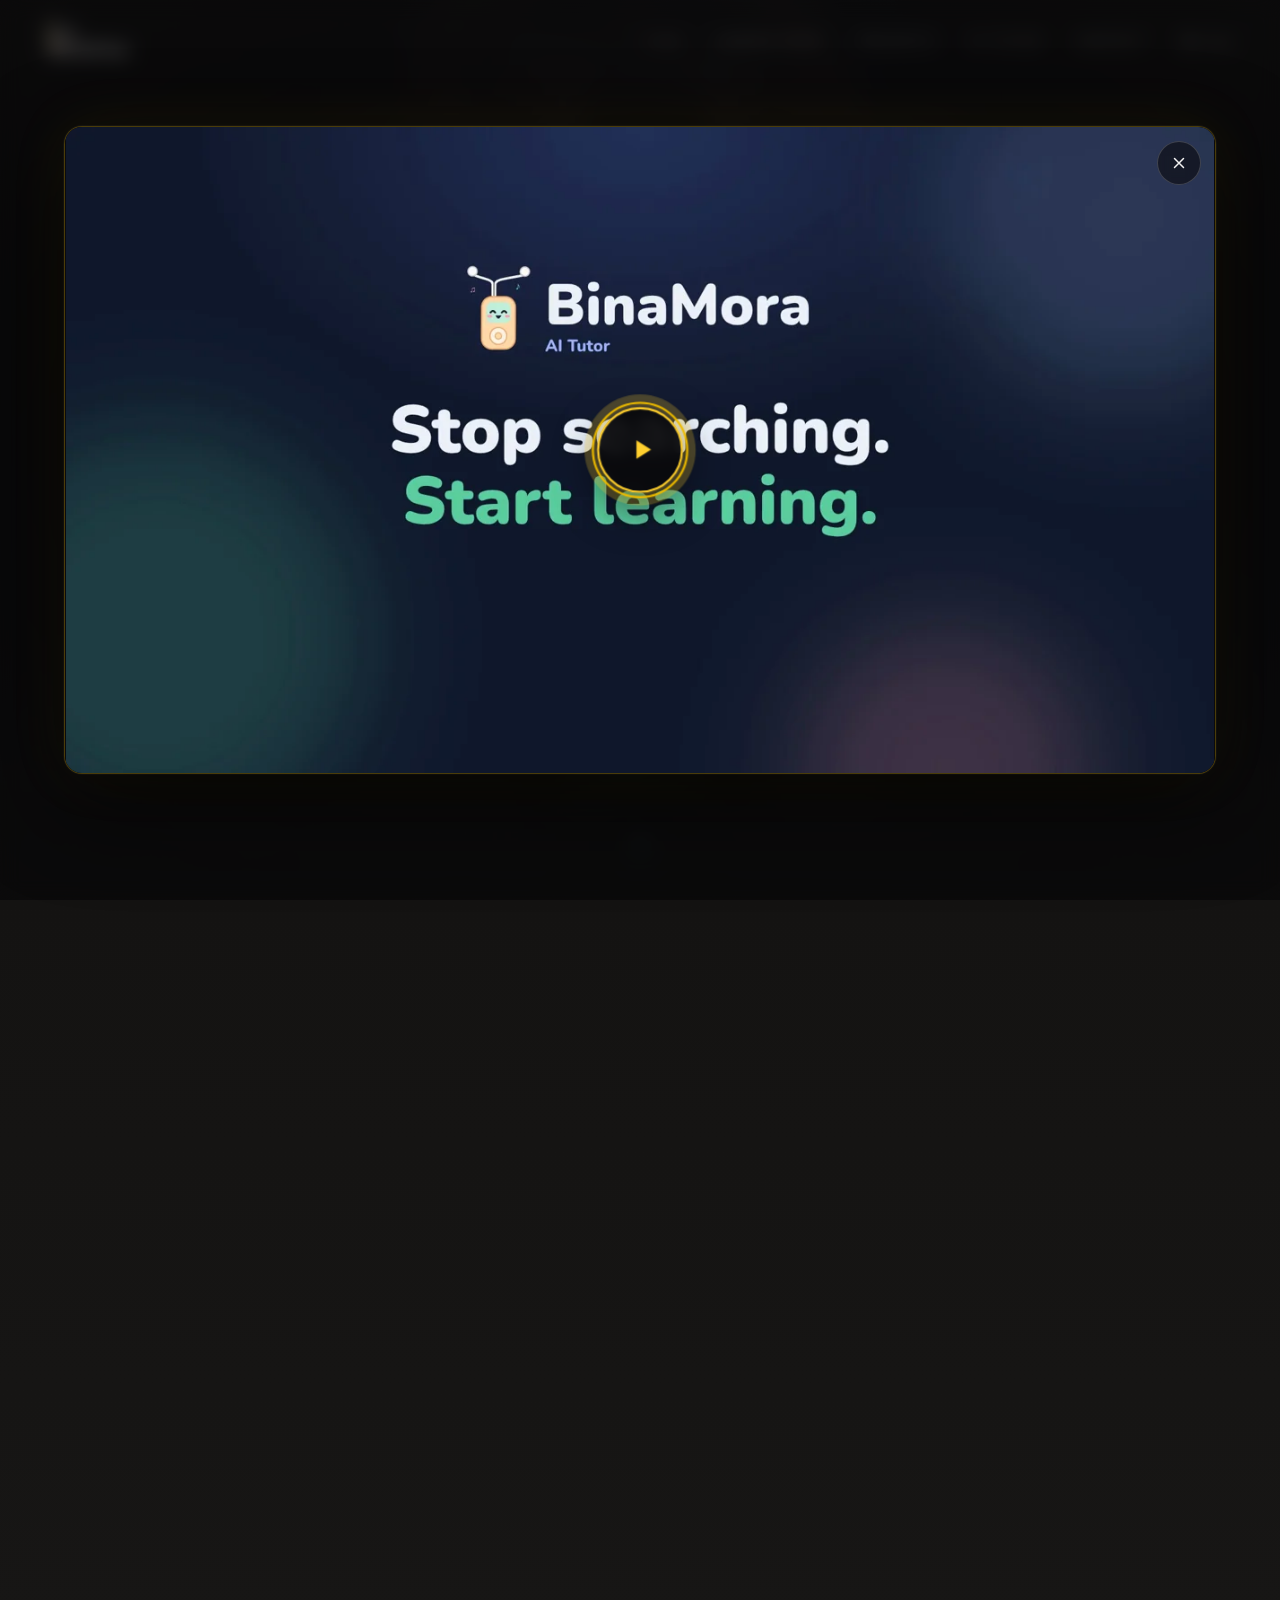
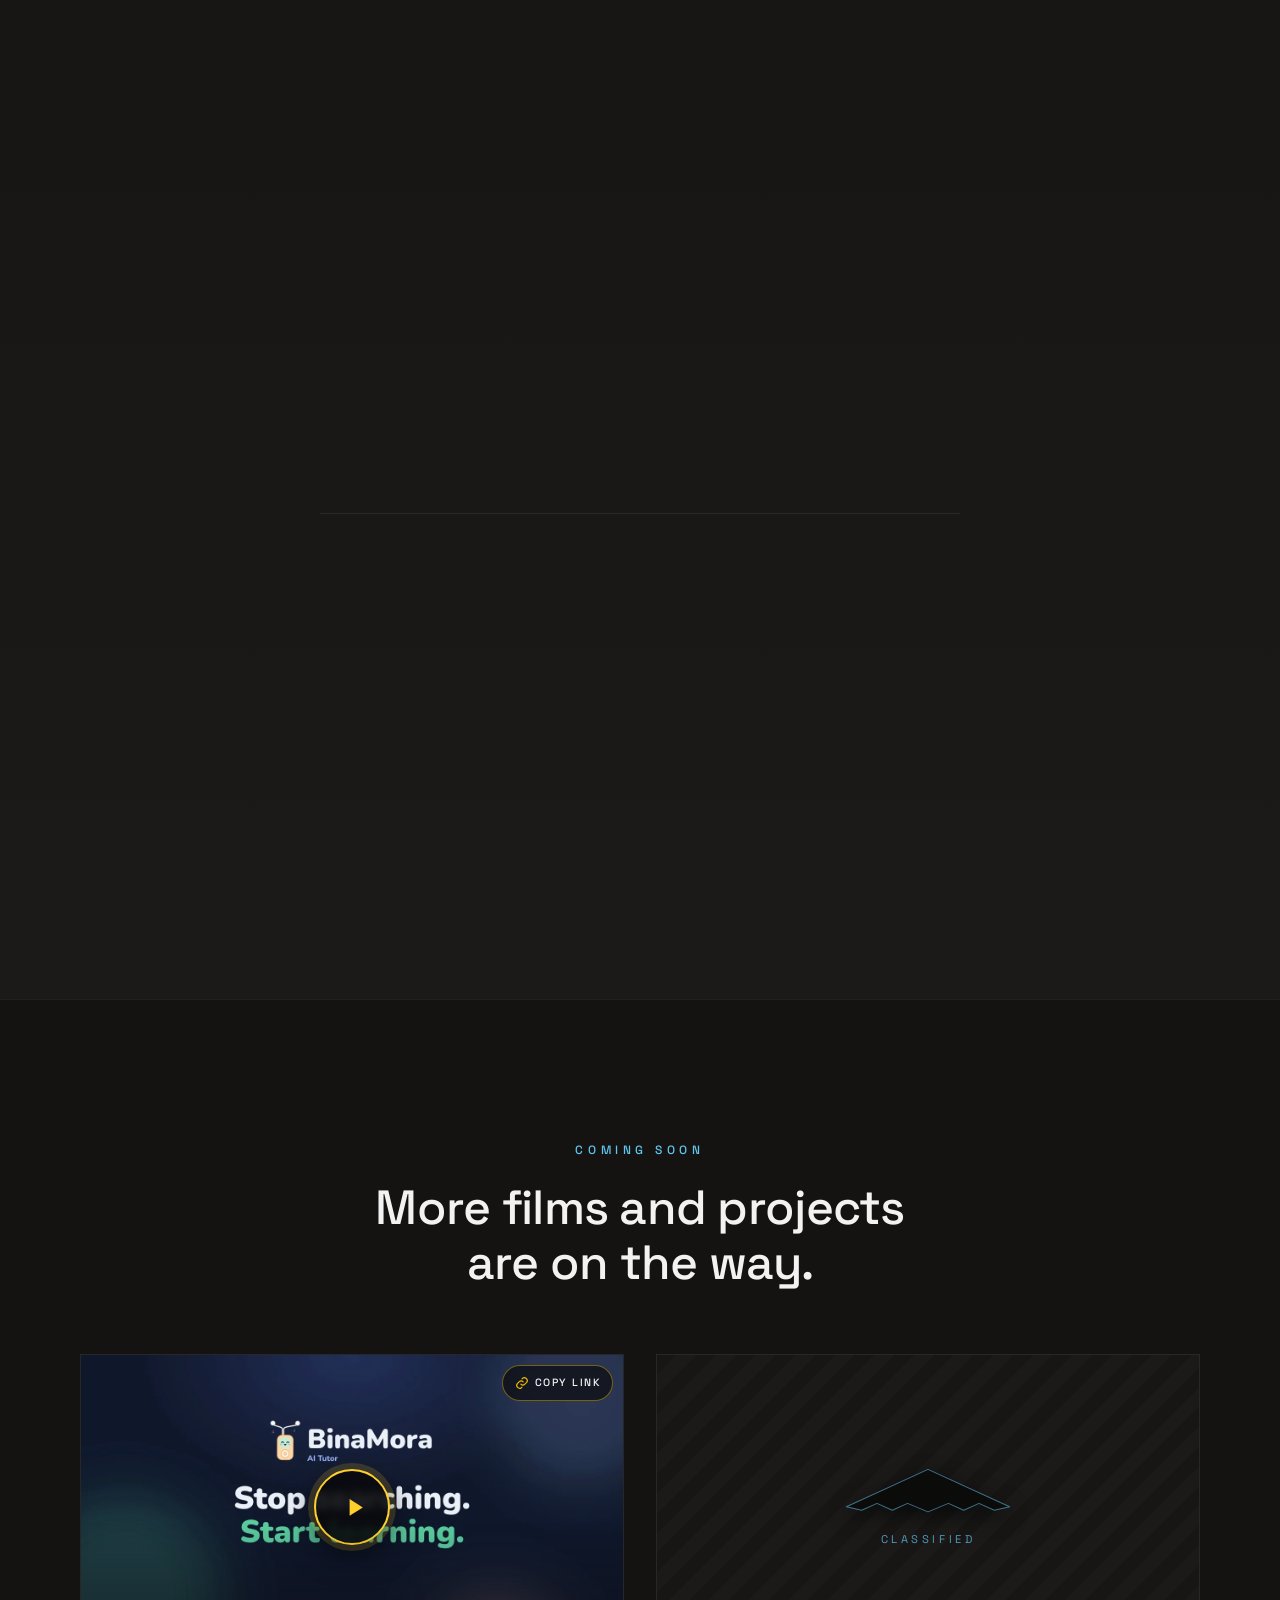
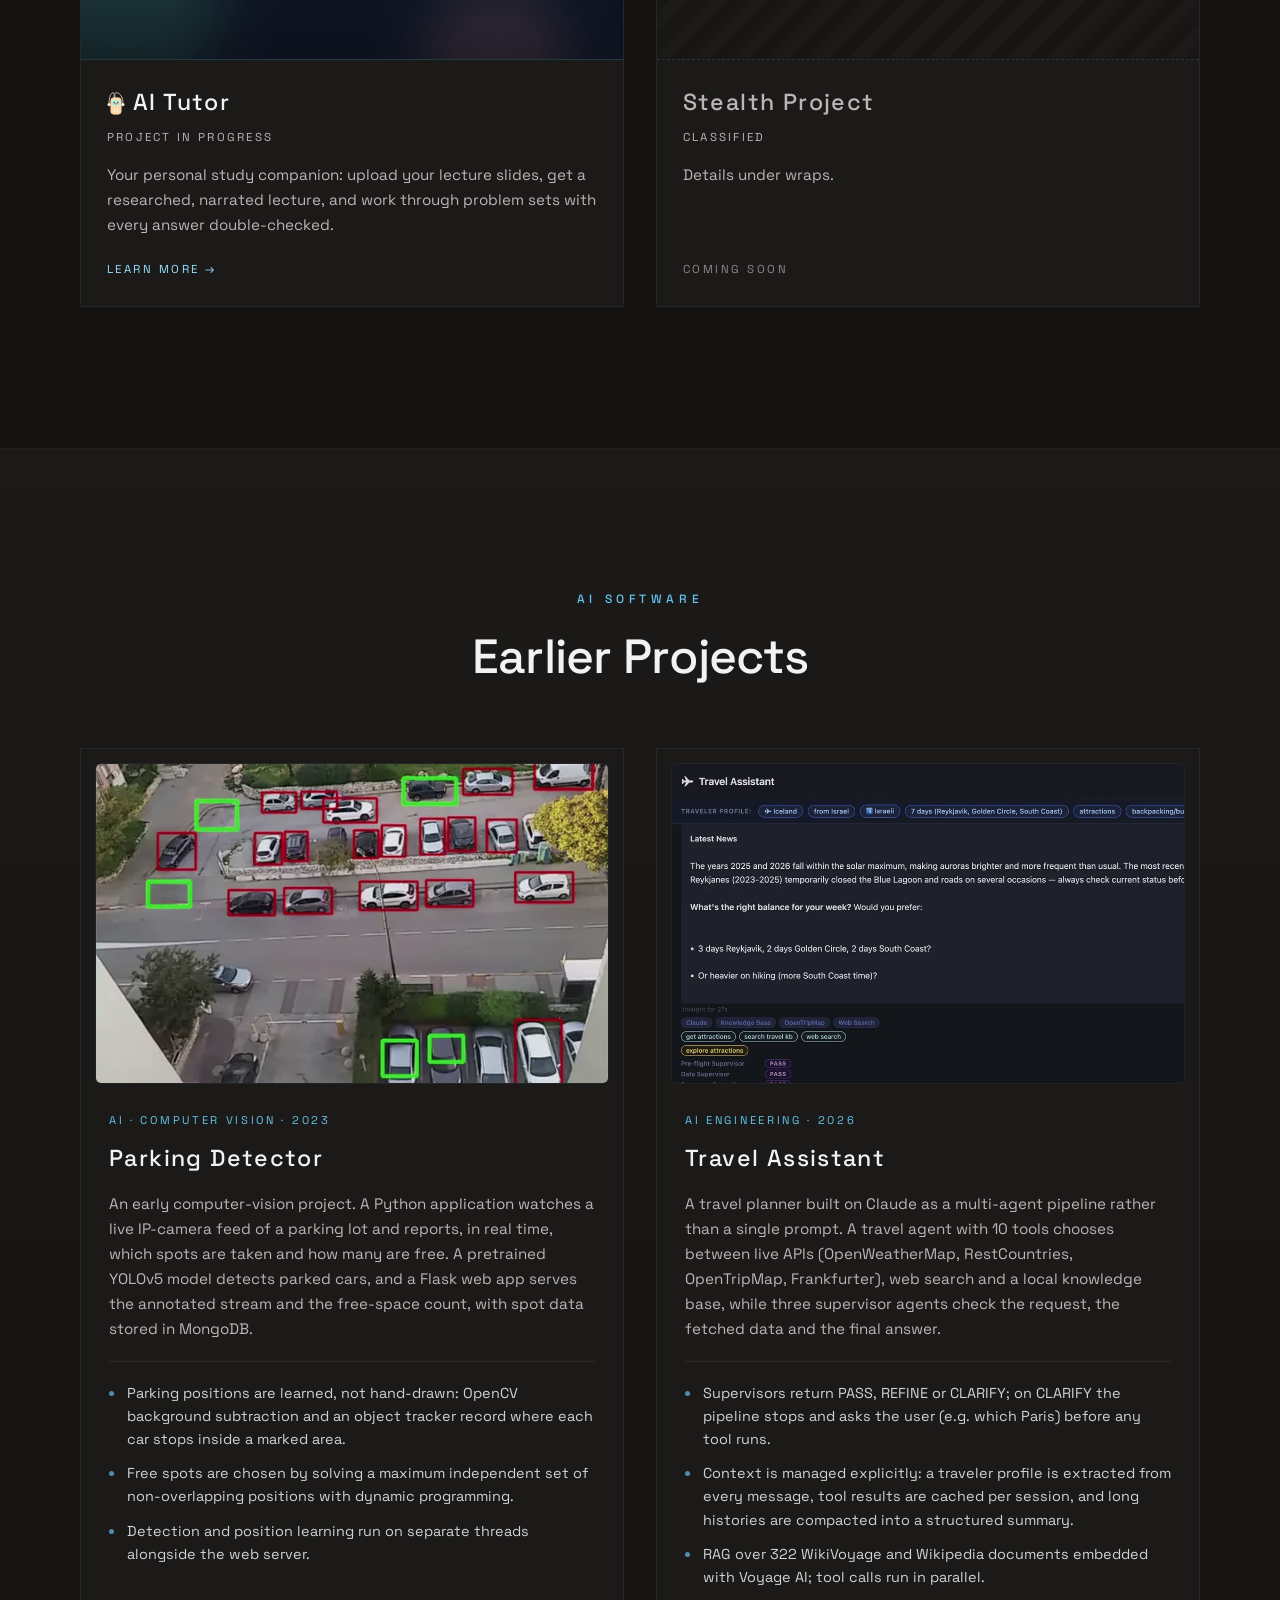
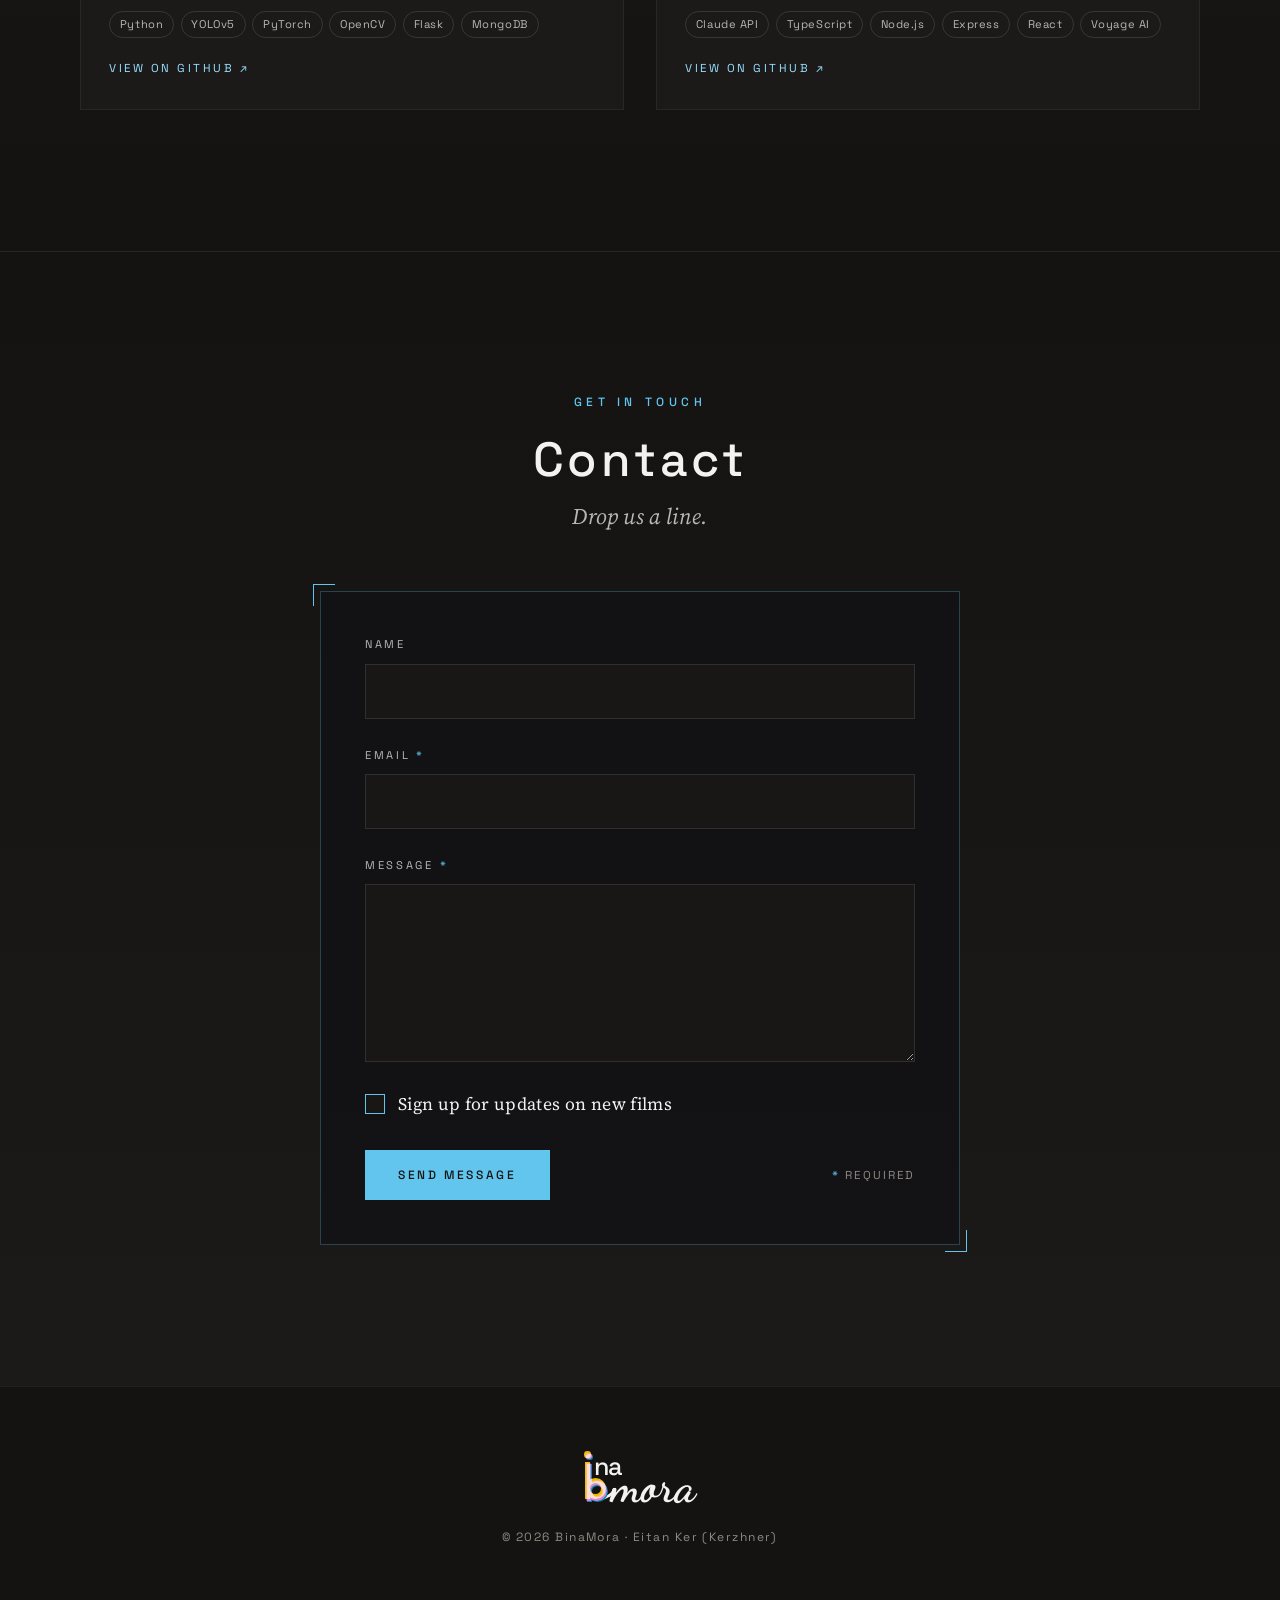
<file: v/tutor/index.html>
<!doctype html>
<html lang="en" dir="ltr">
<head>
  <meta charset="utf-8">
  <meta name="viewport" content="width=device-width, initial-scale=1">
  <title>AI Tutor by BinaMora</title>
  <meta name="description" content="Stop searching. Start learning.">
  <meta name="robots" content="noindex, follow">
  <link rel="canonical" href="https://binamora.com/">
  <meta http-equiv="refresh" content="0; url=https://binamora.com/#tutor-video">
  <meta property="og:type" content="video.other">
  <meta property="og:site_name" content="BinaMora">
  <meta property="og:title" content="AI Tutor by BinaMora">
  <meta property="og:description" content="Stop searching. Start learning.">
  <meta property="og:url" content="https://binamora.com/v/tutor/">
  <meta property="og:locale" content="en_US">
  <meta property="og:image" content="https://binamora.com/assets/video/share-tutor-en.jpg">
  <meta property="og:image:secure_url" content="https://binamora.com/assets/video/share-tutor-en.jpg">
  <meta property="og:image:type" content="image/jpeg">
  <meta property="og:image:width" content="1200">
  <meta property="og:image:height" content="630">
  <meta property="og:image:alt" content="AI Tutor by BinaMora">
  <meta name="twitter:card" content="summary_large_image">
  <meta name="twitter:title" content="AI Tutor by BinaMora">
  <meta name="twitter:description" content="Stop searching. Start learning.">
  <meta name="twitter:image" content="https://binamora.com/assets/video/share-tutor-en.jpg">
  <meta name="twitter:image:alt" content="AI Tutor by BinaMora">
  <link rel="icon" href="/favicon.svg" type="image/svg+xml">
  <style>body{margin:0;min-height:100vh;display:grid;place-items:center;background:#0b0b0d;color:#f3f2f2;font:16px/1.6 system-ui,sans-serif;text-align:center}a{color:#edbb00}</style>
  <script>location.replace('/#tutor-video');</script>
</head>
<body>
  <p><a href="https://binamora.com/#tutor-video">AI Tutor by BinaMora</a></p>
</body>
</html>
</file>
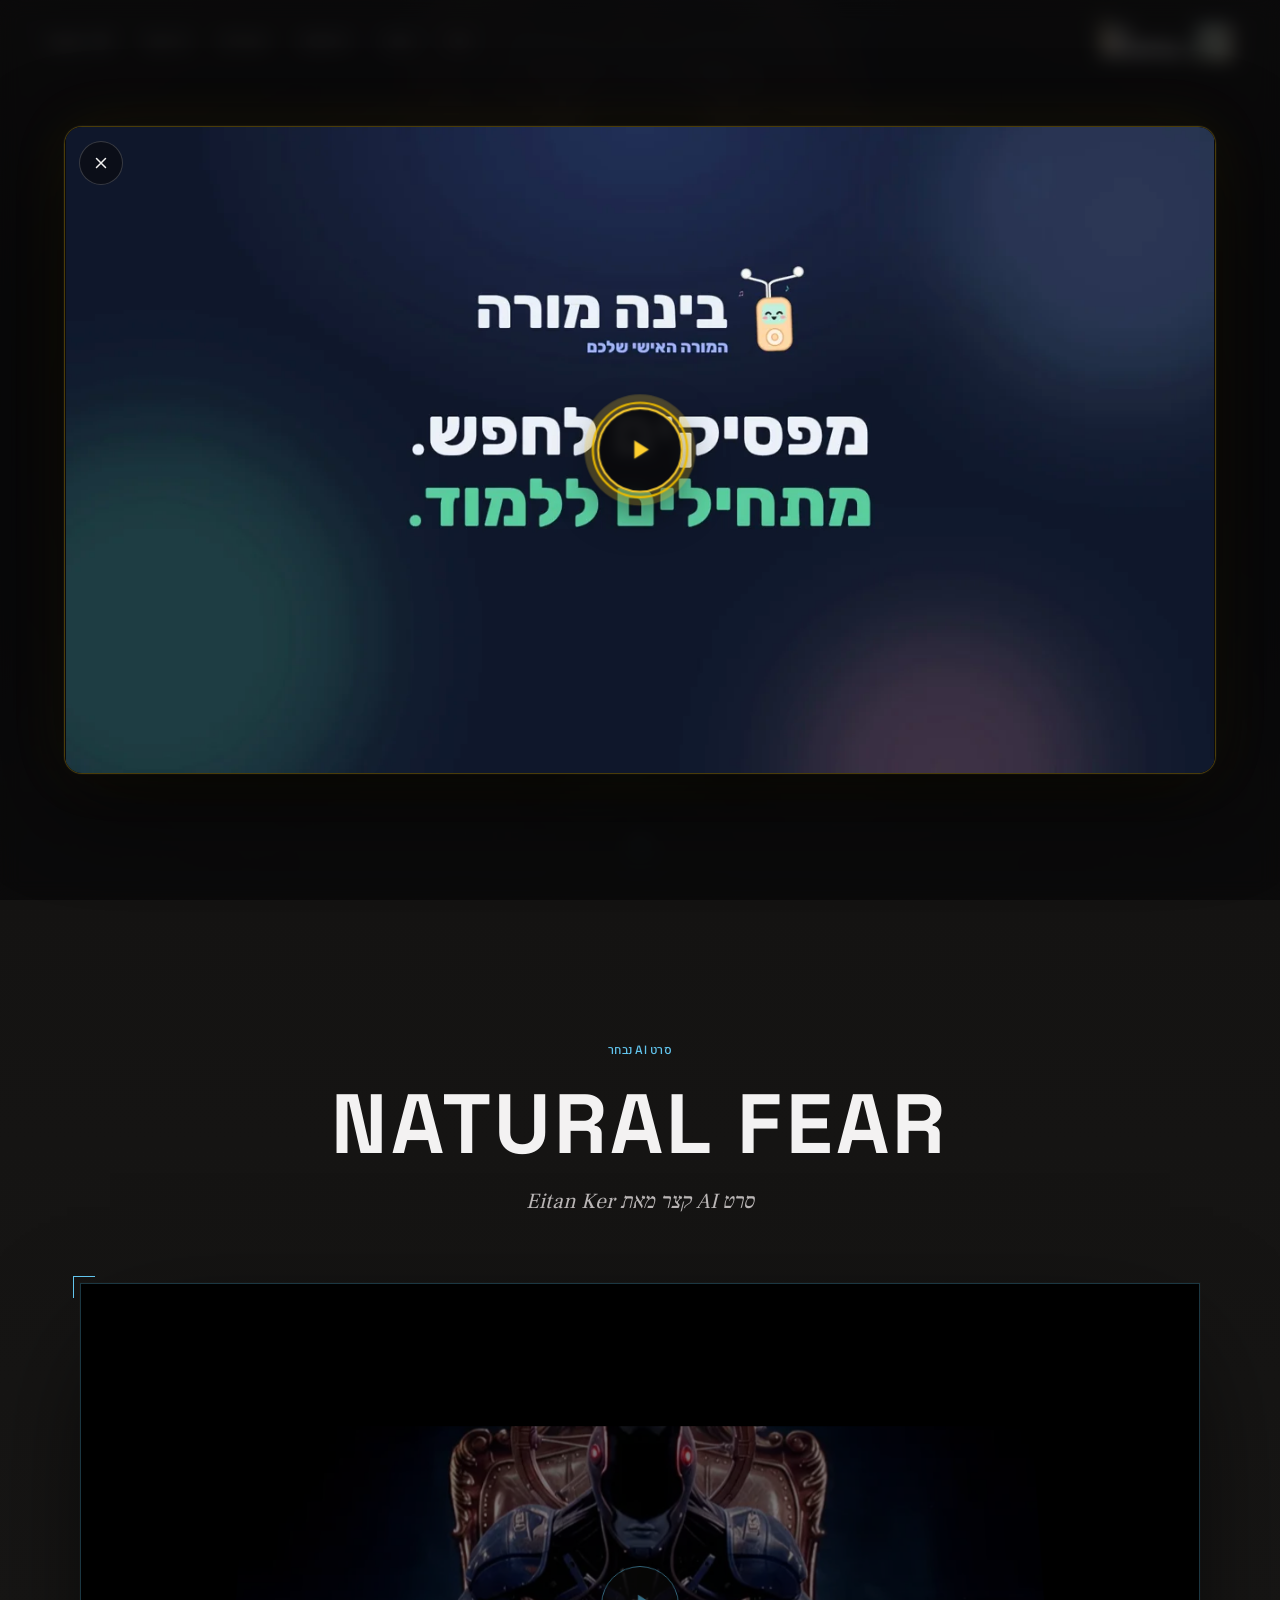
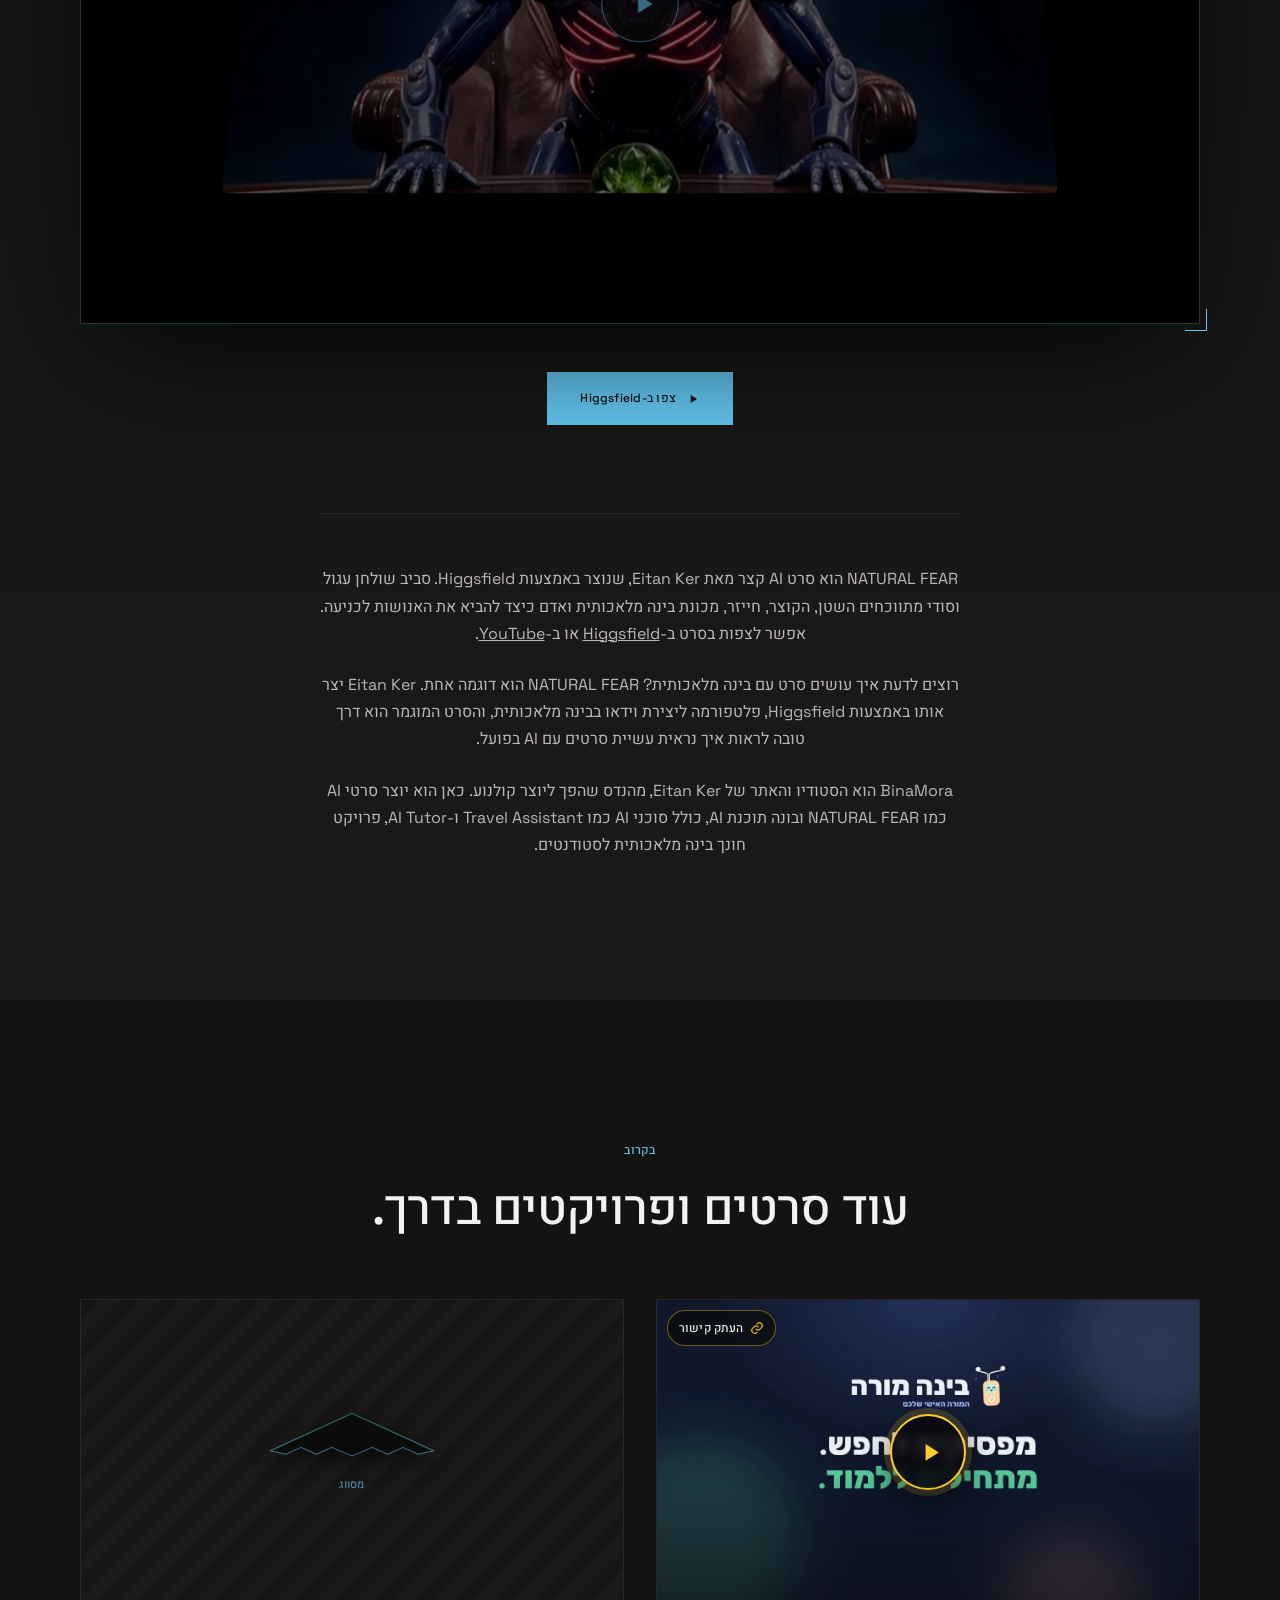
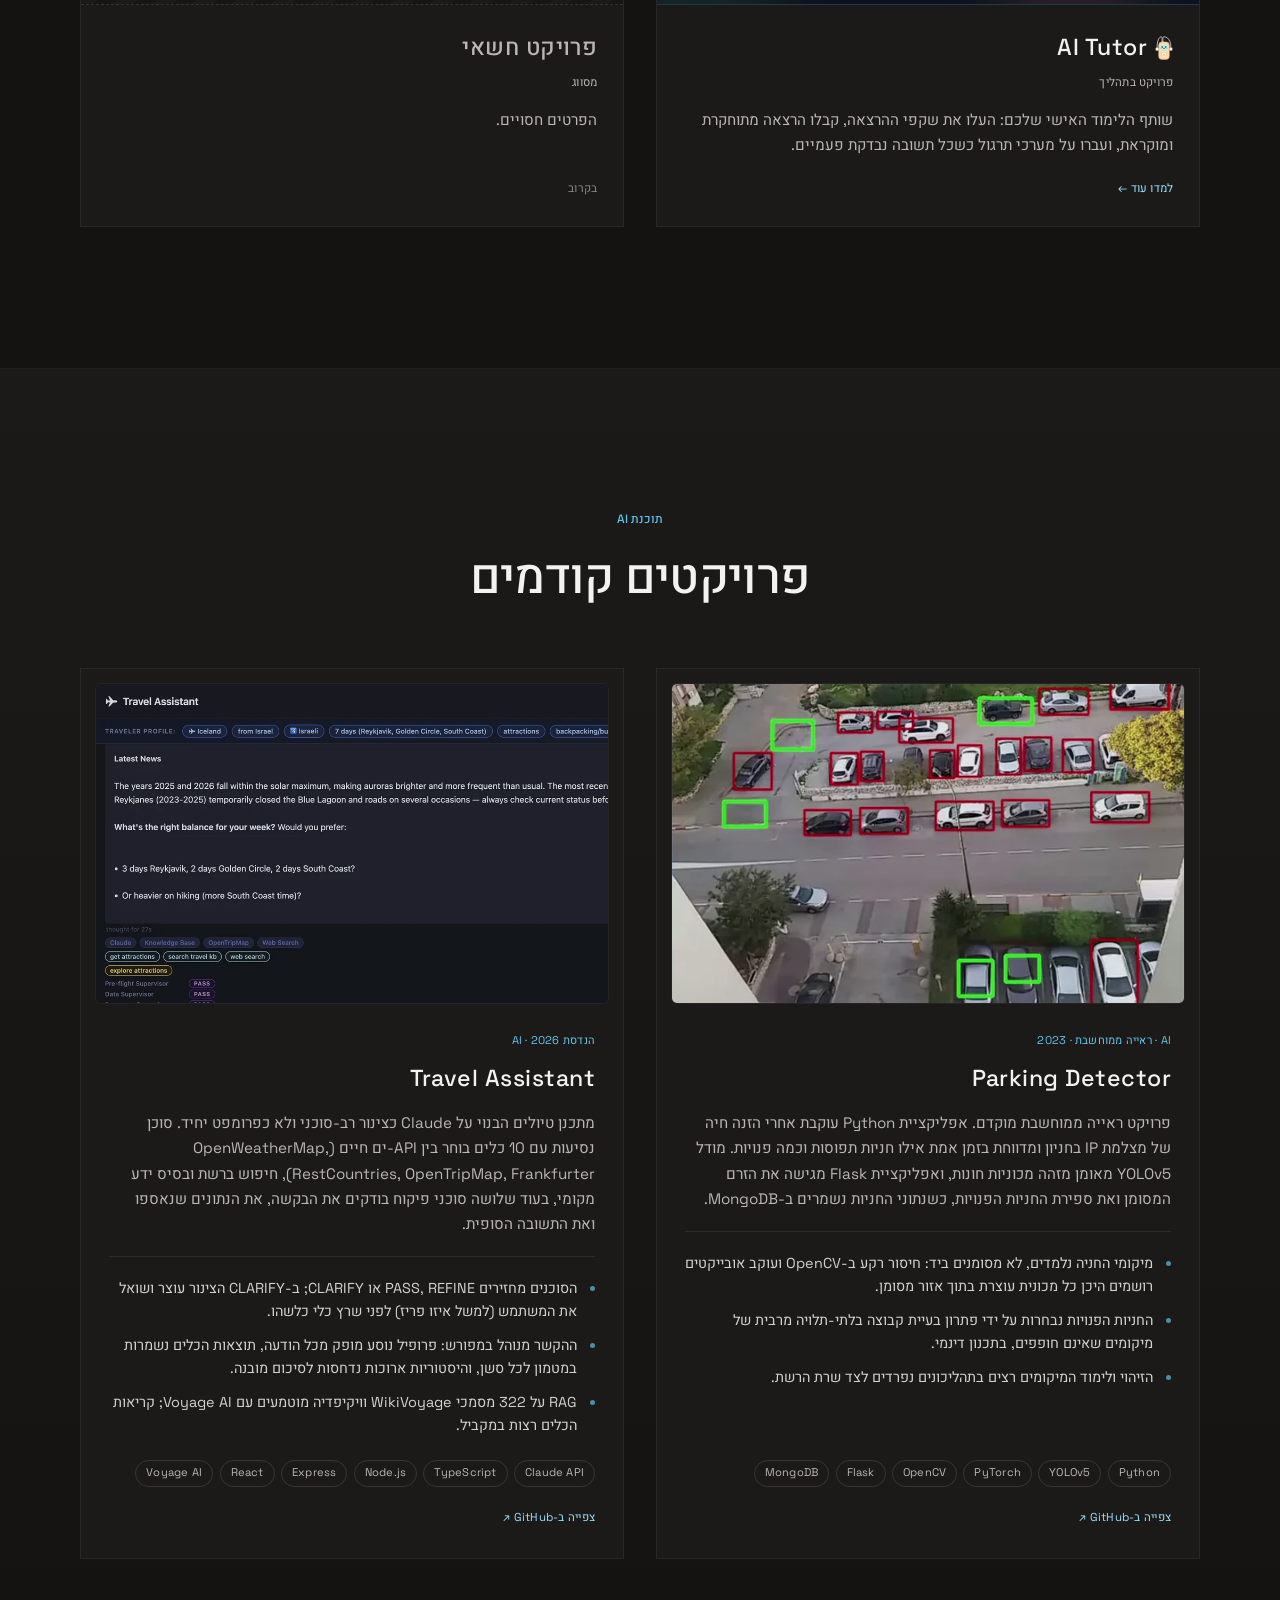
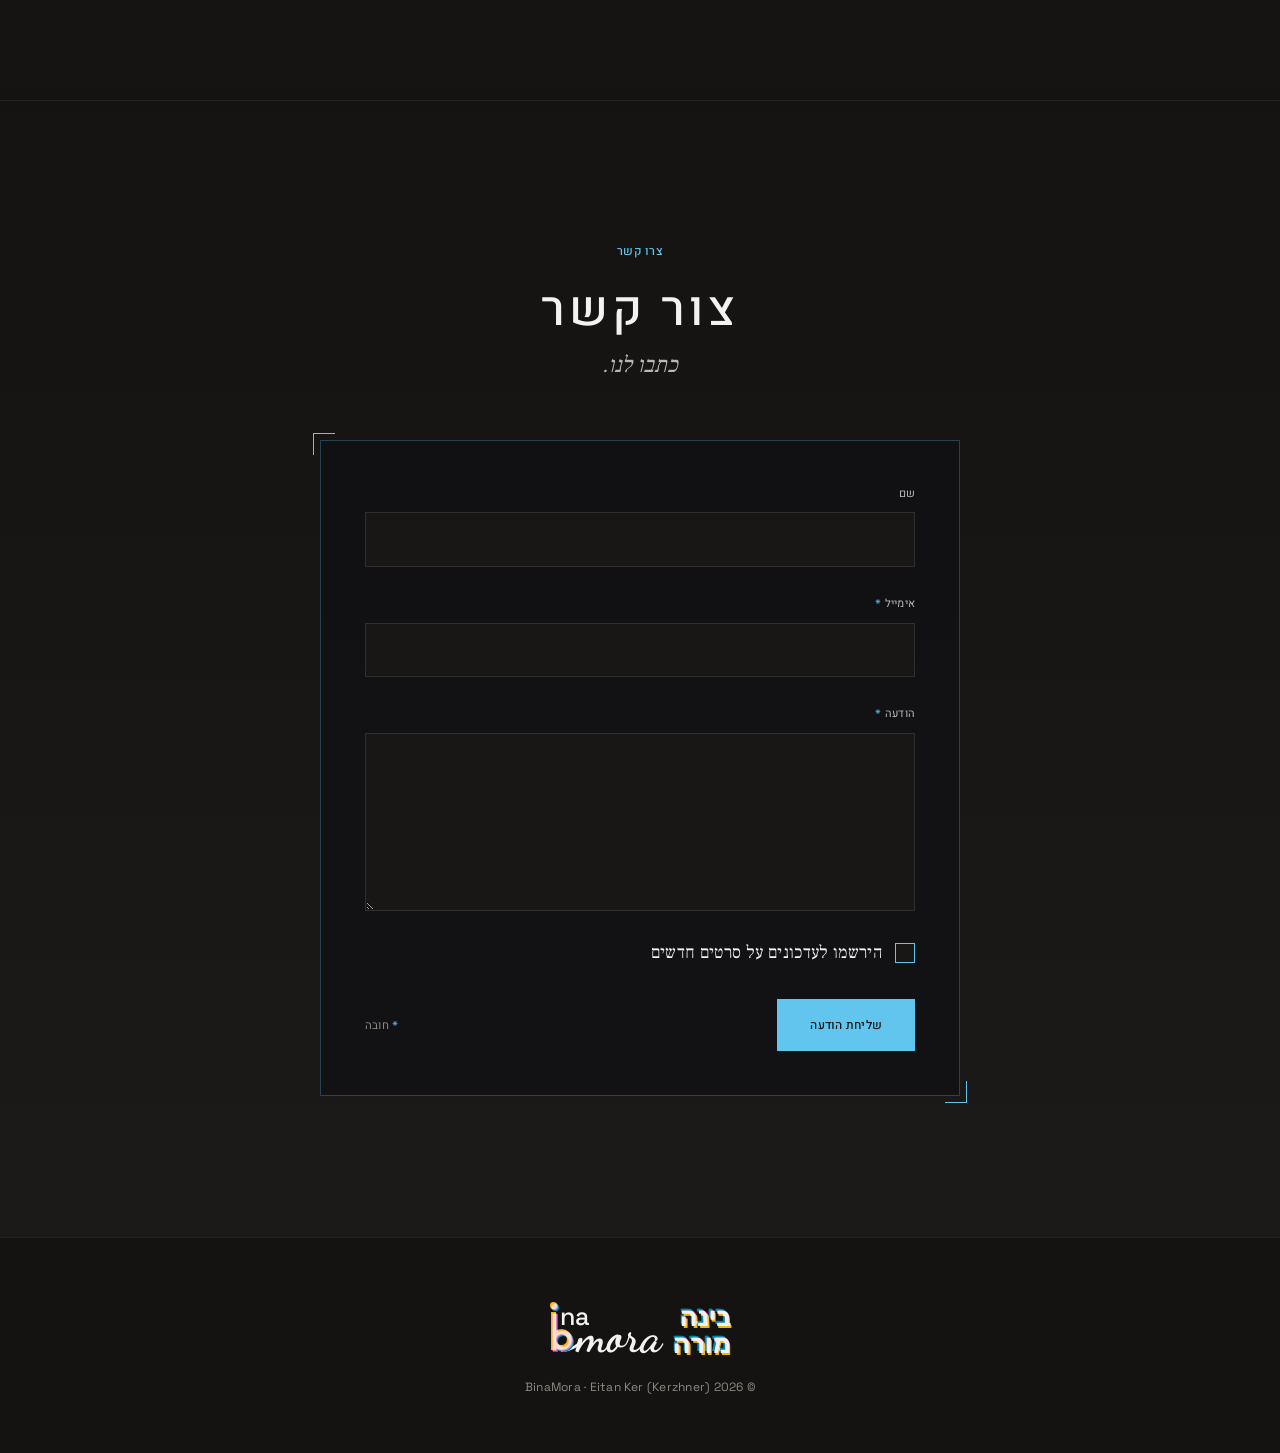
<file: he/v/tutor/index.html>
<!doctype html>
<html lang="he" dir="rtl">
<head>
  <meta charset="utf-8">
  <meta name="viewport" content="width=device-width, initial-scale=1">
  <title>AI Tutor | בינה מורה</title>
  <meta name="description" content="מפסיקים לחפש. מתחילים ללמוד.">
  <meta name="robots" content="noindex, follow">
  <link rel="canonical" href="https://binamora.com/he/">
  <meta http-equiv="refresh" content="0; url=https://binamora.com/he/#tutor-video">
  <meta property="og:type" content="video.other">
  <meta property="og:site_name" content="BinaMora">
  <meta property="og:title" content="AI Tutor | בינה מורה">
  <meta property="og:description" content="מפסיקים לחפש. מתחילים ללמוד.">
  <meta property="og:url" content="https://binamora.com/he/v/tutor/">
  <meta property="og:locale" content="he_IL">
  <meta property="og:image" content="https://binamora.com/assets/video/share-tutor-he.jpg">
  <meta property="og:image:secure_url" content="https://binamora.com/assets/video/share-tutor-he.jpg">
  <meta property="og:image:type" content="image/jpeg">
  <meta property="og:image:width" content="1200">
  <meta property="og:image:height" content="630">
  <meta property="og:image:alt" content="AI Tutor | בינה מורה">
  <meta name="twitter:card" content="summary_large_image">
  <meta name="twitter:title" content="AI Tutor | בינה מורה">
  <meta name="twitter:description" content="מפסיקים לחפש. מתחילים ללמוד.">
  <meta name="twitter:image" content="https://binamora.com/assets/video/share-tutor-he.jpg">
  <meta name="twitter:image:alt" content="AI Tutor | בינה מורה">
  <link rel="icon" href="/favicon.svg" type="image/svg+xml">
  <style>body{margin:0;min-height:100vh;display:grid;place-items:center;background:#0b0b0d;color:#f3f2f2;font:16px/1.6 system-ui,sans-serif;text-align:center}a{color:#edbb00}</style>
  <script>location.replace('/he/#tutor-video');</script>
</head>
<body>
  <p><a href="https://binamora.com/he/#tutor-video">AI Tutor | בינה מורה</a></p>
</body>
</html>
</file>
<file: styles.css>
/* BinaMora — styles */
:root{
  /* Palette from the BinaMora logo: warm charcoal ink #201e1d, paper #f3f2f2, CMY layers #edbb00 / #d6006c / #0088b0 (dark-mode tints #62c5ee / #ff458e / #99e0ff) */
  --bg:#141312; --bg-2:#1b1a19; --ink:#f3f2f2; --muted:#bab6b6;
  --accent:#62c5ee; --accent-2:#99e0ff; --line:rgba(98,197,238,.28);
  --c-yellow:#edbb00; --c-magenta:#d6006c; --c-cyan:#0088b0; --hot:#ff458e;
  --display:"Space Grotesk",system-ui,-apple-system,"Segoe UI",Roboto,sans-serif;
  --serif:"Source Serif 4",Georgia,"Times New Roman",serif;
  --sans:"Space Grotesk",system-ui,-apple-system,"Segoe UI",Roboto,sans-serif;
  --max:1120px;
  /* Motion tokens: one easing curve, four durations (micro / state / movement / reveal) */
  --ease:cubic-bezier(.2,.7,.2,1);
  --dur-1:.2s; --dur-2:.3s; --dur-3:.6s; --dur-reveal:.8s;
}
*,*::before,*::after{box-sizing:border-box}
html{scroll-behavior:smooth}
body{margin:0;background:var(--bg);color:var(--ink);font-family:var(--sans);font-weight:400;line-height:1.6;-webkit-font-smoothing:antialiased}
img{max-width:100%;display:block}
a{color:inherit}
.skip{position:absolute;left:-999px;top:0;background:var(--accent);color:#000;padding:.5rem 1rem;z-index:100}
.skip:focus{left:1rem;top:1rem}
:focus-visible{outline:2px solid var(--accent);outline-offset:3px}

/* Logo (markup baked from the BinaMark design file; every size is a multiple of --bm) */
.visually-hidden{position:absolute!important;width:1px;height:1px;margin:-1px;padding:0;overflow:hidden;clip:rect(0 0 0 0);white-space:nowrap;border:0}
.bm-logo{--bm:1px;display:inline-block;isolation:isolate;line-height:1;padding:calc(var(--bm)*3) calc(var(--bm)*2) calc(var(--bm)*3) calc(var(--bm)*5)}
.bm-logo__mark{isolation:isolate}
.bm-logo--nav{--bm:.3px}
.bm-logo--hero{--bm:clamp(1.1px,.3vw,2px);filter:drop-shadow(0 10px 40px rgba(0,0,0,.55))}
.bm-logo--footer{--bm:.42px}

/* Nav */
.nav{position:fixed;inset:0 0 auto;z-index:50;display:flex;justify-content:space-between;align-items:center;padding:1.25rem clamp(1.25rem,4vw,3rem);transition:background var(--dur-2) var(--ease),padding var(--dur-2) var(--ease),border-color var(--dur-2) var(--ease);border-bottom:1px solid transparent}
.nav--solid{background:rgba(20,19,18,.82);backdrop-filter:blur(10px);-webkit-backdrop-filter:blur(10px);padding-block:.85rem;border-color:rgba(255,255,255,.06)}
.nav__brand{display:inline-flex;text-decoration:none;line-height:0}
.nav__links{display:flex;gap:clamp(1rem,3vw,2.25rem)}
.nav__links a{font-size:.72rem;letter-spacing:.22em;text-transform:uppercase;text-decoration:none;color:var(--muted);transition:color var(--dur-2) var(--ease)}
.nav__links a:hover{color:var(--accent-2)}
.nav__links a:focus-visible,.footer__link:focus-visible{outline-color:var(--hot)}

/* Hero */
.hero{position:relative;min-height:100vh;min-height:100svh;display:grid;place-items:center;text-align:center;overflow:hidden;padding:6rem 1.5rem}
.hero__bg{position:absolute;inset:-40px;background:url("assets/natural-fear-alien.webp") center/cover no-repeat,#1b1a19;filter:blur(14px) brightness(.42) saturate(.8);transform:scale(1.08);animation:drift 30s ease-in-out infinite alternate}
.hero__vignette{position:absolute;inset:0;background:radial-gradient(ellipse at center,rgba(20,19,18,.15) 0%,rgba(20,19,18,.7) 65%,var(--bg) 100%),linear-gradient(to bottom,rgba(20,19,18,.5),transparent 30%,transparent 70%,var(--bg))}
.grain{position:absolute;inset:0;pointer-events:none;opacity:.09;mix-blend-mode:overlay;background-image:url("data:image/svg+xml;utf8,<svg xmlns='http://www.w3.org/2000/svg' width='160' height='160'><filter id='n'><feTurbulence type='fractalNoise' baseFrequency='.9' numOctaves='3' stitchTiles='stitch'/></filter><rect width='100%' height='100%' filter='url(%23n)'/></svg>")}
.hero__content{position:relative;z-index:2}
.wordmark{margin:0;line-height:0;display:flex;justify-content:center}
.rule{width:72px;height:2px;background:linear-gradient(90deg,var(--c-yellow),var(--c-magenta),var(--c-cyan));margin:2.25rem auto 2rem}
.hero__subtitle{font-family:var(--serif);font-style:italic;font-size:clamp(1.2rem,2.6vw,1.75rem);color:var(--ink);opacity:.9;margin:0 0 2.5rem;letter-spacing:.04em}
.scroll-cue{position:absolute;bottom:2rem;left:50%;transform:translateX(-50%);z-index:2;width:22px;height:36px;border:1px solid var(--line);border-radius:12px}
.scroll-cue span{position:absolute;left:50%;top:7px;width:2px;height:7px;margin-left:-1px;background:var(--accent);border-radius:2px;animation:cue 2.4s var(--ease) infinite}

.eyebrow{font-size:.75rem;letter-spacing:.38em;text-transform:uppercase;color:var(--accent);margin:0 0 1.25rem;font-weight:500}
.hero__tagline{font-size:clamp(.75rem,1.2vw,.84rem);margin:1.6rem 0 0;padding-left:.38em;text-align:center;opacity:.92}

/* Buttons */
.btn{display:inline-flex;align-items:center;gap:.6rem;padding:1rem 2rem;font-family:var(--sans);font-size:.75rem;letter-spacing:.22em;text-transform:uppercase;text-decoration:none;border:1px solid var(--accent);transition:background-color var(--dur-2) var(--ease),color var(--dur-2) var(--ease),border-color var(--dur-2) var(--ease),transform var(--dur-1) var(--ease)}
.btn svg{width:14px;height:14px;fill:currentColor}
.btn--ghost{color:var(--accent-2);background:transparent}
.btn--ghost:hover{background:var(--accent);color:var(--bg)}
.btn--solid{background:var(--accent);color:var(--bg);font-weight:500}
.btn--solid:hover{background:var(--accent-2);border-color:var(--accent-2)}
.btn:active{transform:translateY(1px)}

/* Sections */
.section{padding:clamp(5.5rem,11vw,9rem) clamp(1.5rem,4vw,3rem)}
.container{max-width:var(--max);margin:0 auto}
.film{text-align:center;background:linear-gradient(var(--bg),var(--bg-2))}
.film__title{font-family:var(--display);font-weight:700;font-size:clamp(2.6rem,7vw,5.25rem);letter-spacing:.16em;margin:0;line-height:1.05;padding-left:.16em;text-wrap:balance}
.film__meta{font-family:var(--serif);font-style:italic;font-size:clamp(1.05rem,2vw,1.35rem);color:var(--muted);margin:1rem 0 clamp(2.75rem,5vw,4rem)}
.video{position:relative;padding:clamp(6px,1vw,12px);border:1px solid var(--line);background:#000;box-shadow:0 40px 120px -30px rgba(0,0,0,.9),0 0 0 1px rgba(255,255,255,.02)}
.video::before,.video::after{content:"";position:absolute;width:22px;height:22px;border:1px solid var(--accent)}
.video::before{top:-8px;left:-8px;border-right:0;border-bottom:0}
.video::after{bottom:-8px;right:-8px;border-left:0;border-top:0}
.video__frame{position:relative;aspect-ratio:16/9;width:100%;background:#000 url("assets/natural-fear-alien.webp") center/cover}
@supports not (aspect-ratio:16/9){.video__frame{height:0;padding-top:56.25%}}
.video__frame iframe{position:absolute;inset:0;width:100%;height:100%;border:0}
.video__poster{display:block;overflow:hidden}
.video__poster img{position:absolute;inset:0;width:100%;height:100%;object-fit:cover;transition:transform var(--dur-3) var(--ease),filter var(--dur-2) var(--ease);filter:brightness(.85)}
.video__poster:hover img{transform:scale(1.03);filter:none}
.video__play{position:absolute;left:50%;top:50%;width:clamp(64px,8vw,92px);height:clamp(64px,8vw,92px);transform:translate(-50%,-50%);border-radius:50%;display:grid;place-items:center;background:rgba(20,19,18,.55);border:1px solid var(--accent);transition:transform var(--dur-2) var(--ease),background-color var(--dur-2) var(--ease)}
.video__play svg{width:42%;height:42%;fill:var(--accent);margin-left:8%}
.video__poster:hover .video__play{transform:translate(-50%,-50%) scale(1.05);background:rgba(98,197,238,.18)}
.film__actions{display:flex;flex-wrap:wrap;gap:1rem;justify-content:center;margin-top:clamp(2rem,4vw,3rem)}
/* Film write-up: set apart from the CTA by a hairline, calmer measure and rhythm */
.film .contact__inner{margin-top:clamp(3.5rem,7vw,5.5rem);padding-top:clamp(2.25rem,4vw,3.25rem);border-top:1px solid rgba(255,255,255,.07);gap:1.5rem}
.film .project__desc{margin:0;font-size:1rem;line-height:1.7}

/* Coming soon / films grid */
.soon{text-align:center;border-top:1px solid rgba(255,255,255,.05)}
.section__title{font-family:var(--display);font-weight:500;letter-spacing:-.015em;font-size:clamp(1.8rem,4.2vw,3rem);line-height:1.15;margin:0 auto clamp(2.5rem,5vw,4rem);max-width:20ch;text-wrap:balance}
.films-grid{display:grid;grid-template-columns:repeat(auto-fit,minmax(min(100%,280px),1fr));gap:clamp(1.25rem,2.5vw,2rem);text-align:left}
.card{background:var(--bg-2);border:1px solid rgba(255,255,255,.06);transition:border-color var(--dur-2) var(--ease),transform var(--dur-3) var(--ease)}
.card:hover{border-color:var(--line);transform:translateY(-3px)}
.card__link{display:block;text-decoration:none}
.card__media{aspect-ratio:16/9;overflow:hidden;background:#0e0e11;display:grid;place-items:center}
.card__media img{width:100%;height:100%;object-fit:cover;filter:saturate(.85) brightness(.9);transition:transform var(--dur-3) var(--ease),filter var(--dur-2) var(--ease)}
.card:hover .card__media img{transform:scale(1.03);filter:none}
.card__body{padding:1.5rem 1.6rem 1.75rem}
.card__title{font-family:var(--display);font-weight:500;font-size:1.45rem;letter-spacing:.06em;margin:0 0 .4rem;text-wrap:balance}
.card__line{margin:0;font-size:.72rem;letter-spacing:.2em;text-transform:uppercase;color:var(--muted)}
.card--placeholder .card__media{background:repeating-linear-gradient(135deg,#171615 0 14px,#1b1a19 14px 28px);border-bottom:1px dashed rgba(98,197,238,.18)}
.card--placeholder .card__media span{font-size:.7rem;letter-spacing:.32em;text-transform:uppercase;color:var(--accent);opacity:.75}
.card--placeholder .card__title{color:var(--muted)}
.card--stealth .card__media{align-content:center;gap:.9rem}
.card__stealth{width:46%;max-width:170px;fill:#0b0b0a;stroke:rgba(98,197,238,.55);stroke-width:1.2;stroke-linejoin:round;filter:drop-shadow(0 6px 10px rgba(0,0,0,.6))}
.card--project .card__media{background:radial-gradient(120% 90% at 30% 20%,rgba(98,197,238,.22),transparent 60%),#121110;align-content:center;gap:.6rem;border-bottom:1px solid rgba(98,197,238,.25)}
.card--project .card__mark{font-family:var(--display);font-size:clamp(1.6rem,3vw,2.1rem);font-weight:600;letter-spacing:.04em;color:var(--accent)}
.card--project .card__tag{font-size:.68rem;letter-spacing:.3em;text-transform:uppercase;color:var(--muted)}
/* AI Tutor card: robot icon before the title (row direction follows dir, so in RTL it sits to the right of the text) */
.card__mark--icon,.card__title--icon{display:inline-flex;align-items:center;gap:.35em;white-space:nowrap}
.card__title--icon{display:flex}
.card__icon,.card .card__media img.card__icon,.card:hover .card__media img.card__icon{flex:none;display:block;height:1.05em;width:auto;aspect-ratio:3/4;object-fit:contain;filter:none;transform:none;transition:none}
/* Natural Fear contest countdown */
.contest{margin:1rem 0 1.1rem;padding:.85rem clamp(.7rem,2.5vw,.9rem);background:#100f0e;border:1px solid rgba(255,255,255,.07);border-radius:12px}
.contest__row{display:flex;align-items:center;justify-content:space-between;gap:.6rem}
.contest__date{min-width:0;display:flex;flex-direction:column;line-height:1.25}
.contest__day{font-family:var(--display);font-weight:500;font-size:1.05rem;letter-spacing:.04em;text-transform:uppercase;color:var(--ink)}
.contest__time{font-size:.74rem;letter-spacing:.04em;color:var(--muted);white-space:nowrap}
.contest__clock{flex-shrink:0;padding:.45rem clamp(.5rem,2vw,.7rem);border-radius:9px;background:linear-gradient(160deg,#2a2826 0%,#0a0a0a 38%,#000 100%);border:1px solid rgba(255,255,255,.14);box-shadow:inset 0 1px 0 rgba(255,255,255,.12),0 4px 12px rgba(0,0,0,.5);font-family:ui-monospace,"SFMono-Regular",Menlo,Consolas,"Liberation Mono",monospace;font-size:clamp(.8rem,3.6vw,.98rem);font-weight:600;letter-spacing:0;color:#ecd9a2;white-space:nowrap;font-variant-numeric:tabular-nums}
.contest__clock[hidden]{display:none}
.contest__status{position:relative;margin:.75rem 0 0;padding:.42rem .6rem .42rem 1.1rem;border-radius:8px;background:rgba(236,217,162,.06);border:1px solid rgba(236,217,162,.14);font-size:clamp(.74rem,3.1vw,.8rem);letter-spacing:.01em;color:var(--ink);opacity:.9}
.contest__status::before{content:"";position:absolute;left:.48rem;top:.45rem;bottom:.45rem;width:3px;border-radius:2px;background:linear-gradient(#f3e3b0,#b99a4e)}
.card__cta{font-size:.72rem;letter-spacing:.22em;text-transform:uppercase;color:var(--accent-2);transition:color var(--dur-2) var(--ease)}
.card:hover .card__cta{color:var(--accent)}
/* Equal-height film cards: CTAs/footers share one bottom line */
.films-grid .card{display:flex;flex-direction:column}
.films-grid .card__link{flex:1;display:flex;flex-direction:column}
.films-grid .card__body{flex:1;display:flex;flex-direction:column;align-items:flex-start}
.films-grid .contest{align-self:stretch}
.card__desc{margin:1rem 0 1.4rem;color:var(--muted);font-size:.95rem;line-height:1.65;text-wrap:pretty}
.films-grid .card__cta,.card__foot{margin-top:auto}
.card__foot{margin-bottom:0;font-size:.72rem;letter-spacing:.22em;text-transform:uppercase;color:var(--muted);opacity:.7}

/* Earlier projects */
.projects{text-align:center;border-top:1px solid rgba(255,255,255,.05);background:linear-gradient(var(--bg-2),var(--bg))}
.projects .section__title{max-width:none}
.projects-grid{display:grid;grid-template-columns:repeat(auto-fit,minmax(min(100%,400px),1fr));gap:clamp(1.25rem,2.5vw,2rem);text-align:left;align-items:stretch}
.project .card__link{height:100%;display:flex;flex-direction:column}
.project__media{padding:14px 14px 0}
.project__media img{display:block;width:100%;height:auto;aspect-ratio:16/10;object-fit:cover;border-radius:6px;border:1px solid rgba(255,255,255,.1);background:#0e0e11;filter:saturate(.9) brightness(.92);transition:filter var(--dur-2) var(--ease)}
.project:hover .project__media img{filter:none}
.project__media--travel img{object-position:0 0}
.project__body{display:flex;flex-direction:column;flex:1;padding:1.75rem 1.75rem 2rem}
.project__tag{margin:0 0 .6rem;font-size:.7rem;letter-spacing:.24em;text-transform:uppercase;color:var(--accent)}
.project .card__title{color:var(--ink);margin-bottom:.85rem}
.project__desc{margin:0 0 1.25rem;color:var(--muted);font-size:.95rem;line-height:1.65;text-wrap:pretty}
.project__points{list-style:none;margin:0 0 1.4rem;padding:1.25rem 0 0;border-top:1px solid rgba(255,255,255,.07);display:grid;gap:.7rem}
.project__points li{position:relative;padding-left:1.1rem;font-size:.9rem;line-height:1.6;color:var(--ink);opacity:.85}
.project__points li::before{content:"";position:absolute;left:0;top:.62em;width:5px;height:5px;background:var(--accent);border-radius:50%;opacity:.8}
.project__chips{list-style:none;margin:auto 0 1.3rem;padding:0;display:flex;flex-wrap:wrap;gap:.4rem}
.project__chips li{font-size:.7rem;letter-spacing:.05em;padding:.22rem .62rem;border:1px solid rgba(255,255,255,.12);border-radius:999px;color:var(--muted)}
.project__cta{font-size:.72rem;letter-spacing:.22em;text-transform:uppercase;color:var(--accent-2);transition:color var(--dur-2) var(--ease)}
.project:hover .project__cta{color:var(--accent)}

/* Contact */
.contact{text-align:center;border-top:1px solid rgba(255,255,255,.05);background:linear-gradient(var(--bg),var(--bg-2))}
.contact__inner{max-width:640px}
.contact__title{margin-bottom:.75rem;letter-spacing:.08em}
.contact__lede{font-family:var(--serif);font-style:italic;font-size:clamp(1.1rem,2.2vw,1.4rem);color:var(--muted);margin:0 0 clamp(2.5rem,5vw,3.5rem);text-wrap:pretty}
.contact-form{position:relative;text-align:left;display:grid;gap:1.75rem;padding:clamp(1.5rem,4vw,2.75rem);background:rgba(17,17,20,.7);border:1px solid var(--line)}
.contact-form::before,.contact-form::after{content:"";position:absolute;width:22px;height:22px;border:1px solid var(--accent)}
.contact-form::before{top:-8px;left:-8px;border-right:0;border-bottom:0}
.contact-form::after{bottom:-8px;right:-8px;border-left:0;border-top:0}
.contact-form__hp{position:absolute!important;left:-10000px;width:1px;height:1px;overflow:hidden}
.field{display:grid;gap:.6rem}
.field label{font-size:.7rem;letter-spacing:.24em;text-transform:uppercase;color:var(--muted)}
.field .req{color:var(--accent)}
.field input[type=text],.field input[type=email],.field textarea{width:100%;font:inherit;font-size:1rem;font-weight:400;color:var(--ink);background:#181716;border:1px solid rgba(255,255,255,.1);border-radius:0;padding:.85rem 1rem;transition:border-color var(--dur-2) var(--ease),box-shadow var(--dur-2) var(--ease);-webkit-appearance:none;appearance:none}
.field input::placeholder,.field textarea::placeholder{color:#8f8b8b;opacity:1}
.field textarea{resize:vertical;min-height:9rem;line-height:1.55}
.field input:hover,.field textarea:hover{border-color:rgba(98,197,238,.35)}
.field input:focus,.field textarea:focus{outline:none;border-color:var(--accent);box-shadow:0 0 0 3px rgba(98,197,238,.18)}
.field input[aria-invalid=true],.field textarea[aria-invalid=true]{border-color:#c46a5e}
.field__error{margin:0;font-size:.8rem;color:#e09486}
.field--check{grid-template-columns:auto 1fr;align-items:center;gap:.8rem}
.field--check label{font-family:var(--serif);font-size:1.1rem;letter-spacing:.02em;text-transform:none;color:var(--ink);cursor:pointer}
.field--check input{-webkit-appearance:none;appearance:none;margin:0;width:20px;height:20px;border:1px solid var(--accent);background:#181716;display:grid;place-items:center;cursor:pointer;transition:background-color var(--dur-1) var(--ease)}
.field--check input::after{content:"";width:5px;height:10px;border:solid var(--bg);border-width:0 2px 2px 0;transform:rotate(45deg) translate(-1px,-1px) scale(0);transition:transform var(--dur-1) var(--ease)}
.field--check input:checked{background:var(--accent)}
.field--check input:checked::after{transform:rotate(45deg) translate(-1px,-1px) scale(1)}
.contact-form__actions{display:flex;flex-wrap:wrap;align-items:center;justify-content:space-between;gap:1rem;margin-top:.25rem}
.contact-form__submit{cursor:pointer}
.contact-form__submit[disabled]{opacity:.6;cursor:progress}
.contact-form__note{margin:0;font-size:.72rem;letter-spacing:.18em;text-transform:uppercase;color:#8f8a82}
.contact-form__note span{color:var(--accent)}
.contact-form__status{margin:0;padding:.9rem 1.1rem;font-size:.95rem;border:1px solid var(--line);border-left-width:3px}
.contact-form__status:focus{outline:none}
.contact-form__status.is-success{border-color:var(--accent);color:var(--accent-2);background:rgba(98,197,238,.07)}
.contact-form__status.is-error{border-color:#c46a5e;color:#e9a99d;background:rgba(196,106,94,.08)}

/* Footer */
.footer{text-align:center;padding:4rem 1.5rem 3.5rem;border-top:1px solid rgba(255,255,255,.06);display:grid;gap:1.1rem;justify-items:center}
.footer__brand{line-height:0}
.footer__link{font-size:.72rem;letter-spacing:.18em;text-transform:uppercase;color:var(--muted);text-decoration:none}
.footer__link{transition:color var(--dur-2) var(--ease)}
.footer__link:hover{color:var(--accent-2)}
.footer__copy{margin:0;font-size:.75rem;color:#8f8a82;letter-spacing:.12em}

/* Reveal animation (only when JS is available) */
.js .reveal{opacity:0;transform:translateY(14px);transition:opacity var(--dur-reveal) var(--ease) var(--rd,0s),transform var(--dur-reveal) var(--ease) var(--rd,0s)}
/* Hero entrance reads in order: wordmark, tagline, rule, button */
.hero__content>.reveal:nth-child(2){--rd:.12s}.hero__content>.reveal:nth-child(3){--rd:.24s}.hero__content>.reveal:nth-child(4){--rd:.36s}
/* Interactive elements keep their own hover timing (the generic reveal rule would otherwise override it) */
.js .btn.reveal{transition:opacity var(--dur-reveal) var(--ease) var(--rd,0s),transform var(--dur-reveal) var(--ease) var(--rd,0s),background-color var(--dur-2) var(--ease),color var(--dur-2) var(--ease),border-color var(--dur-2) var(--ease)}
.js .card.reveal,.js .tutor-card.reveal{transition:opacity var(--dur-reveal) var(--ease),transform var(--dur-3) var(--ease),border-color var(--dur-2) var(--ease)}
.js .reveal.is-visible{opacity:1;transform:none}

@keyframes drift{from{transform:scale(1.08) translate(0,0)}to{transform:scale(1.14) translate(-1.5%,-1%)}}
@keyframes cue{0%{opacity:0;transform:translateY(0)}30%{opacity:1}100%{opacity:0;transform:translateY(12px)}}

/* ============ AI Tutor page (/tutor/) ============ */
.tutor-hero{position:relative;padding:clamp(8rem,14vw,11rem) clamp(1.5rem,4vw,3rem) clamp(4.5rem,8vw,6.5rem);background:radial-gradient(ellipse 70% 60% at 85% 30%,rgba(0,136,176,.16),transparent 70%),radial-gradient(ellipse 50% 50% at 10% 90%,rgba(214,0,108,.08),transparent 70%),var(--bg);overflow:hidden}
.tutor-hero__inner{display:grid;grid-template-columns:1.15fr .85fr;gap:clamp(2.5rem,6vw,5rem);align-items:center}
.tutor-hero__title{font-family:var(--display);font-weight:700;font-size:clamp(3rem,8vw,6rem);letter-spacing:-.03em;line-height:1;margin:0 0 1.5rem}
.tutor-hero__pitch{font-size:clamp(1.1rem,2vw,1.35rem);line-height:1.55;color:var(--ink);opacity:.9;max-width:34ch;margin:0 0 1.75rem;text-wrap:pretty}
.tutor-hero__langs{display:flex;flex-wrap:wrap;gap:.6rem;margin:0 0 2.5rem}
.tutor-hero__langs span{font-size:.8rem;letter-spacing:.08em;padding:.35rem .8rem;border:1px solid rgba(255,255,255,.14);border-radius:999px;color:var(--muted)}
.tutor-hero__langs span:first-child{color:var(--accent-2);border-color:var(--line)}
.tutor-hero__actions{display:flex;flex-wrap:wrap;gap:1rem}
.tutor-flow{position:relative;display:grid;gap:.85rem;isolation:isolate}
.tutor-flow__item{position:relative;display:flex;align-items:center;gap:1rem;padding:1rem 1.15rem;background:var(--bg-2);border:1px solid rgba(255,255,255,.07);font-weight:500;font-size:1rem;box-shadow:-4px 4px 0 -1px rgba(237,187,0,.55),4px -4px 0 -1px rgba(0,136,176,.55)}
.tutor-flow__item:nth-child(2){margin-left:6%}.tutor-flow__item:nth-child(3){margin-left:12%}.tutor-flow__item:nth-child(4){margin-left:6%}
.tutor-flow__item--out{border-color:var(--line);color:var(--accent-2)}
.tutor-flow__tag{flex:none;display:grid;place-items:center;min-width:2.4rem;height:2.4rem;padding:0 .4rem;font-size:.72rem;letter-spacing:.06em;font-weight:700;color:var(--bg);background:var(--accent)}
.tutor-flow__item:first-child .tutor-flow__tag{background:var(--c-yellow)}
.tutor-flow__item--out .tutor-flow__tag{background:var(--hot)}
.tutor-how,.tutor-features{border-top:1px solid rgba(255,255,255,.05)}
.tutor-how .section__title,.tutor-features .section__title{margin-left:0;max-width:24ch}
/* Intro paragraph belongs to its heading: tighter gap, readable measure */
.tutor-features .section__title+.contact__lede{margin-top:calc(clamp(2.5rem,5vw,4rem) * -.4);max-width:62ch}
.tutor-steps{list-style:none;margin:0;padding:0;display:grid;grid-template-columns:repeat(auto-fit,minmax(min(100%,230px),1fr));gap:clamp(1.25rem,2.5vw,2rem)}
.tutor-step{padding:2rem 1.75rem;background:var(--bg-2);border:1px solid rgba(255,255,255,.06);border-top:2px solid transparent;border-image:linear-gradient(90deg,var(--c-yellow),var(--c-magenta),var(--c-cyan)) 1 / 2px 0 0 0}
.tutor-step__n{display:block;font-weight:700;font-size:.8rem;letter-spacing:.2em;color:var(--accent);margin-bottom:1.25rem}
.tutor-step h3,.tutor-card h3{font-family:var(--display);font-weight:500;font-size:1.3rem;letter-spacing:-.01em;line-height:1.3;margin:0 0 .75rem;text-wrap:balance}
.tutor-step p,.tutor-card p{margin:0;color:var(--muted);line-height:1.65;text-wrap:pretty}
.tutor-grid{display:grid;grid-template-columns:repeat(auto-fit,minmax(min(100%,300px),1fr));gap:clamp(1.25rem,2.5vw,2rem)}
.tutor-card{position:relative;padding:2.25rem 2rem;background:var(--bg-2);border:1px solid rgba(255,255,255,.06);transition:border-color var(--dur-2) var(--ease),transform var(--dur-3) var(--ease)}
.tutor-card:hover{border-color:var(--line);transform:translateY(-3px)}
.tutor-card__mark{display:block;width:30px;height:30px;margin-bottom:1.4rem;position:relative;isolation:isolate}
.tutor-card__mark::before,.tutor-card__mark::after{content:"";position:absolute;inset:0;border-radius:50%;mix-blend-mode:screen}
.tutor-card__mark::before{background:var(--c-yellow);transform:translate(-3px,-3px)}
.tutor-card__mark::after{background:var(--c-cyan);transform:translate(3px,3px)}
.tutor-card:nth-child(2) .tutor-card__mark::before{background:var(--c-magenta)}
.tutor-card:nth-child(3) .tutor-card__mark::after{background:var(--c-magenta)}
.tutor-verdicts{list-style:none;margin:1.4rem 0 0;padding:0;display:grid;gap:.6rem}
.tutor-verdicts li{font-size:.85rem;padding:.45rem .75rem;border-left:3px solid;background:rgba(255,255,255,.03)}
.tutor-verdicts .is-ok{border-color:var(--accent);color:var(--accent-2)}
.tutor-verdicts .is-fix{border-color:var(--c-yellow);color:#f5d45c}
.tutor-verdicts .is-warn{border-color:var(--hot);color:#ff8fb7}
.footer__home{line-height:0;text-decoration:none}
@media (max-width:600px){
  .tutor-hero .eyebrow{letter-spacing:.2em}
}
@media (max-width:860px){
  .tutor-hero__inner{grid-template-columns:1fr}
  .tutor-flow{max-width:420px}
}

@media (max-width:600px){
  .nav__links a:nth-child(-n+2){display:none}
  .contact-form__actions{flex-direction:column;align-items:stretch}
  .contact-form__submit{width:100%;justify-content:center}
  .film__title{letter-spacing:.08em;padding-left:.08em}
  .film__actions .btn{width:100%;justify-content:center}
}
@media (prefers-reduced-motion:reduce){
  *{animation:none!important;transition:none!important;scroll-behavior:auto!important}
  .field--check input::after{transition:none!important}
  .js .reveal{opacity:1;transform:none}
}

/* ============ Language switch (EN / עברית) ============ */
.lang-switch{display:inline-flex;align-items:center;gap:.4rem;font-size:.72rem;letter-spacing:.14em;text-transform:uppercase;color:var(--muted);text-decoration:none;white-space:nowrap}
.lang-switch:hover{color:var(--accent-2)}
.lang-switch__globe{width:14px;height:14px;fill:none;stroke:currentColor;stroke-width:1.4;flex:none}

/* ============ Hebrew lockup (original mark + בינה-מורה) ============
   The original BinaMora mark is kept untouched; בינה-מורה is set beside it
   in the same CMY treatment as the logo circles (yellow/magenta/cyan screen
   layers behind a paper-white face), in Rubik to echo Space Grotesk. */
.bm-lockup{display:inline-flex;align-items:center;gap:calc(var(--bm,.3px)*26);direction:ltr}
.bm-lockup--nav{--bm:.3px}
.bm-lockup--hero{--bm:clamp(1.1px,.3vw,2px)}
.bm-lockup--footer{--bm:.42px}
.bm-he{position:relative;display:inline-block;isolation:isolate;line-height:1;font-family:"Rubik","Space Grotesk",system-ui,sans-serif;font-weight:600;letter-spacing:-.01em;font-size:calc(var(--bm,.3px)*64)}
.bm-he>span{display:block;white-space:nowrap;text-align:right}
.bm-he__w{position:relative;z-index:1;color:#f3f2f2}
.bm-he__y,.bm-he__m,.bm-he__c{position:absolute;top:0;right:0;z-index:0;mix-blend-mode:screen}
.bm-he__y{color:var(--c-yellow);transform:translate(.06em,.06em)}
.bm-he__m{color:var(--c-magenta);transform:translate(.02em,-.015em)}
.bm-he__c{color:var(--c-cyan);transform:translate(-.06em,-.06em)}
.bm-lockup--hero .bm-he{filter:drop-shadow(0 10px 40px rgba(0,0,0,.55))}

/* ============ RTL / Hebrew pages ============ */
html[dir="rtl"]{--sans:"Space Grotesk","Heebo",system-ui,-apple-system,"Segoe UI",Roboto,sans-serif;--display:"Space Grotesk","Heebo",system-ui,sans-serif;--serif:"Frank Ruhl Libre","Source Serif 4",Georgia,serif}
/* Latin-heavy spacing reads badly on Hebrew — relax it for RTL UI text */
html[dir="rtl"] .eyebrow,html[dir="rtl"] .nav__links a,html[dir="rtl"] .btn,html[dir="rtl"] .card__line,html[dir="rtl"] .card__title,html[dir="rtl"] .card__cta,html[dir="rtl"] .project__tag,html[dir="rtl"] .project__cta,html[dir="rtl"] .field label,html[dir="rtl"] .contest__day,html[dir="rtl"] .footer__link,html[dir="rtl"] .footer__copy,html[dir="rtl"] .card__foot,html[dir="rtl"] .card__tag,html[dir="rtl"] .card--placeholder .card__media span,html[dir="rtl"] .contact-form__note,html[dir="rtl"] .tutor-hero__langs span,html[dir="rtl"] .project__chips li{letter-spacing:.02em;text-transform:none}
html[dir="rtl"] .film__title{letter-spacing:.04em;padding-left:0}
/* Flip the handful of physical-direction rules */
html[dir="rtl"] .films-grid,html[dir="rtl"] .contact-form,html[dir="rtl"] .projects-grid{text-align:right}
html[dir="rtl"] .project__points li{padding-left:0;padding-right:1.1rem}
html[dir="rtl"] .project__points li::before{left:auto;right:0}
html[dir="rtl"] .tutor-verdicts li{border-left:0;border-right:3px solid}
html[dir="rtl"] .contact-form__status{border-left-width:1px;border-right-width:3px}
html[dir="rtl"] .tutor-step{border-image-slice:1;border-image-source:linear-gradient(270deg,var(--c-yellow),var(--c-magenta),var(--c-cyan))}
html[dir="rtl"] .skip{left:auto;right:-999px}
html[dir="rtl"] .skip:focus{right:1rem;left:auto}
html[dir="rtl"] .hero__tagline{padding-left:0;padding-right:.38em}

/* ============ RTL overflow fixes ============
   Off-screen helpers must sit on the non-scrollable side in RTL (the right),
   otherwise left:-10000px adds ~10k px of horizontal scroll. */
html[dir="rtl"] .contact-form__hp{left:auto;right:-10000px}
/* Hero lockup (mark + בינה-מורה) is ~430×--bm wide: scale it to the viewport,
   and stack it on phones so both parts stay large and nothing is clipped. */
.bm-lockup--hero{--bm:clamp(.9px,calc((100vw - 3rem - 24px) / 440),2px)}
.bm-lockup--hero .bm-logo{--bm:inherit}
@media (max-width:600px){
  .bm-lockup--hero{flex-direction:column;gap:calc(var(--bm)*20);--bm:min(clamp(1.1px,.3vw,2px),calc((100vw - 3rem - 16px) / 300))}
}
/* Nav items never wrap; Hebrew-script label (עברית) gets no Latin tracking */
.nav__links a{white-space:nowrap}
.nav{gap:1.25rem}
.lang-switch:lang(he){letter-spacing:normal}
/* Small tablets: the full six-item menu is tight next to the logo */
@media (min-width:601px) and (max-width:720px){
  .nav__links{gap:1rem}
  .lang-switch__globe{display:none}
}
/* Narrow phones: brand + links + language switch must fit the fixed nav */
@media (max-width:440px){
  .nav{padding-inline:1rem;gap:1rem}
  .nav__links{gap:.85rem}
  .nav__links a{font-size:.68rem;letter-spacing:.14em}
  html[dir="rtl"] .nav__links a{letter-spacing:normal}
  .lang-switch__globe{display:none}
}
@media (max-width:374px){
  .nav__links{gap:.7rem}
  .nav__links a{font-size:.66rem;letter-spacing:.06em}
  .nav .bm-lockup--nav .bm-he{display:none}
}
@media (max-width:339px){
  .nav__links a[href="#projects"]{display:none}
}

/* ============ Scroll depth: hero parallax + cinematic film reveal (enabled by main.js) ============ */
.bm-motion .hero__bg{animation:none;transform:translate3d(var(--px,0px),calc(var(--py,0px) + var(--sy,0px)),0) scale(1.12);will-change:transform}
.bm-motion .hero__content{transform:translate3d(0,var(--cy,0px),0);opacity:var(--co,1);will-change:transform,opacity}
.bm-motion .film .video{perspective:1200px}
.bm-motion .film .video__frame{transform:scale(calc(.84 + .16*var(--p,1))) rotateX(calc((1 - var(--p,1))*10deg));clip-path:inset(calc((1 - var(--p,1))*14%) calc((1 - var(--p,1))*6%) round 6px);filter:brightness(calc(.55 + .45*var(--p,1)));will-change:transform,clip-path}
.bm-motion .film .video__frame img{transform:scale(calc(1.18 - .18*var(--p,1)));transition:none}

/* ---- Cursor FX ---- */
.cfx-switch,.cfx-sprite,.cfx-m,.cfx-rider{display:none}
@media (hover:hover) and (pointer:fine){
  .cfx-switch{display:inline-flex;align-items:center;gap:2px;padding:3px;margin-inline:auto 1.5rem;border:1px solid rgba(255,255,255,.1);border-radius:999px;background:rgba(20,19,18,.55);backdrop-filter:blur(8px);-webkit-backdrop-filter:blur(8px)}
  .cfx-switch__opt{display:inline-flex;align-items:center;gap:.4rem;padding:.32rem .7rem .32rem .5rem;border:0;border-radius:999px;background:transparent;color:var(--muted);font:500 .62rem/1 var(--sans);letter-spacing:.18em;text-transform:uppercase;cursor:pointer;transition:background .25s,color .25s}
  .cfx-switch__opt:hover{color:var(--ink)}
  .cfx-switch__opt[aria-checked="true"]{background:rgba(237,187,0,.14);color:var(--c-yellow);box-shadow:inset 0 0 0 1px rgba(237,187,0,.35)}
  .cfx-switch__opt:focus-visible{outline:2px solid var(--hot);outline-offset:1px}
  .cfx-switch__ico{display:inline-flex;width:16px;height:18px;align-items:center;justify-content:center}
  .cfx-switch__ico img{height:100%;width:auto;max-width:none}.cfx-switch__ico svg{width:100%;height:100%;fill:currentColor}
  .cfx-switch__opt:not([aria-checked="true"]) .cfx-switch__ico{filter:grayscale(.6) opacity(.75)}
  html.cfx-on,html.cfx-on *{cursor:none!important}
  html.cfx-on input,html.cfx-on textarea,html.cfx-on select,html.cfx-on [contenteditable="true"]{cursor:auto!important}
  html.cfx-on .cfx-sprite{display:block}
  .cfx-sprite{position:fixed;left:0;top:0;z-index:9999;pointer-events:none;height:68px;will-change:transform;transition:opacity .15s}
  .cfx-sprite::before{content:"";position:absolute;left:-2px;top:-2px;width:4px;height:4px;border-radius:50%;background:var(--c-yellow);box-shadow:0 0 6px var(--c-yellow)}
  .cfx-sprite>img{position:absolute;left:6px;top:4px;height:100%;width:auto;max-width:none;display:block;filter:drop-shadow(0 4px 8px rgba(0,0,0,.7));transform-origin:50% 90%;transition:transform .09s ease-out}
  .cfx-sprite.cfx-hide{opacity:0}
  .cfx-sprite.cfx-left>img{transform:scaleX(-1)}
  .cfx-sprite.cfx-recoil>img{animation:cfx-kick .3s .09s ease-out}
  .cfx-sprite.cfx-left.cfx-recoil>img{animation-name:cfx-kick-l}
  @keyframes cfx-kick{30%{transform:translateX(-3px) rotate(-4deg)}}
  @keyframes cfx-kick-l{0%,100%{transform:scaleX(-1)}30%{transform:scaleX(-1) translateX(-3px) rotate(-4deg)}}
}
/* Shot effects (shared by desktop cursor and touch rider) */
.cfx-fx{display:block;position:fixed;inset:0;z-index:9998;pointer-events:none}
.cfx-beam{position:absolute;height:3px;margin-top:-1.5px;transform-origin:0 50%;border-radius:3px;background:linear-gradient(90deg,#d9ffe8,#39ff88 30%,#00e05a);box-shadow:0 0 6px #39ff88,0 0 16px #00ff66,0 0 30px rgba(0,255,102,.6);animation:cfx-beam .3s .09s ease-out both}
@keyframes cfx-beam{0%{clip-path:inset(0 100% 0 0);opacity:1}35%{clip-path:inset(0 0 0 0);opacity:1}100%{clip-path:inset(0 0 0 100%);opacity:0}}
.cfx-flame{position:absolute;width:14px;height:14px;border-radius:50%;background:radial-gradient(circle,#fff6c4 0,#ffb020 40%,#ff4d00 70%,transparent 72%);filter:blur(.5px);mix-blend-mode:screen}
.cfx-hit{position:absolute;width:10px;height:10px;margin:-5px 0 0 -5px;border-radius:50%;opacity:0;animation:cfx-hit .35s .17s ease-out forwards}
.cfx-hit--robot{background:radial-gradient(circle,#fff,#39ff88 40%,transparent 70%)}
.cfx-hit--devil{background:radial-gradient(circle,#fff3b0,#ff7a00 40%,transparent 70%);animation-delay:.26s}
@keyframes cfx-hit{0%{opacity:1;transform:scale(1)}100%{opacity:0;transform:scale(9)}}
.cfx-blasted{animation:cfx-shake .42s .12s cubic-bezier(.36,.07,.19,.97)}
.cfx-blasted::after,.cfx-burnt::after{content:"";position:absolute;inset:0;border-radius:inherit;pointer-events:none;animation:cfx-scorch .45s .12s ease-out both}
.cfx-blasted::after{background:radial-gradient(circle at 50% 50%,rgba(57,255,136,.35),rgba(10,10,10,.5) 60%,transparent);box-shadow:inset 0 0 40px rgba(57,255,136,.5)}
.cfx-burnt{animation:cfx-shake .42s .1s cubic-bezier(.36,.07,.19,.97)}
.cfx-burnt::after{background:radial-gradient(circle at 50% 60%,rgba(255,120,0,.4),rgba(30,8,0,.55) 60%,transparent);box-shadow:inset 0 0 50px rgba(255,80,0,.6)}
.card.cfx-blasted,.card.cfx-burnt{position:relative}
@keyframes cfx-shake{0%,100%{transform:none;filter:none}20%{transform:translate(-5px,2px) rotate(-.6deg);filter:brightness(1.6) saturate(1.4)}40%{transform:translate(5px,-2px) rotate(.5deg)}60%{transform:translate(-3px,1px);filter:brightness(.7) sepia(.5)}80%{transform:translate(2px,0)}}
@media (prefers-reduced-motion:reduce){.cfx-blasted,.cfx-burnt,.cfx-beam{animation:none}}
@keyframes cfx-scorch{0%{opacity:0}25%{opacity:1}100%{opacity:0}}

/* ---- Cursor FX on touch: compact header toggle + scroll-rider character ---- */
@media not ((hover:hover) and (pointer:fine)){
  html.cfx-touch .cfx-m{display:block;position:relative;flex:none;margin-inline-start:-.25rem}
  .cfx-m__btn{display:inline-flex;align-items:center;justify-content:center;width:30px;height:30px;padding:0;border-radius:50%;border:1px solid rgba(255,255,255,.14);background:rgba(20,19,18,.55);color:var(--muted);-webkit-tap-highlight-color:transparent}
  .cfx-m__btn[aria-expanded="true"],.cfx-m--on .cfx-m__btn{border-color:rgba(237,187,0,.5);box-shadow:0 0 0 3px rgba(237,187,0,.08)}
  .cfx-m__btn img{height:20px;width:auto;max-width:none}.cfx-m__btn svg{width:13px;height:13px;fill:currentColor}
  .cfx-m .cfx-switch{display:none;position:absolute;top:calc(100% + 10px);inset-inline-end:0;flex-direction:column;align-items:stretch;gap:2px;padding:5px;min-width:140px;border:1px solid rgba(255,255,255,.1);border-radius:14px;background:rgba(20,19,18,.94);backdrop-filter:blur(10px);-webkit-backdrop-filter:blur(10px);box-shadow:0 14px 40px rgba(0,0,0,.55)}
  .cfx-m--open .cfx-switch{display:flex;animation:cfx-pop .18s ease-out}
  @keyframes cfx-pop{from{opacity:0;transform:translateY(-4px)}}
  .cfx-m .cfx-switch__opt{display:flex;align-items:center;gap:.6rem;padding:.6rem .75rem;border:0;border-radius:10px;background:transparent;color:var(--muted);font:500 .7rem/1 var(--sans);letter-spacing:.16em;text-transform:uppercase;-webkit-tap-highlight-color:transparent}
  html[dir="rtl"] .cfx-m .cfx-switch__opt{letter-spacing:normal;font-size:.8rem}
  .cfx-m .cfx-switch__opt[aria-checked="true"]{background:rgba(237,187,0,.14);color:var(--c-yellow)}
  .cfx-m .cfx-switch__ico{display:inline-flex;width:18px;height:22px;align-items:center;justify-content:center}
  .cfx-m .cfx-switch__ico img{height:100%;width:auto;max-width:none}.cfx-m .cfx-switch__ico svg{width:12px;height:12px;fill:currentColor}
  html.cfx-touch.cfx-on .cfx-rider{display:block}
  .cfx-rider{position:fixed;right:2px;top:0;z-index:45;height:46px;width:30px;pointer-events:none;will-change:transform}
  .cfx-rider>img{position:absolute;right:0;bottom:0;height:100%;width:auto;max-width:none;filter:drop-shadow(0 3px 6px rgba(0,0,0,.75));transform-origin:50% 90%}
  .cfx-rider.cfx-left>img{transform:scaleX(-1)}
  .cfx-rider.cfx-recoil>img{animation:cfx-kick-l .3s .09s ease-out}
  .cfx-rider:not(.cfx-left).cfx-recoil>img{animation-name:cfx-kick}
}
@keyframes cfx-kick{30%{transform:translateX(-3px) rotate(-4deg)}}
@keyframes cfx-kick-l{0%,100%{transform:scaleX(-1)}30%{transform:scaleX(-1) translateX(-3px) rotate(-4deg)}}
/* Make room for the character toggle in the phone header */
@media (max-width:440px){
  html.cfx-touch .nav{padding-inline:.85rem;gap:.55rem}
  html.cfx-touch .nav__links{gap:.65rem}
  html.cfx-touch .nav__links a{letter-spacing:.08em}
  html.cfx-touch[dir="rtl"] .nav__links a{letter-spacing:normal}
  html.cfx-touch .cfx-m{margin-inline-start:0}
  html.cfx-touch .cfx-m__btn{width:28px;height:28px}
}
@media (max-width:374px){
  html.cfx-touch .nav__links{gap:.5rem}
  html.cfx-touch .nav__links a{letter-spacing:.02em}
}
@media (max-width:400px){
  html.cfx-touch .nav{gap:.45rem}
  html.cfx-touch .nav__links{gap:.5rem}
  html.cfx-touch .nav__links a{letter-spacing:.03em}
  html.cfx-touch .cfx-m__btn{width:26px;height:26px}
  html.cfx-touch .cfx-m__btn img{height:18px}
}

/* AI Tutor card: promo video (poster + click-to-play; native controls appear once playing) */
.card--video .card__video{position:relative;display:block;padding:0;background:#0b0b0d}
.card__vid{display:block;width:100%;height:100%;object-fit:cover;background:#0b0b0d}
.card__play{position:absolute;inset:0;margin:auto;width:clamp(56px,6vw,74px);height:clamp(56px,6vw,74px);border-radius:50%;display:grid;place-items:center;padding:0;cursor:pointer;background:rgba(20,19,18,.6);border:1px solid rgba(237,187,0,.7);box-shadow:0 0 0 6px rgba(237,187,0,.08),0 10px 30px rgba(0,0,0,.45);backdrop-filter:blur(4px);-webkit-backdrop-filter:blur(4px);transition:transform var(--dur-2) var(--ease),background-color var(--dur-2) var(--ease),box-shadow var(--dur-2) var(--ease)}
.card__play svg{width:40%;height:40%;fill:var(--c-yellow,#edbb00);margin-left:8%}
.card__play:hover,.card__play:focus-visible{transform:scale(1.06);background:rgba(237,187,0,.16);box-shadow:0 0 0 8px rgba(237,187,0,.12),0 10px 30px rgba(0,0,0,.45)}
.card__play:focus-visible{outline:2px solid var(--c-yellow,#edbb00);outline-offset:3px}
.card__video.is-playing .card__play{opacity:0;pointer-events:none}
.card--video .card__video::after{content:"";position:absolute;inset:0;pointer-events:none;background:linear-gradient(180deg,transparent 55%,rgba(11,11,13,.45));transition:opacity var(--dur-2) var(--ease)}
.card--video .card__video.is-playing::after{opacity:0}
.card__dur{position:absolute;right:.7rem;bottom:.7rem;padding:.28rem .5rem;border-radius:4px;background:rgba(11,11,13,.72);color:#f3f2f2;font:500 .7rem/1 var(--sans);letter-spacing:.06em;font-variant-numeric:tabular-nums;pointer-events:none;transition:opacity var(--dur-2) var(--ease)}
.card__dur:empty,.card__video.is-playing .card__dur{opacity:0}
.card--video .card__video{cursor:pointer}
#tutor{scroll-margin-top:96px}
.card--flash{animation:bm-card-flash 2.2s var(--ease) both}
@keyframes bm-card-flash{0%,100%{box-shadow:0 0 0 0 rgba(237,187,0,0)}20%,60%{box-shadow:0 0 0 1px rgba(237,187,0,.65),0 0 34px rgba(237,187,0,.22)}}
/* poster = end card (logo + tagline in the upper two thirds): play button sits low, below the text */
.card__play{inset:auto auto clamp(10px,4.5%,22px) 50%;margin:0;width:clamp(46px,5.4vw,68px);height:clamp(46px,5.4vw,68px);transform:translateX(-50%)}
.card__play:hover,.card__play:focus-visible{transform:translateX(-50%) scale(1.06)}
/* AI Tutor video: copy-link button (top corner, clear of the end-card text, play button and player controls) */
.card__copy{position:absolute;top:.6rem;inset-inline-end:.6rem;z-index:4;display:inline-flex;align-items:center;gap:.4rem;min-height:36px;padding:.4rem .7rem;border-radius:999px;cursor:pointer;background:rgba(11,11,13,.68);border:1px solid rgba(237,187,0,.45);color:#f3f2f2;font:500 .66rem/1 var(--sans);letter-spacing:.14em;text-transform:uppercase;backdrop-filter:blur(4px);-webkit-backdrop-filter:blur(4px);transition:background-color var(--dur-2) var(--ease),border-color var(--dur-2) var(--ease),color var(--dur-2) var(--ease),opacity var(--dur-2) var(--ease)}
.card__copy svg{width:14px;height:14px;fill:none;stroke:var(--c-yellow,#edbb00);stroke-width:2;stroke-linecap:round;stroke-linejoin:round;flex:none}
.card__copy:hover,.card__copy:focus-visible{background:rgba(237,187,0,.16);border-color:var(--c-yellow,#edbb00)}
.card__copy:focus-visible{outline:2px solid var(--c-yellow,#edbb00);outline-offset:2px}
.card__copy.is-copied{border-color:rgba(98,197,238,.7);color:var(--accent,#62c5ee)}
.card__copy.is-copied svg{stroke:var(--accent,#62c5ee)}
html[lang="he"] .card__copy{letter-spacing:.02em;font-size:.74rem}
.card__video.is-playing .card__copy{opacity:.55}
.card__video.is-playing:hover .card__copy,.card__video.is-playing .card__copy:focus-visible{opacity:1}
@media (pointer:coarse){.card__copy{min-height:44px;padding:.5rem .85rem}}
/* ---- #tutor-video overlay player: ~90% of the viewport, dim blurred backdrop, branded controls ---- */
html.tvp-open{overflow:hidden}
.tvp{position:fixed;inset:0;z-index:1000;display:grid;place-items:center;background:rgba(6,6,8,.62);backdrop-filter:blur(10px) saturate(.8);-webkit-backdrop-filter:blur(10px) saturate(.8);opacity:0;transition:opacity .35s var(--ease)}
.tvp.is-in{opacity:1}
.tvp__panel{position:relative;width:min(90vw,calc(90vh * 16 / 9));aspect-ratio:16/9;max-height:90vh;border-radius:18px;overflow:hidden;background:#0b0b0d;border:1px solid rgba(237,187,0,.28);box-shadow:0 30px 90px rgba(0,0,0,.65),0 0 0 1px rgba(255,255,255,.04),0 0 60px rgba(237,187,0,.08);transform:scale(.97);transition:transform .45s var(--ease)}
.tvp.is-in .tvp__panel{transform:none}
.tvp__panel:fullscreen{width:100vw;height:100vh;max-height:none;aspect-ratio:auto;border-radius:0;border:0}
.tvp__vid{position:absolute;inset:0;width:100%;height:100%;object-fit:contain;background:#0b0b0d;cursor:pointer}
.tvp svg{width:100%;height:100%;fill:currentColor}
.tvp svg .w{fill:none;stroke:currentColor;stroke-width:2;stroke-linecap:round;stroke-linejoin:round}
.tvp__big{position:absolute;left:50%;top:50%;width:clamp(68px,9vmin,104px);height:clamp(68px,9vmin,104px);transform:translate(-50%,-50%);padding:clamp(18px,2.6vmin,28px);border-radius:50%;border:1.5px solid var(--c-yellow);background:rgba(14,13,12,.62);color:var(--c-yellow);cursor:pointer;box-shadow:0 0 0 8px rgba(237,187,0,.1),0 14px 40px rgba(0,0,0,.5);backdrop-filter:blur(6px);-webkit-backdrop-filter:blur(6px);transition:transform .25s var(--ease),background-color .25s,opacity .3s,box-shadow .25s}
.tvp__big svg{margin-left:6%}
.tvp__big:hover,.tvp__big:focus-visible{transform:translate(-50%,-50%) scale(1.06);background:rgba(237,187,0,.18);box-shadow:0 0 0 12px rgba(237,187,0,.14),0 14px 40px rgba(0,0,0,.5)}
.tvp.is-playing .tvp__big{opacity:0;pointer-events:none}
.tvp__close{position:absolute;top:clamp(10px,1.6vmin,18px);inset-inline-end:clamp(10px,1.6vmin,18px);z-index:3;width:44px;height:44px;padding:12px;border-radius:50%;border:1px solid rgba(255,255,255,.18);background:rgba(11,11,13,.62);color:#f3f2f2;cursor:pointer;backdrop-filter:blur(6px);-webkit-backdrop-filter:blur(6px);transition:background-color .2s,border-color .2s,color .2s,opacity .35s}
.tvp__close:hover,.tvp__close:focus-visible{border-color:var(--c-yellow);color:var(--c-yellow);background:rgba(237,187,0,.14)}
.tvp__bar{position:absolute;left:0;right:0;bottom:0;z-index:2;display:flex;align-items:center;gap:clamp(.4rem,1.2vw,.9rem);padding:2.6rem clamp(.7rem,1.8vw,1.3rem) clamp(.6rem,1.4vw,1rem);background:linear-gradient(180deg,transparent,rgba(6,6,8,.82));transition:opacity .35s var(--ease),transform .35s var(--ease)}
.tvp.is-idle .tvp__bar,.tvp.is-idle .tvp__close{opacity:0;pointer-events:none}
.tvp.is-idle .tvp__bar{transform:translateY(8px)}
.tvp.is-idle{cursor:none}
.tvp__btn{flex:none;width:40px;height:40px;padding:9px;border:0;border-radius:50%;background:transparent;color:#f3f2f2;cursor:pointer;transition:color .2s,background-color .2s}
.tvp__btn:hover,.tvp__btn:focus-visible{color:var(--c-yellow);background:rgba(237,187,0,.12)}
.tvp__seek{flex:1;min-width:60px;height:28px;display:flex;align-items:center;cursor:pointer;touch-action:none}
.tvp__track{position:relative;width:100%;height:4px;border-radius:4px;background:rgba(255,255,255,.18);transition:height .2s}
.tvp__seek:hover .tvp__track,.tvp.is-scrub .tvp__track,.tvp__seek:focus-visible .tvp__track{height:6px}
.tvp__buf,.tvp__fill{position:absolute;top:0;bottom:0;inset-inline-start:0;border-radius:inherit}
.tvp__buf{background:rgba(255,255,255,.18)}
.tvp__fill{background:linear-gradient(90deg,#d99e00,var(--c-yellow));box-shadow:0 0 10px rgba(237,187,0,.45)}
[dir="rtl"] .tvp__fill{background:linear-gradient(270deg,#d99e00,var(--c-yellow))}
.tvp__knob{position:absolute;top:50%;width:14px;height:14px;margin-inline-start:-7px;border-radius:50%;background:var(--c-yellow);box-shadow:0 0 0 4px rgba(237,187,0,.22);transform:translateY(-50%) scale(0);transition:transform .2s}
.tvp__seek:hover .tvp__knob,.tvp.is-scrub .tvp__knob,.tvp__seek:focus-visible .tvp__knob{transform:translateY(-50%) scale(1)}
.tvp__seek:focus-visible{outline:none}.tvp__seek:focus-visible .tvp__track{outline:2px solid var(--c-yellow);outline-offset:6px}
.tvp__time{flex:none;font:500 .78rem/1 var(--sans);letter-spacing:.04em;font-variant-numeric:tabular-nums;color:#f3f2f2;white-space:nowrap}
.tvp__time .tvp__dur{color:rgba(243,242,242,.6)}
.tvp__volw{flex:none;display:flex;align-items:center;gap:.2rem}
.tvp__vol{--v:100%;width:84px;height:4px;margin:0;-webkit-appearance:none;appearance:none;border-radius:4px;cursor:pointer;background:linear-gradient(90deg,var(--c-yellow) var(--v),rgba(255,255,255,.2) var(--v))}
[dir="rtl"] .tvp__vol{background:linear-gradient(270deg,var(--c-yellow) var(--v),rgba(255,255,255,.2) var(--v))}
.tvp__vol::-webkit-slider-thumb{-webkit-appearance:none;width:12px;height:12px;border-radius:50%;background:var(--c-yellow);border:0}
.tvp__vol::-moz-range-thumb{width:12px;height:12px;border-radius:50%;background:var(--c-yellow);border:0}
@media (max-width:700px),(pointer:coarse){
  .tvp__panel{width:94vw;border-radius:14px}
  .tvp__bar{gap:.3rem;padding:2rem .5rem .45rem}
  .tvp__btn{width:44px;height:44px;padding:11px}
  .tvp__vol{display:none}
  .tvp__time{font-size:.72rem}
  .tvp__close{width:44px;height:44px}
}
@media (prefers-reduced-motion:reduce){.tvp,.tvp__panel,.tvp__bar{transition:none}}
.tvp:not(.is-started) .tvp__big{top:80%}
.tvp:not(.is-started) .tvp__big:hover,.tvp:not(.is-started) .tvp__big:focus-visible{transform:translate(-50%,-50%) scale(1.06)}
@media (max-width:700px),(pointer:coarse){.tvp:not(.is-started) .tvp__big{top:76%;width:56px;height:56px;padding:15px}}
.tvp__big{z-index:3}
.tvp:not(.is-started) .tvp__bar{opacity:0;pointer-events:none}
.tvp button:focus-visible,.tvp input:focus-visible{outline:2px solid var(--c-yellow);outline-offset:3px}
@media (max-width:700px),(pointer:coarse){.tvp:not(.is-started) .tvp__big{top:auto;bottom:6px;width:46px;height:46px;padding:13px;transform:translateX(-50%);box-shadow:0 0 0 5px rgba(237,187,0,.1),0 8px 24px rgba(0,0,0,.5)}.tvp:not(.is-started) .tvp__big:hover,.tvp:not(.is-started) .tvp__big:focus-visible{transform:translateX(-50%) scale(1.06)}.tvp__close{width:40px;height:40px;padding:11px;top:8px;inset-inline-end:8px}}
/* overlay player on phones and short/landscape screens: smaller panel, centred with generous top/bottom margins, safe-area aware */
@media (max-width:600px),(max-height:500px){
  .tvp{--tvp-m:13vh;padding:calc(var(--tvp-m) + env(safe-area-inset-top,0px)) calc(7vw + env(safe-area-inset-right,0px)) calc(var(--tvp-m) + env(safe-area-inset-bottom,0px)) calc(7vw + env(safe-area-inset-left,0px));box-sizing:border-box}
  @supports (height:100dvh){.tvp{--tvp-m:13dvh}}
  .tvp__panel{width:min(86vw,calc((100vh - 2 * var(--tvp-m) - env(safe-area-inset-top,0px) - env(safe-area-inset-bottom,0px)) * 16 / 9));max-height:none;border-radius:14px}
  @supports (height:100dvh){.tvp__panel{width:min(86vw,calc((100dvh - 2 * var(--tvp-m) - env(safe-area-inset-top,0px) - env(safe-area-inset-bottom,0px)) * 16 / 9))}}
  .tvp__bar{padding:1.8rem .55rem .5rem}
  .tvp__close{top:8px;inset-inline-end:8px}
}
/* play buttons: dead centre on the card panel and on the overlay before first play; brighter gold on a solid dark disc */
.card__play{inset:0;margin:auto;transform:none;width:clamp(58px,6.2vw,76px);height:clamp(58px,6.2vw,76px);background:rgba(10,10,12,.88);border:2px solid #ffcf2e;box-shadow:0 0 0 6px rgba(255,207,46,.16),0 10px 30px rgba(0,0,0,.6)}
.card__play svg{fill:#ffcf2e}
.card__play:hover,.card__play:focus-visible{transform:scale(1.07);background:rgba(10,10,12,.94);box-shadow:0 0 0 9px rgba(255,207,46,.24),0 10px 30px rgba(0,0,0,.6)}
.tvp__big,.tvp:not(.is-started) .tvp__big{top:50%;bottom:auto;transform:translate(-50%,-50%);background:rgba(10,10,12,.88);border:2px solid #ffcf2e;color:#ffcf2e;box-shadow:0 0 0 8px rgba(255,207,46,.16),0 14px 40px rgba(0,0,0,.6)}
.tvp__big:hover,.tvp__big:focus-visible,.tvp:not(.is-started) .tvp__big:hover,.tvp:not(.is-started) .tvp__big:focus-visible{transform:translate(-50%,-50%) scale(1.06);background:rgba(10,10,12,.94);box-shadow:0 0 0 12px rgba(255,207,46,.24),0 14px 40px rgba(0,0,0,.6)}
@media (max-width:600px),(max-height:500px){.tvp__big,.tvp:not(.is-started) .tvp__big{width:58px;height:58px;padding:16px}}
</file>
<file: assets/bg/bg.css>
/* BinaMora living background (assets/bg/bg.js). Fixed layer behind all content; pointer-events none.
   Everything below is gated on html.bm-bg-on, which bg.js only adds once the layer is running,
   so without JS the page keeps its original solid backgrounds. */
.bm-bg{position:fixed;left:0;top:0;width:100%;height:100vh;height:100lvh;z-index:-1;overflow:hidden;pointer-events:none;contain:strict;background:transparent}
.bm-bg__cv{position:absolute;left:0;top:0;width:100%;height:100%;display:block}
/* the devil: a faint, large silhouette (poster first on phones, live WebGL on desktop); position/opacity driven by bg.js */
.bm-bg__devil{position:absolute;left:0;top:0;opacity:0;pointer-events:none;will-change:transform,opacity;filter:blur(1.6px) brightness(.9);
  -webkit-mask-image:radial-gradient(ellipse 52% 50% at 50% 50%,#000 52%,transparent 100%);mask-image:radial-gradient(ellipse 52% 50% at 50% 50%,#000 52%,transparent 100%)}
.bm-bg__devil img,.bm-bg__devil canvas{position:absolute;left:0;top:0;width:100%;height:100%;display:block;object-fit:contain}
.bm-bg__devil canvas{opacity:0;transition:opacity .9s ease}
.bm-bg__devil.is-live canvas{opacity:1}
.bm-bg__devil.is-live img{opacity:0;transition:opacity .9s ease .3s}
/* fine static grain over the glow: dithers the 8-bit gradients so dark falloffs never band */
.bm-bg::after{content:"";position:absolute;inset:0;opacity:.05;background-image:url("data:image/svg+xml;utf8,<svg xmlns='http://www.w3.org/2000/svg' width='160' height='160'><filter id='n'><feTurbulence type='fractalNoise' baseFrequency='.9' numOctaves='2' stitchTiles='stitch'/><feColorMatrix type='saturate' values='0'/></filter><rect width='100%' height='100%' filter='url(%23n)'/></svg>")}

/* Let the fixed layer show through the section washes (the layer itself is darker than the old gradients' brightest point) */
.bm-bg-on .film,.bm-bg-on .projects,.bm-bg-on .contact,.bm-bg-on .tutor-hero{background:transparent}
/* Hero photo and vignette dissolve at the bottom edge into the live background instead of a hard seam */
.bm-bg-on .hero__bg,.bm-bg-on .hero__vignette{-webkit-mask-image:linear-gradient(#000 0,#000 72%,transparent 100%);mask-image:linear-gradient(#000 0,#000 72%,transparent 100%)}

@media (prefers-reduced-motion:reduce){.bm-bg__devil{display:none}}
</file>
